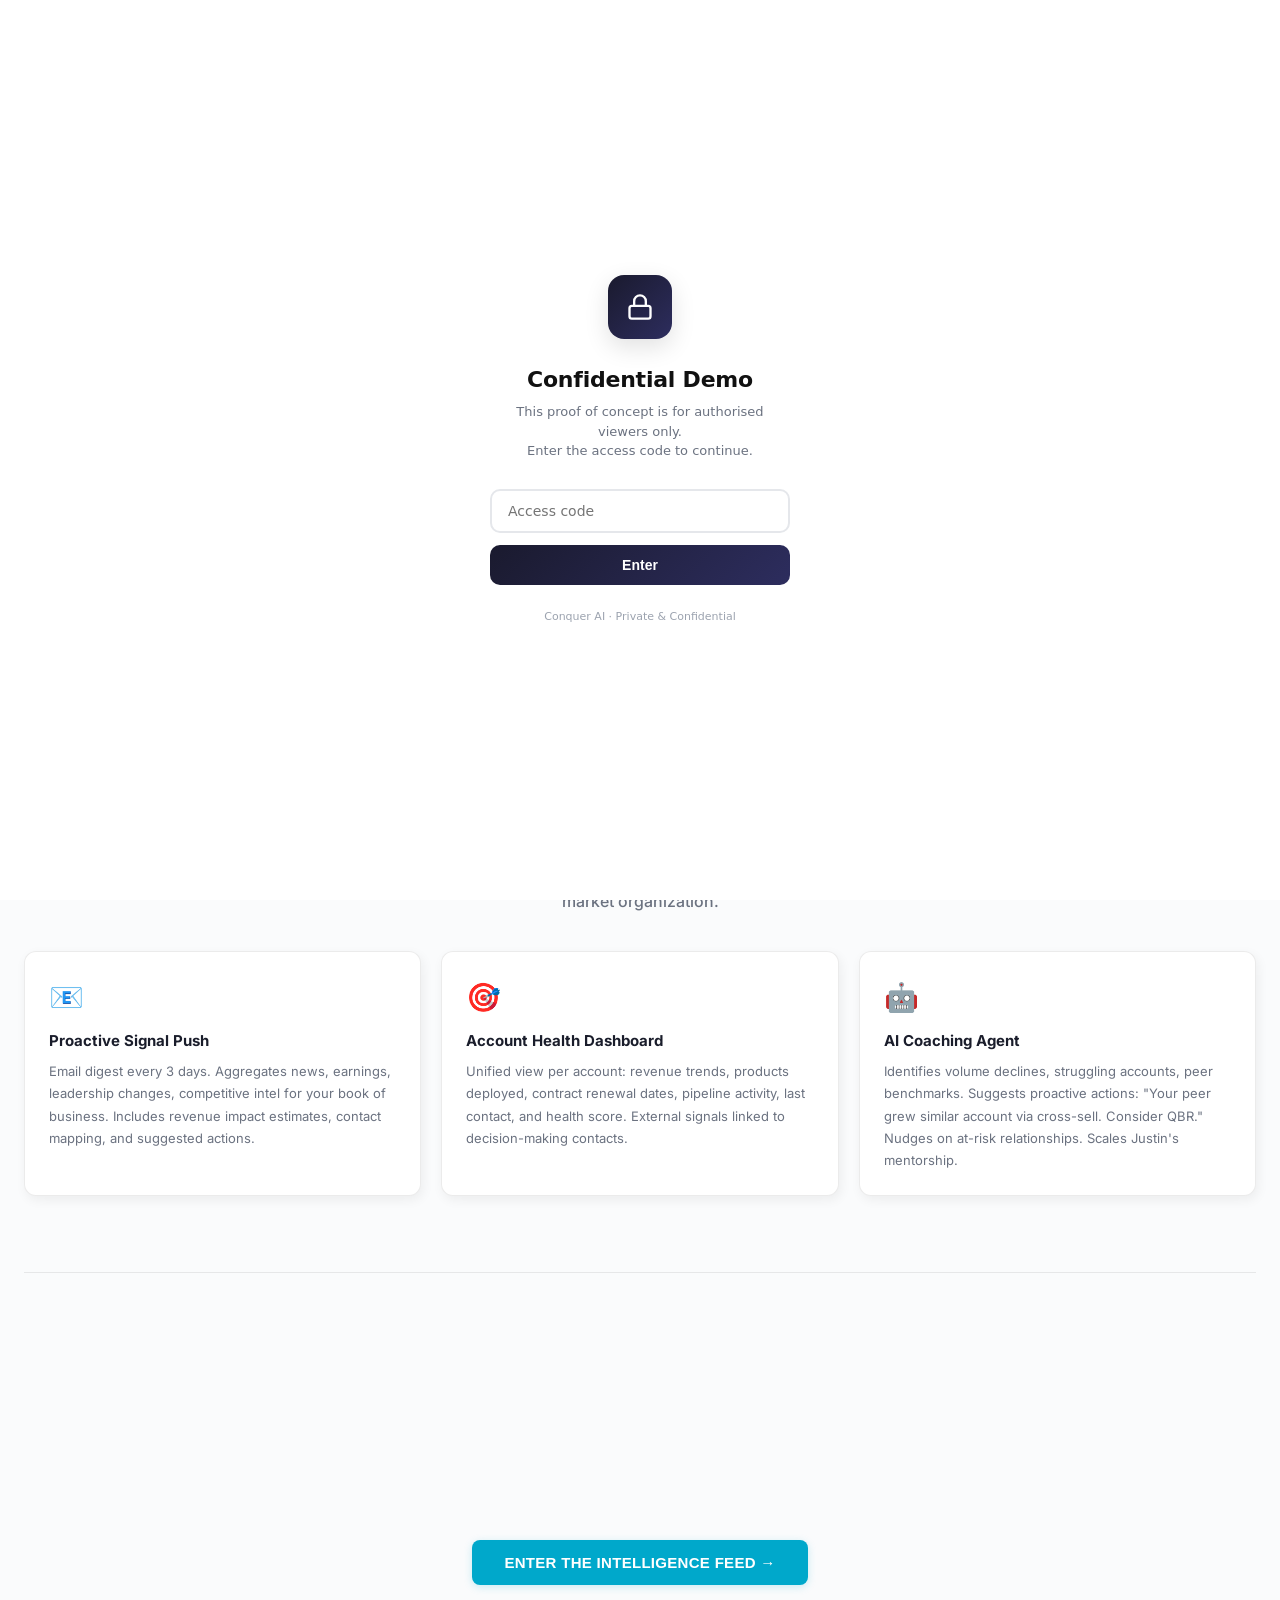
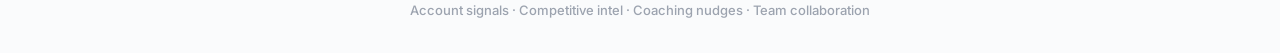
<file: index.html>
<!DOCTYPE html>
<html lang="en">
<head>
  <meta charset="UTF-8" />
  <meta name="viewport" content="width=device-width, initial-scale=1.0, maximum-scale=1.0" />
  <title>Sales Intelligence & AI Coaching — TransUnion</title>
  <link rel="icon" type="image/x-icon" href="https://www.transunion.com/etc.clientlibs/transunion/clientlibs/clientlib-trubrand/resources/images/favicons/favicon.ico" />
  <link rel="preconnect" href="https://fonts.googleapis.com" />
  <link href="https://fonts.googleapis.com/css2?family=Inter:wght@400;500;600;700&family=JetBrains+Mono:wght@400;600&display=swap" rel="stylesheet" />
  <style>
*,*::before,*::after{box-sizing:border-box;margin:0;padding:0}
html{scroll-behavior:smooth}
:root{
  --bg-light:#FAFBFC;
  --bg-dark:#0F1119;
  --s1-light:#FFFFFF;
  --s1-dark:#1A1F2E;
  --s2-light:#F5F6F8;
  --s2-dark:#252D3D;
  --s3-light:#EAECF0;
  --s3-dark:#3A424F;
  --bd-light:rgba(0,0,0,0.08);
  --bd-dark:rgba(255,255,255,0.08);
  --bdh-light:rgba(0,0,0,0.12);
  --bdh-dark:rgba(255,255,255,0.12);
  --tu:#00A8CB;
  --tud:#007A95;
  --tul:#33BCDA;
  --tut:rgba(0,168,203,0.08);
  --tug:rgba(0,168,203,0.15);
  --t1-light:#1A1D2B;
  --t1-dark:#FFFFFF;
  --t2-light:#6B7280;
  --t2-dark:#A0A9B8;
  --t3-light:#9CA3AF;
  --t3-dark:#6B7280;
  --ok:#10B981;
  --okt:rgba(16,185,129,0.08);
  --al:#F59E0B;
  --alt:rgba(245,158,11,0.08);
  --er:#EF4444;
  --ert:rgba(239,68,68,0.08);
  --r:12px;
  --rs:8px;
  --nh:60px;
  --sh-light:2px 4px 12px rgba(0,0,0,0.06);
  --sh-dark:0 4px 16px rgba(0,0,0,0.3);
  --bg:var(--bg-light);
  --s1:var(--s1-light);
  --s2:var(--s2-light);
  --s3:var(--s3-light);
  --bd:var(--bd-light);
  --bdh:var(--bdh-light);
  --t1:var(--t1-light);
  --t2:var(--t2-light);
  --t3:var(--t3-light);
  --sh:var(--sh-light);
}
html.dark {
  --bg:var(--bg-dark);
  --s1:var(--s1-dark);
  --s2:var(--s2-dark);
  --s3:var(--s3-dark);
  --bd:var(--bd-dark);
  --bdh:var(--bdh-dark);
  --t1:var(--t1-dark);
  --t2:var(--t2-dark);
  --t3:var(--t3-dark);
  --sh:var(--sh-dark);
}
html,body{min-height:100%;background:var(--bg);color:var(--t1);font-family:'Inter',system-ui,-apple-system,sans-serif;font-size:14px;line-height:1.5;-webkit-font-smoothing:antialiased;transition:background-color 300ms,color 300ms}
h1{font-size:24px;font-weight:700;letter-spacing:-.02em;color:var(--t1);text-shadow:0 1px 2px rgba(0,0,0,0.05)}
h2{font-size:15px;font-weight:700;letter-spacing:-.01em;color:var(--t1)}
.nav{position:fixed;top:0;left:0;right:0;height:var(--nh);background:var(--s1);backdrop-filter:blur(8px);-webkit-backdrop-filter:blur(8px);box-shadow:0 2px 8px rgba(0,0,0,0.1);border-bottom:1px solid var(--bd);display:flex;align-items:center;justify-content:space-between;padding:0 24px;z-index:100;gap:16px}
.nav-brand{display:flex;align-items:center;gap:12px;flex-shrink:0}
.nav-logo{height:24px;filter:none;transition:transform 200ms}
.nav-logo:hover{transform:scale(1.05)}
.nav-div{width:1px;height:24px;background:var(--bd);transition:background-color 300ms}
.nav-title{font-size:13px;font-weight:700;letter-spacing:.05em;text-transform:uppercase;color:var(--tu);font-family:monospace}
.nav-tabs{display:flex;gap:2px;overflow-x:auto;scrollbar-width:none}.nav-tabs::-webkit-scrollbar{display:none}
.nav-tab{padding:8px 14px;border-radius:var(--rs);font-size:13px;font-weight:500;color:var(--t2);cursor:pointer;border:none;background:transparent;white-space:nowrap;transition:all 200ms ease;display:flex;align-items:center;gap:8px;position:relative}
.nav-tab::after{content:"";position:absolute;bottom:-1px;left:0;right:0;height:2px;background:var(--tu);transform:scaleX(0);transform-origin:left;transition:transform 300ms cubic-bezier(.4,0,.2,1)}
.nav-tab:hover{color:var(--t1);background:var(--s2)}
.nav-tab.active{color:var(--tu);background:var(--tut);font-weight:600}
.nav-tab.active::after{transform:scaleX(1)}
.tcnt{background:var(--er);color:#fff;font-size:8px;font-weight:700;padding:2px 6px;border-radius:10px;font-family:monospace;min-width:18px;text-align:center;line-height:1;animation:pulse-badge 2s ease-in-out infinite;display:inline-block}
.tcnt.m{background:var(--s3);color:var(--t3);animation:none}
@keyframes pulse-badge{0%,100%{transform:scale(1);opacity:1}50%{transform:scale(1.1);opacity:0.8}}
.nav-r{display:flex;align-items:center;gap:10px;flex-shrink:0}
.nav-badge{font-size:10px;font-weight:600;letter-spacing:.07em;text-transform:uppercase;color:var(--tu);background:var(--tut);border:1px solid rgba(0,168,203,.2);border-radius:6px;padding:4px 10px;font-family:monospace;transition:all 200ms}
.theme-toggle{width:36px;height:36px;border-radius:var(--rs);border:1px solid var(--bd);background:var(--s2);color:var(--t2);cursor:pointer;display:flex;align-items:center;justify-content:center;font-size:16px;transition:all 200ms}
.theme-toggle:hover{border-color:var(--tu);color:var(--tu);background:var(--tut)}
.btn-ic{width:36px;height:36px;border-radius:var(--rs);border:1px solid var(--bd);background:var(--s2);color:var(--t2);cursor:pointer;display:flex;align-items:center;justify-content:center;font-size:16px;transition:all 200ms;position:relative;overflow:hidden}
.btn-ic::before{content:"";position:absolute;top:50%;left:50%;width:0;height:0;background:rgba(0,168,203,0.2);border-radius:50%;transform:translate(-50%,-50%);transition:width 600ms,height 600ms}
.btn-ic:active::before{width:100px;height:100px}
.btn-ic:hover{border-color:var(--tu);color:var(--tu);background:var(--tut)}
.main{margin-top:var(--nh);min-height:calc(100vh - var(--nh));background:var(--bg)}
.view{display:none;animation:fade-in 400ms ease-out forwards}
.view.active{display:block}
@keyframes fade-in{from{opacity:0;transform:translateY(10px)}to{opacity:1;transform:translateY(0)}}
.wrap{padding:32px 24px;max-width:1280px;margin:0 auto}
.ph{margin-bottom:28px;animation:fade-in 600ms ease-out}
.ph h1{margin-bottom:8px;color:var(--t1)}
.ph p{color:var(--t2);font-size:14px;font-weight:500}
.metrics{display:grid;grid-template-columns:repeat(auto-fit,minmax(160px,1fr));gap:16px;margin-bottom:32px}
.mc{background:var(--s1);border:1px solid var(--bd);border-radius:var(--r);padding:20px;box-shadow:var(--sh);transition:all 300ms cubic-bezier(.4,0,.2,1);animation:card-enter 600ms ease-out backwards;transform-origin:top center}
.mc:nth-child(1){animation-delay:100ms}
.mc:nth-child(2){animation-delay:150ms}
.mc:nth-child(3){animation-delay:200ms}
.mc:nth-child(4){animation-delay:250ms}
@keyframes card-enter{from{opacity:0;transform:translateY(20px)}to{opacity:1;transform:translateY(0)}}
.mc:hover{border-color:var(--bdh);box-shadow:0 12px 24px rgba(0,168,203,0.15);transform:translateY(-4px)}
.mv{font-size:32px;font-weight:700;letter-spacing:-.03em;line-height:1;margin-bottom:8px;color:var(--t1);font-feature-settings:"tnum" 1;font-variant-numeric:tabular-nums}
.mv-counter{display:inline-block}
.ml{font-size:12px;color:var(--t2);font-weight:500;transition:color 300ms}
.ms{font-size:11px;color:var(--t3);margin-top:6px;font-family:monospace;font-weight:400}
.mc.cr .mv{color:var(--er)}
.mc.ok .mv{color:var(--ok)}
.mc.tu .mv{color:var(--tu)}
.mc.al .mv{color:var(--al)}
.sh{display:flex;align-items:center;justify-content:space-between;margin-bottom:16px;flex-wrap:wrap;gap:16px;animation:fade-in 700ms ease-out}
.sh h2{margin:0;color:var(--t1)}
.frow{display:flex;gap:8px;flex-wrap:wrap}
.fb{padding:6px 14px;border-radius:20px;border:1px solid var(--bd);background:transparent;color:var(--t2);font-size:12px;font-weight:500;cursor:pointer;transition:all 200ms cubic-bezier(.4,0,.2,1);white-space:nowrap;position:relative;overflow:hidden}
.fb::before{content:"";position:absolute;inset:0;background:var(--tut);opacity:0;transition:opacity 300ms}
.fb:hover{border-color:var(--tu);color:var(--tu);background:var(--tut)}
.fb.active{background:var(--tu);border-color:var(--tu);color:#fff;font-weight:600;box-shadow:0 4px 12px rgba(0,168,203,0.3)}
.alist{display:flex;flex-direction:column;gap:10px}
.ar{background:var(--s1);border:1px solid var(--bd);border-radius:var(--r);padding:16px 18px;cursor:pointer;transition:all 300ms cubic-bezier(.4,0,.2,1);display:grid;grid-template-columns:10px 1fr auto auto;align-items:center;gap:14px;box-shadow:var(--sh);animation:list-enter 400ms ease-out backwards}
.ar:nth-child(1){animation-delay:100ms}
.ar:nth-child(2){animation-delay:150ms}
.ar:nth-child(3){animation-delay:200ms}
.ar:nth-child(4){animation-delay:250ms}
.ar:nth-child(5){animation-delay:300ms}
.ar:nth-child(6){animation-delay:350ms}
.ar:nth-child(7){animation-delay:400ms}
.ar:nth-child(n+8){animation-delay:450ms}
@keyframes list-enter{from{opacity:0;transform:translateX(-20px)}to{opacity:1;transform:translateX(0)}}
.ar:hover{border-color:var(--tu);box-shadow:0 8px 20px rgba(0,168,203,0.2);transform:translateY(-2px)}
.pdot{width:10px;height:10px;border-radius:50%;flex-shrink:0;box-shadow:0 0 8px currentColor;animation:pulse-dot 3s ease-in-out infinite}
.pdot.critical{animation:pulse-dot-fast 2s ease-in-out infinite}
@keyframes pulse-dot{0%,100%{opacity:1;transform:scale(1)}50%{opacity:0.6;transform:scale(1.1)}}
@keyframes pulse-dot-fast{0%,100%{opacity:1;transform:scale(1)}50%{opacity:0.5;transform:scale(1.15)}}
.aid{font-size:11px;font-weight:600;color:var(--t3);font-family:monospace;letter-spacing:.03em;margin-bottom:3px}
.atype{font-weight:700;font-size:14px;margin-bottom:4px;color:var(--t1)}
.ameta{font-size:12px;color:var(--t2);font-weight:500}
.abadges{display:flex;gap:8px;align-items:center;flex-wrap:wrap;justify-content:flex-end}
.atime{font-size:12px;color:var(--t3);font-family:monospace;font-weight:500;white-space:nowrap}
.badge{font-size:9px;font-weight:700;letter-spacing:.06em;text-transform:uppercase;padding:4px 10px;border-radius:6px;font-family:monospace;white-space:nowrap;display:inline-block;transition:all 200ms;animation:badge-in 400ms ease-out backwards}
.badge:nth-child(1){animation-delay:0ms}
.badge:nth-child(2){animation-delay:100ms}
.badge:nth-child(3){animation-delay:200ms}
@keyframes badge-in{from{opacity:0;scale:0.8}to{opacity:1;scale:1}}
.empty{text-align:center;padding:80px 24px;color:var(--t3);font-size:14px;animation:fade-in 500ms ease-out}
.empty-icon{font-size:48px;margin-bottom:16px;display:block;animation:float 3s ease-in-out infinite}
@keyframes float{0%,100%{transform:translateY(0)}50%{transform:translateY(-8px)}}
.dv{padding:32px 24px;max-width:900px;margin:0 auto;animation:fade-in 400ms ease-out}
.back{display:inline-flex;align-items:center;gap:6px;font-size:13px;color:var(--t2);background:none;border:none;cursor:pointer;padding:0;margin-bottom:28px;transition:all 200ms;font-weight:500}
.back:hover{color:var(--tu);transform:translateX(-4px)}
.dh{display:flex;align-items:flex-start;justify-content:space-between;gap:20px;margin-bottom:28px;flex-wrap:wrap}
.dm{display:flex;gap:8px;flex-wrap:wrap;margin-top:10px}
.sgrid{display:grid;grid-template-columns:repeat(auto-fill,minmax(160px,1fr));gap:12px;margin-bottom:28px}
.sc2{background:var(--s1);border:1px solid var(--bd);border-radius:var(--rs);padding:14px;box-shadow:var(--sh);transition:all 300ms;animation:signal-card-in 500ms ease-out backwards;cursor:default}
.sc2:nth-child(1){animation-delay:100ms}
.sc2:nth-child(2){animation-delay:150ms}
.sc2:nth-child(3){animation-delay:200ms}
.sc2:nth-child(4){animation-delay:250ms}
.sc2:nth-child(5){animation-delay:300ms}
.sc2:nth-child(6){animation-delay:350ms}
@keyframes signal-card-in{from{opacity:0;transform:scale(0.95)}to{opacity:1;transform:scale(1)}}
.sc2:hover{border-color:var(--tu);box-shadow:0 4px 16px rgba(0,168,203,0.12)}
.sk{font-size:10px;color:var(--t3);font-family:monospace;text-transform:uppercase;letter-spacing:.06em;margin-bottom:4px;font-weight:600}
.sv{font-size:14px;font-weight:700;font-family:monospace;color:var(--t1);font-feature-settings:"tnum" 1;font-variant-numeric:tabular-nums}
.rat{background:var(--tut);border-left:4px solid var(--tu);border-radius:var(--rs);padding:14px 16px;font-size:13px;line-height:1.7;margin-bottom:16px;color:var(--t1);font-weight:500;animation:fade-in 500ms ease-out}
.acbox{background:var(--okt);border:1px solid rgba(16,185,129,.2);border-radius:var(--rs);padding:14px 16px;margin-bottom:16px;animation:fade-in 500ms ease-out}
.acbox .alb{font-size:9px;font-weight:700;color:var(--ok);font-family:monospace;text-transform:uppercase;letter-spacing:.08em;margin-bottom:6px}
.acbox p{font-size:14px;font-weight:600;color:var(--t1);margin:0;line-height:1.6}
.dbar{background:var(--s1);border:1px solid var(--bd);border-radius:var(--r);padding:20px;display:flex;align-items:center;justify-content:space-between;gap:16px;flex-wrap:wrap;box-shadow:var(--sh);animation:fade-in 600ms ease-out;transition:all 300ms}
.btn{padding:10px 22px;border-radius:var(--rs);font-size:13px;font-weight:700;cursor:pointer;border:none;transition:all 200ms cubic-bezier(.4,0,.2,1);display:inline-flex;align-items:center;gap:6px;text-transform:uppercase;letter-spacing:.02em;position:relative;overflow:hidden}
.btn::before{content:"";position:absolute;top:50%;left:50%;width:0;height:0;background:rgba(255,255,255,0.2);border-radius:50%;transform:translate(-50%,-50%);transition:width 600ms,height 600ms}
.btn:active::before{width:300px;height:300px}
.btn:disabled{opacity:.5;cursor:not-allowed}
.b-cl{background:var(--tu);color:#fff;box-shadow:0 2px 8px rgba(0,168,203,0.2)}
.b-cl:hover:not(:disabled){background:var(--tud);box-shadow:0 6px 16px rgba(0,168,203,0.4);transform:translateY(-2px)}
.b-ok{background:var(--ok);color:#fff;box-shadow:0 2px 8px rgba(16,185,129,0.2)}
.b-ok:hover:not(:disabled){background:#059669;box-shadow:0 6px 16px rgba(16,185,129,0.4);transform:translateY(-2px)}
.b-cn{background:var(--s2);color:var(--t2);border:1px solid var(--bd);box-shadow:0 1px 4px rgba(0,0,0,0.04)}
.b-cn:hover{border-color:var(--tu);color:var(--tu);background:var(--tut);box-shadow:0 4px 12px rgba(0,168,203,0.2);transform:translateY(-2px)}
.tow{position:fixed;bottom:24px;right:24px;display:flex;flex-direction:column;gap:8px;pointer-events:none;z-index:150}
.toast{background:var(--s1);border:1px solid var(--bd);border-radius:var(--rs);padding:12px 16px;font-size:12px;font-weight:600;color:var(--t1);box-shadow:0 8px 24px rgba(0,0,0,0.12);pointer-events:auto;animation:toast-in 400ms cubic-bezier(.34,.1,.68,.55) forwards;font-family:'Inter',system-ui;white-space:nowrap;max-width:320px;display:flex;align-items:center;gap:10px;position:relative;overflow:hidden}
@keyframes toast-in{from{opacity:0;transform:translateX(400px) translateY(0)}to{opacity:1;transform:translateX(0)}}
.toast::before{content:"";position:absolute;bottom:0;left:0;height:2px;background:var(--tu);animation:toast-progress 3s linear forwards}
@keyframes toast-progress{from{width:100%}to{width:0}}
.toast.ok{border-color:var(--ok);background:linear-gradient(135deg,rgba(16,185,129,0.1) 0%,var(--s1) 100%)}
.toast.ok::before{background:var(--ok)}
.toast.in{border-color:var(--tu);background:linear-gradient(135deg,rgba(0,168,203,0.1) 0%,var(--s1) 100%)}
.toast.in::before{background:var(--tu)}
.kbd-hint{position:fixed;bottom:24px;left:24px;font-size:11px;color:var(--t3);background:var(--s1);border:1px solid var(--bd);border-radius:var(--rs);padding:8px 12px;font-family:monospace;cursor:pointer;transition:all 200ms;z-index:50}
.kbd-hint:hover{border-color:var(--tu);color:var(--tu);background:var(--tut)}

/* Overview Cards */
.overview-headline{margin-bottom:56px;animation:slideUp 0.5s ease-out}
.overview-overline{font-size:12px;font-weight:700;letter-spacing:1px;color:var(--tu);text-transform:uppercase;margin-bottom:16px;opacity:0.9}
.overview-h1{font-size:48px;font-weight:800;color:var(--t1);line-height:1.1;margin-bottom:20px;letter-spacing:-1px}
.overview-sub{font-size:16px;color:var(--t3);line-height:1.7;max-width:680px;font-weight:400}
.problem-cards{display:grid;grid-template-columns:repeat(auto-fit,minmax(300px,1fr));gap:24px;margin-bottom:56px}
.problem-card{background:var(--s1);padding:28px;border:1px solid var(--bd);border-radius:12px;box-shadow:var(--sh);transition:all 0.3s ease-out;position:relative;overflow:hidden;animation:slideUp 0.5s ease-out backwards}
.problem-card::before{content:'';position:absolute;top:0;left:0;right:0;bottom:0;background:linear-gradient(135deg,rgba(0,168,203,0.05),transparent);opacity:0;transition:opacity 0.3s ease-out}
.problem-card:nth-child(1){animation-delay:0.1s}
.problem-card:nth-child(2){animation-delay:0.15s}
.problem-card:nth-child(3){animation-delay:0.2s}
.problem-card:hover{border-color:var(--tu);box-shadow:0 16px 40px rgba(0,168,203,0.15);transform:translateY(-6px)}
.problem-card:hover::before{opacity:1}
.problem-card-icon{width:32px;height:32px;color:var(--tu);margin-bottom:16px;display:block;transition:transform 0.3s ease-out}
.problem-card:hover .problem-card-icon{transform:scale(1.15) rotate(5deg)}
.problem-card-title{font-size:17px;font-weight:700;color:var(--t1);margin-bottom:12px}
.problem-card-body{font-size:14px;color:var(--t3);line-height:1.6}
.case-callout{background:linear-gradient(135deg,rgba(0,168,203,0.08),rgba(51,188,218,0.04));border:2px solid var(--tu);border-radius:12px;padding:28px;margin-bottom:40px;backdrop-filter:blur(8px);box-shadow:0 8px 24px rgba(0,168,203,0.1);animation:slideUp 0.5s ease-out 0.35s backwards}
.case-callout-label{font-size:12px;font-weight:700;letter-spacing:1px;color:var(--tu);text-transform:uppercase;margin-bottom:12px;opacity:0.9}
.case-callout-text{font-size:16px;color:var(--t2);line-height:1.7}
.problem-cta{display:flex;flex-direction:column;align-items:center;gap:16px;animation:slideUp 0.5s ease-out 0.4s backwards}
.problem-cta-sub{font-size:13px;color:var(--t3);font-weight:500}
@keyframes slideUp{from{opacity:0;transform:translateY(24px)}to{opacity:1;transform:translateY(0)}}

/* Coaching Hub */
.coach-grid{display:grid;grid-template-columns:2fr 1fr;gap:24px}
.coach-perf{background:var(--s1);border:1px solid var(--bd);border-radius:var(--r);padding:32px;box-shadow:var(--sh);animation:fade-in 500ms ease-out}
.coach-score{font-size:28px;font-weight:800;color:var(--tu);margin-bottom:8px}
.coach-ring{width:120px;height:120px;border-radius:50%;background:conic-gradient(var(--tu) 0deg,var(--tu) 280deg,var(--s2) 280deg);display:flex;align-items:center;justify-content:center;margin:20px 0}
.coach-ring-val{font-size:32px;font-weight:800;color:var(--t1)}
.coach-cards{display:flex;flex-direction:column;gap:16px;margin-top:24px}
.coach-card{background:var(--s1);border-left:4px solid var(--tu);border-radius:var(--rs);padding:16px;box-shadow:var(--sh);animation:card-enter 500ms ease-out backwards}
.coach-card:nth-child(1){animation-delay:200ms}
.coach-card:nth-child(2){animation-delay:250ms}
.coach-card:nth-child(3){animation-delay:300ms}
.coach-title{font-weight:700;font-size:13px;color:var(--t1);margin-bottom:6px}
.coach-body{font-size:12px;color:var(--t2);line-height:1.6}
.coach-peer{background:var(--s1);border:1px solid var(--bd);border-radius:var(--r);padding:20px;box-shadow:var(--sh);animation:fade-in 600ms ease-out}
.coach-chart{display:flex;align-items:flex-end;gap:12px;height:160px;margin:24px 0}
.coach-bar{flex:1;background:var(--tut);border-radius:4px 4px 0 0;position:relative;transition:all 200ms}
.coach-bar:hover{background:var(--tu)}
.coach-bar-label{position:absolute;bottom:-24px;left:0;right:0;font-size:11px;text-align:center;color:var(--t2);font-weight:600;white-space:nowrap}
.coach-bar-value{position:absolute;top:-24px;left:0;right:0;font-size:12px;text-align:center;color:var(--t1);font-weight:700}

/* AI CHATBOT */
.ai-chat{background:var(--s1);border:1px solid var(--bd);border-radius:var(--r);box-shadow:var(--sh);display:flex;flex-direction:column;height:520px;animation:fade-in 500ms ease-out;overflow:hidden}
.ai-chat-header{padding:16px 20px;border-bottom:1px solid var(--bd);display:flex;align-items:center;gap:12px;flex-shrink:0;background:linear-gradient(135deg,rgba(0,120,212,0.06),rgba(98,100,167,0.06))}
.ai-chat-header .chat-icon{width:36px;height:36px;border-radius:50%;background:linear-gradient(135deg,#0078D4,#6264A7);display:flex;align-items:center;justify-content:center;color:#FFF;font-size:16px;flex-shrink:0;box-shadow:0 2px 8px rgba(0,120,212,0.25)}
.ai-chat-header .chat-info{flex:1}
.ai-chat-header .chat-name{font-size:14px;font-weight:700;color:var(--t1)}
.ai-chat-header .chat-status{font-size:11px;color:var(--ok);font-weight:500;display:flex;align-items:center;gap:4px}
.ai-chat-header .chat-status::before{content:'';width:6px;height:6px;border-radius:50%;background:var(--ok);display:inline-block}
.ai-chat-messages{flex:1;overflow-y:auto;padding:16px 16px 8px;display:flex;flex-direction:column;gap:12px;scroll-behavior:smooth}
.ai-chat-msg{display:flex;gap:10px;animation:fadeInUp 300ms ease-out}
.ai-chat-msg.user{flex-direction:row-reverse}
.ai-chat-msg .cm-avatar{width:28px;height:28px;border-radius:50%;display:flex;align-items:center;justify-content:center;font-size:10px;font-weight:700;color:#FFF;flex-shrink:0}
.ai-chat-msg .cm-avatar.bot{background:linear-gradient(135deg,#0078D4,#6264A7)}
.ai-chat-msg .cm-avatar.user{background:linear-gradient(135deg,#3B82F6,#2563EB)}
.ai-chat-msg .cm-bubble{max-width:82%;padding:10px 14px;border-radius:12px;font-size:13px;line-height:1.6;color:var(--t1)}
.ai-chat-msg:not(.user) .cm-bubble{background:var(--s2);border-bottom-left-radius:4px}
.ai-chat-msg.user .cm-bubble{background:linear-gradient(135deg,#0078D4,#005A9E);color:#FFF;border-bottom-right-radius:4px}
.ai-chat-msg .cm-actions{display:flex;gap:6px;margin-top:8px;flex-wrap:wrap}
.ai-chat-msg .cm-action-btn{padding:4px 10px;background:var(--s1);border:1px solid var(--bd);border-radius:6px;font-size:11px;font-weight:600;color:var(--tu);cursor:pointer;transition:all 150ms}
.ai-chat-msg .cm-action-btn:hover{background:var(--tu);color:#FFF;border-color:var(--tu)}
.ai-chat-typing{display:flex;gap:10px;align-items:center;padding:4px 0}
.ai-chat-typing .ct-dots{display:flex;gap:3px;padding:8px 14px;background:var(--s2);border-radius:12px}
.ai-chat-typing .ct-dot{width:6px;height:6px;border-radius:50%;background:var(--t3);animation:typingBounce 1.4s infinite}
.ai-chat-typing .ct-dot:nth-child(2){animation-delay:.2s}
.ai-chat-typing .ct-dot:nth-child(3){animation-delay:.4s}
.ai-chat-suggestions{display:flex;gap:8px;flex-wrap:wrap;padding:8px 16px;border-top:1px solid var(--bd);flex-shrink:0;background:var(--s2)}
.ai-chat-suggestions .cs-chip{padding:6px 12px;background:var(--s1);border:1px solid var(--bd);border-radius:20px;font-size:11px;color:var(--tu);font-weight:500;cursor:pointer;transition:all 150ms;white-space:nowrap}
.ai-chat-suggestions .cs-chip:hover{background:var(--tu);color:#FFF;border-color:var(--tu);transform:translateY(-1px);box-shadow:0 2px 6px rgba(0,120,212,0.15)}
.ai-chat-input{display:flex;gap:8px;padding:12px 16px;border-top:1px solid var(--bd);flex-shrink:0;align-items:center}
.ai-chat-input input{flex:1;border:1px solid var(--bd);border-radius:8px;padding:9px 14px;font-size:13px;font-family:inherit;color:var(--t1);background:var(--s1);outline:none;transition:border-color 200ms}
.ai-chat-input input:focus{border-color:var(--tu);box-shadow:0 0 0 2px rgba(0,120,212,0.1)}
.ai-chat-input input::placeholder{color:var(--t3)}
.ai-chat-input .send{width:34px;height:34px;border:none;background:var(--tu);color:#FFF;border-radius:8px;cursor:pointer;display:flex;align-items:center;justify-content:center;transition:all 150ms;flex-shrink:0}
.ai-chat-input .send:hover{background:#005A9E;transform:scale(1.05)}
.ai-chat-input .send:disabled{opacity:0.4;cursor:not-allowed;transform:none}
.ai-chat-input .send svg{width:16px;height:16px}

/* Teams Styles — High Fidelity */
.teams-container{display:flex;height:calc(100vh - var(--nh));background:#FFFFFF;font-family:'Segoe UI','Inter',system-ui,sans-serif}

/* SIDEBAR */
.teams-sidebar{width:68px;background:#292929;display:flex;flex-direction:column;align-items:center;padding:12px 0;flex-shrink:0;gap:4px}
.teams-sidebar .ts-icon{width:44px;height:44px;border-radius:8px;display:flex;align-items:center;justify-content:center;cursor:pointer;transition:all 150ms;position:relative;color:#B3B3B3}
.teams-sidebar .ts-icon:hover{background:rgba(255,255,255,0.1);color:#FFF}
.teams-sidebar .ts-icon.active{background:#6264A7;color:#FFF;border-radius:8px}
.teams-sidebar .ts-icon svg{width:22px;height:22px}
.teams-sidebar .ts-icon .ts-badge{position:absolute;top:2px;right:2px;min-width:16px;height:16px;background:#E74C3C;color:#FFF;font-size:9px;font-weight:700;border-radius:10px;display:flex;align-items:center;justify-content:center;padding:0 4px;border:2px solid #292929}
.teams-sidebar .ts-divider{width:28px;height:1px;background:rgba(255,255,255,0.12);margin:8px 0}

/* CHANNEL LIST */
.teams-channels{width:240px;background:#F5F5F5;border-right:1px solid #E8E8E8;display:flex;flex-direction:column;flex-shrink:0}
.teams-channels .tc-header{padding:14px 16px;display:flex;align-items:center;justify-content:space-between;border-bottom:1px solid #E8E8E8}
.teams-channels .tc-org{display:flex;align-items:center;gap:10px}
.teams-channels .tc-org-icon{width:28px;height:28px;background:linear-gradient(135deg,#0078D4,#005A9E);border-radius:4px;display:flex;align-items:center;justify-content:center;color:#FFF;font-size:13px;font-weight:700}
.teams-channels .tc-org-name{font-size:14px;font-weight:600;color:#424242}
.teams-channels .tc-section{padding:12px 0}
.teams-channels .tc-section-title{padding:4px 16px;font-size:11px;font-weight:600;text-transform:uppercase;color:#9CA3AF;letter-spacing:0.5px}
.teams-channels .tc-item{padding:6px 16px;font-size:13px;color:#424242;cursor:pointer;transition:all 150ms;display:flex;align-items:center;gap:8px}
.teams-channels .tc-item:hover{background:#EBEBEB}
.teams-channels .tc-item.active{background:rgba(98,100,167,0.12);color:#6264A7;font-weight:600}
.teams-channels .tc-item .tc-hash{font-weight:700;color:#9CA3AF;font-size:14px;width:16px}
.teams-channels .tc-item.active .tc-hash{color:#6264A7}
.teams-channels .tc-unread{margin-left:auto;min-width:18px;height:18px;background:#E74C3C;color:#FFF;font-size:10px;font-weight:700;border-radius:10px;display:flex;align-items:center;justify-content:center;padding:0 5px}
.teams-channels .tc-muted{margin-left:auto;font-size:10px;color:#B0B0B0;font-style:italic}

/* MAIN CONTENT */
.teams-main{flex:1;display:flex;flex-direction:column;background:#FFFFFF;min-width:0}
.teams-header{background:#FFFFFF;border-bottom:1px solid #E8E8E8;padding:0 24px}
.teams-header-top{display:flex;align-items:center;justify-content:space-between;padding:12px 0 0}
.teams-header-left{display:flex;align-items:center;gap:12px}
.teams-channel-name{font-size:16px;font-weight:600;color:#242424}
.teams-member-count{font-size:12px;color:#6B7280;font-weight:400}
.teams-header-right{display:flex;gap:4px;align-items:center}
.teams-icon-btn{width:32px;height:32px;border:none;background:transparent;color:#6B7280;cursor:pointer;font-size:16px;border-radius:4px;transition:all 150ms;display:flex;align-items:center;justify-content:center}
.teams-icon-btn:hover{background:#F0F0F0;color:#242424}
.teams-icon-btn svg{width:18px;height:18px;stroke:currentColor;fill:none;stroke-width:2}
.teams-tabs{display:flex;gap:0;padding-top:8px}
.teams-tab{padding:8px 16px;font-size:13px;color:#6B7280;cursor:pointer;border-bottom:2px solid transparent;transition:all 150ms;font-weight:500}
.teams-tab:hover{color:#242424}
.teams-tab.active{color:#6264A7;border-bottom-color:#6264A7;font-weight:600}

/* MESSAGES */
.teams-messages{flex:1;overflow-y:auto;padding:16px 24px 8px;display:flex;flex-direction:column;background:#FFFFFF;gap:0}
.teams-message-group{display:flex;gap:12px;padding:8px 0;opacity:0;transform:translateY(12px);transition:opacity 400ms ease,transform 400ms ease}
.teams-message-group.visible{opacity:1;transform:translateY(0)}
.teams-message-group:hover{background:#F5F5F5;border-radius:6px;margin:0 -8px;padding:8px}

/* AVATARS */
.teams-avatar{width:40px;height:40px;border-radius:50%;display:flex;align-items:center;justify-content:center;font-weight:700;font-size:14px;color:white;flex-shrink:0;position:relative}
.teams-avatar.bot{background:linear-gradient(135deg,#6264A7,#8B8EC7);box-shadow:0 2px 8px rgba(98,100,167,0.3)}
.teams-avatar .presence{position:absolute;bottom:0;right:0;width:12px;height:12px;border-radius:50%;border:2px solid #FFF;background:#31A24C}
.teams-avatar .presence.busy{background:#C4314B}
.teams-avatar .presence.away{background:#FFAA44}

/* MESSAGE CONTENT */
.teams-content{flex:1;min-width:0}
.teams-message-header{display:flex;align-items:center;gap:8px;margin-bottom:3px}
.teams-sender{font-weight:600;font-size:13px;color:#242424}
.teams-badge{display:inline-flex;align-items:center;padding:1px 6px;background:#6264A7;color:white;font-size:9px;font-weight:700;border-radius:3px;text-transform:uppercase;letter-spacing:0.5px}
.teams-timestamp{font-size:11px;color:#9CA3AF;font-family:'DM Mono',monospace}
.teams-message-text{font-size:14px;color:#242424;line-height:1.6;word-wrap:break-word}

/* REACTIONS */
.teams-reactions{display:flex;gap:6px;margin-top:6px;flex-wrap:wrap}
.teams-reaction{display:inline-flex;align-items:center;gap:4px;padding:2px 8px;background:#F0F0F0;border:1px solid #E0E0E0;border-radius:12px;font-size:12px;cursor:pointer;transition:all 150ms}
.teams-reaction:hover{background:#E0E0F0;border-color:#6264A7}
.teams-reaction .r-count{font-weight:600;color:#6264A7;font-size:11px}

/* THREAD INDICATOR */
.teams-thread{display:flex;align-items:center;gap:8px;margin-top:6px;padding:4px 0;cursor:pointer}
.teams-thread .thread-avatars{display:flex}
.teams-thread .thread-avatars .t-av{width:20px;height:20px;border-radius:50%;display:flex;align-items:center;justify-content:center;font-size:8px;font-weight:700;color:#FFF;margin-left:-6px;border:2px solid #FFF}
.teams-thread .thread-avatars .t-av:first-child{margin-left:0}
.teams-thread .thread-count{font-size:12px;color:#6264A7;font-weight:600}
.teams-thread .thread-count:hover{text-decoration:underline}

/* ADAPTIVE CARDS */
.teams-adaptive-card{background:#F8F8F8;border:1px solid #E8E8E8;border-left:4px solid #6264A7;border-radius:6px;padding:14px 16px;margin-top:6px;font-size:12px;box-shadow:0 1px 3px rgba(0,0,0,0.04)}
.teams-adaptive-card.coaching-card{border-left-color:#10B981;background:#F0FDF4}
.teams-adaptive-card.competitive-card{border-left-color:#F59E0B;background:#FFFBEB}
.teams-adaptive-card.confirm-card{border-left-color:#10B981;background:#F0FDF4}
.teams-card-title{font-weight:700;color:#242424;margin-bottom:10px;font-size:14px;display:flex;align-items:center;gap:8px}
.teams-card-table{width:100%;border-collapse:collapse;margin:8px 0;font-size:12px}
.teams-card-table tr{border-bottom:1px solid #EFEFEF}
.teams-card-table tr:last-child{border-bottom:none}
.teams-card-table td{padding:7px 8px;color:#6B7280}
.teams-card-table td:first-child{font-weight:600;width:38%;color:#242424}
.teams-card-actions{display:flex;gap:8px;margin-top:10px;flex-wrap:wrap}
.teams-action-btn{padding:5px 14px;border:1px solid #D0D0D0;background:white;color:#6264A7;border-radius:4px;font-size:11px;font-weight:600;cursor:pointer;transition:all 150ms;white-space:nowrap}
.teams-action-btn:hover{background:#6264A7;color:white;border-color:#6264A7;box-shadow:0 2px 6px rgba(98,100,167,0.2)}
.teams-action-btn.primary{background:#6264A7;color:#FFF;border-color:#6264A7}
.teams-action-btn.primary:hover{background:#4F5197}

/* TYPING INDICATOR */
.teams-typing-indicator{display:flex;gap:12px;padding:8px 0;align-items:center;opacity:0;transition:opacity 300ms}
.teams-typing-indicator.visible{opacity:1}
.teams-typing-indicator .typing-avatar{width:28px;height:28px;border-radius:50%;display:flex;align-items:center;justify-content:center;font-weight:700;font-size:10px;color:white;flex-shrink:0}
.teams-typing-bubble{display:flex;gap:4px;align-items:center;padding:6px 14px;background:#F0F0F0;border-radius:16px}
.teams-typing-dot{width:7px;height:7px;border-radius:50%;background:#9CA3AF;animation:typingBounce 1.4s infinite}
.teams-typing-dot:nth-child(2){animation-delay:0.2s}
.teams-typing-dot:nth-child(3){animation-delay:0.4s}
@keyframes typingBounce{0%,60%,100%{transform:translateY(0);opacity:0.5}30%{transform:translateY(-6px);opacity:1}}
.teams-typing-name{font-size:11px;color:#9CA3AF;font-weight:500;margin-left:4px}

/* NEW MESSAGES DIVIDER */
.teams-new-divider{display:flex;align-items:center;margin:16px 0;gap:12px;opacity:0;transition:opacity 400ms}
.teams-new-divider.visible{opacity:1}
.teams-new-divider .nd-line{flex:1;height:1px;background:#E74C3C}
.teams-new-divider .nd-dot{width:8px;height:8px;border-radius:50%;background:#E74C3C;animation:pulse 2s infinite}
@keyframes pulse{0%,100%{opacity:1;transform:scale(1)}50%{opacity:0.5;transform:scale(1.3)}}
.teams-new-divider .nd-label{font-size:11px;font-weight:700;color:#E74C3C;text-transform:uppercase;letter-spacing:0.5px;white-space:nowrap}

/* COMPOSE */
.teams-compose{background:#FFFFFF;border-top:1px solid #E8E8E8;padding:12px 24px 16px}
.teams-compose-box{border:1px solid #D0D0D0;border-radius:8px;overflow:hidden;transition:border-color 200ms}
.teams-compose-box:focus-within{border-color:#6264A7;box-shadow:0 0 0 2px rgba(98,100,167,0.15)}
.teams-compose-toolbar{display:flex;gap:2px;padding:6px 8px;border-bottom:1px solid #F0F0F0;background:#FAFAFA}
.teams-toolbar-btn{width:28px;height:28px;border:none;background:transparent;color:#6B7280;cursor:pointer;font-size:14px;border-radius:4px;transition:all 150ms;display:flex;align-items:center;justify-content:center}
.teams-toolbar-btn:hover{background:#E8E8E8;color:#6264A7}
.teams-toolbar-btn:disabled{opacity:0.4;cursor:not-allowed}
.teams-compose-input{width:100%;border:none;padding:10px 12px;font-size:13px;font-family:'Segoe UI','Inter',system-ui;color:#242424;resize:none;background:#FFF;outline:none;min-height:38px}
.teams-compose-input:disabled{background:#FAFAFA;cursor:not-allowed;opacity:0.6}
.teams-compose-input::placeholder{color:#B0B0B0}
.teams-compose-bottom{display:flex;align-items:center;justify-content:space-between;padding:6px 8px;background:#FAFAFA}
.teams-compose-bottom .send-btn{width:32px;height:32px;border:none;background:#6264A7;color:#FFF;border-radius:4px;cursor:pointer;display:flex;align-items:center;justify-content:center;opacity:0.4;transition:opacity 200ms}

/* SKELETON */
.skeleton-loading{background:linear-gradient(90deg,#EFEFEF 0%,#F8F8F8 50%,#EFEFEF 100%);background-size:200% 100%;animation:skeletonShimmer 1.5s infinite}
@keyframes skeletonShimmer{0%{background-position:200% 0}100%{background-position:-200% 0}}
.skeleton-msg{display:flex;gap:12px;margin-bottom:16px;padding:8px 0}
.skeleton-msg .sk-avatar{width:40px;height:40px;border-radius:50%;flex-shrink:0}
.skeleton-msg .sk-lines{flex:1;display:flex;flex-direction:column;gap:8px}
.skeleton-msg .sk-line{height:12px;border-radius:4px}
.skeleton-msg .sk-line.short{width:40%}
.skeleton-msg .sk-line.medium{width:70%}
.skeleton-msg .sk-line.long{width:90%}

@media(max-width:768px){
  .nav{padding:0 16px}
  .wrap{padding:24px 16px}
  .metrics{grid-template-columns:repeat(auto-fit,minmax(140px,1fr));gap:12px}
  .nav-tabs{max-width:200px}
  .sh{flex-direction:column;align-items:flex-start}
  .ph h1{font-size:20px}
  .dh{flex-direction:column;align-items:flex-start}
  .sgrid{grid-template-columns:1fr}
  .coach-grid{grid-template-columns:1fr}
  .tow{bottom:16px;right:16px}
  .toast{max-width:calc(100vw - 32px)}
}
  </style>
</head>
<body>
<!-- PASSWORD GATE -->
<div id="auth-gate" style="position:fixed;inset:0;z-index:99999;background:#fff;display:flex;align-items:center;justify-content:center;font-family:system-ui,-apple-system,sans-serif;">
<div style="text-align:center;max-width:380px;padding:40px;">
<div style="width:64px;height:64px;border-radius:16px;background:linear-gradient(135deg,#1a1a2e,#2d2d5e);display:flex;align-items:center;justify-content:center;margin:0 auto 24px;box-shadow:0 8px 24px rgba(0,0,0,0.12);">
<svg width="28" height="28" viewBox="0 0 24 24" fill="none" stroke="#fff" stroke-width="2" stroke-linecap="round" stroke-linejoin="round"><rect x="3" y="11" width="18" height="11" rx="2" ry="2"/><path d="M7 11V7a5 5 0 0 1 10 0v4"/></svg>
</div>
<h2 style="font-size:22px;font-weight:700;color:#111;margin-bottom:6px;">Confidential Demo</h2>
<p style="font-size:13px;color:#6B7280;margin-bottom:28px;line-height:1.5;">This proof of concept is for authorised viewers only.<br>Enter the access code to continue.</p>
<div style="position:relative;">
<input id="gate-pw" type="password" placeholder="Access code" autocomplete="off"
  style="width:100%;padding:12px 16px;border:2px solid #E5E7EB;border-radius:10px;font-size:14px;font-family:inherit;outline:none;transition:border-color 0.2s;"
  onfocus="this.style.borderColor='#2d2d5e'" onblur="this.style.borderColor='#E5E7EB'"
  onkeydown="if(event.key==='Enter')unlockGate()"/>
</div>
<button onclick="unlockGate()"
  style="width:100%;margin-top:12px;padding:12px;background:linear-gradient(135deg,#1a1a2e,#2d2d5e);color:#fff;border:none;border-radius:10px;font-size:14px;font-weight:600;cursor:pointer;transition:opacity 0.2s;"
  onmouseover="this.style.opacity='0.9'" onmouseout="this.style.opacity='1'">Enter</button>
<p id="gate-err" style="color:#DC2626;font-size:12px;margin-top:12px;display:none;">Incorrect access code. Please try again.</p>
<p style="font-size:11px;color:#9CA3AF;margin-top:24px;">Conquer AI · Private & Confidential</p>
</div>
</div>
<script>
async function unlockGate(){
  const pw=document.getElementById('gate-pw').value;
  const enc=new TextEncoder();
  const hash=Array.from(new Uint8Array(await crypto.subtle.digest('SHA-256',enc.encode(pw)))).map(b=>b.toString(16).padStart(2,'0')).join('');
  if(hash==='9cf81bfac5b63a8c8248f308530544c42aae40d232488ee88e4888b8732a2a22'){
    document.getElementById('auth-gate').style.transition='opacity 0.4s';
    document.getElementById('auth-gate').style.opacity='0';
    setTimeout(()=>document.getElementById('auth-gate').remove(),400);
    sessionStorage.setItem('conquer_auth','1');
  } else {
    document.getElementById('gate-err').style.display='block';
    document.getElementById('gate-pw').style.borderColor='#DC2626';
    document.getElementById('gate-pw').value='';
    document.getElementById('gate-pw').focus();
  }
}
if(sessionStorage.getItem('conquer_auth')==='1'){document.getElementById('auth-gate').remove();}
</script>
<!-- END PASSWORD GATE -->
<nav class="nav">
  <div class="nav-brand">
    <svg class="nav-logo" viewBox="0 0 24 24" fill="none" stroke="currentColor" stroke-width="2">
      <path d="M12 2L2 7v10c0 5.55 3.84 10.74 9 12 5.16-1.26 9-6.45 9-12V7l-10-5z"/>
    </svg>
    <div class="nav-div"></div>
    <div class="nav-title">Sales Intel</div>
  </div>
  <div class="nav-tabs" id="navTabs"></div>
  <div class="nav-r">
    <span class="nav-badge">AI Coaching</span>
    <button class="theme-toggle" id="themeToggle" onclick="toggleTheme()">🌙</button>
    <button class="btn-ic" onclick="showSettings()">ℹ</button>
  </div>
</nav>
<main class="main">
  <div id="view-overview" class="view"></div>
  <div id="view-dashboard" class="view"></div>
  <div id="view-detail" class="view"></div>
  <div id="view-coaching" class="view"></div>
  <div id="view-collaboration" class="view"></div>
  <div id="view-settings" class="view"></div>
</main>
<div id="toasts" class="tow"></div>
<div class="kbd-hint" id="kbdHint" onclick="showKbdHints()">Press ? for shortcuts</div>

<script>
const ACCOUNTS=[
  {id:"Block Inc.",industry:"Fintech",ce:"Justin Murry",ies:["Marcus Johnson (Identity)","Sarah Kim (Credit Data)","Wei Chen (Software)"],revenue:"$4.2M",health:68,status:"at_risk"},
  {id:"LendingClub",industry:"Consumer Lending",ce:"Justin Murry",ies:["Jennifer Lee (Credit)","David Park (Identity)"],revenue:"$2.1M",health:82,status:"healthy"},
  {id:"SoFi Technologies",industry:"Fintech",ce:"Justin Murry",ies:["Robert Martinez (Compliance)","Aisha Patel (Fraud)"],revenue:"$3.8M",health:91,status:"expansion"},
  {id:"Ally Financial",industry:"Digital Banking",ce:"Marcus Chen",ies:["Tom Wilson (Credit)","Lisa Zhang (Digital)"],revenue:"$5.2M",health:75,status:"healthy"},
  {id:"Discover Financial",industry:"Cards",ce:"Marcus Chen",ies:["James Anderson (Fraud)","Nina Rodriguez (Credit)"],revenue:"$3.1M",health:88,status:"healthy"},
  {id:"OneMain Holdings",industry:"Personal Loans",ce:"Sarah Kim",ies:["Chris Brown (Origination)","Amanda Green (Collections)"],revenue:"$1.9M",health:64,status:"declining"},
  {id:"Avant LLC",industry:"Fintech Lending",ce:"Sarah Kim",ies:["Kevin Park (Operations)","Melissa White (Product)"],revenue:"$2.4M",health:79,status:"healthy"},
  {id:"Upstart Holdings",industry:"AI Lending",ce:"Marcus Chen",ies:["Robert Taylor (Product)","Emily Johnson (Strategy)"],revenue:"$3.5M",health:85,status:"healthy"}
];

const SIGNALS=[
  {id:"SIG-001",account:"Block Inc.",type:"MARKET EVENT",priority:"CRITICAL",title:"Block Inc. Lays Off 40% of Headcount",desc:"Significant workforce reduction announced 2 weeks ago. Impacts Consumer Lending, Credit, Digital Marketing teams.",timestamp:"2 hours ago",confidence:98},
  {id:"SIG-002",account:"SoFi Technologies",type:"EARNINGS",priority:"HIGH",title:"Q4 Earnings Beat: Consumer Lending +28% YoY",desc:"Exceeded estimates by 15%. Credit division growing rapidly. Current contract covers Credit Data only.",timestamp:"4 hours ago",confidence:95},
  {id:"SIG-003",account:"Block Inc.",type:"LEADERSHIP",priority:"HIGH",title:"CFO Departure Announced",desc:"Key finance leader stepping down. Indicates potential strategic shift. Account reassignment likely.",timestamp:"6 hours ago",confidence:92},
  {id:"SIG-004",account:"Discover Financial",type:"COMPETITIVE",priority:"MEDIUM",title:"Experian Activity Detected",desc:"2 meetings with Discover's fraud team in last 30 days. Increased RFP activity. Cross-sell risk.",timestamp:"8 hours ago",confidence:87},
  {id:"SIG-005",account:"OneMain Holdings",type:"VOLUME DECLINE",priority:"MEDIUM",title:"Credit Volume Down 12% This Quarter",desc:"YoY decline in originations. Peer account (similar size) cross-sold Fraud Analytics and stabilized.",timestamp:"12 hours ago",confidence:85},
  {id:"SIG-006",account:"Ally Financial",type:"PRODUCT ALERT",priority:"MEDIUM",title:"Digital Channel Expansion",desc:"Investing in mobile lending. May present Identity Verification upsell opportunity.",timestamp:"18 hours ago",confidence:80},
  {id:"SIG-007",account:"Upstart Holdings",type:"MARKET EVENT",priority:"LOW",title:"Strategic Partnership Announced",desc:"Third-party integration expanding AI lending ecosystem. Monitor for new decision-making contacts.",timestamp:"24 hours ago",confidence:75},
  {id:"SIG-008",account:"Avant LLC",type:"COMPETITIVE",priority:"LOW",title:"LexisNexis RFP Scheduled",desc:"Routine contract review. Scheduled for Q2. No immediate threat detected.",timestamp:"36 hours ago",confidence:68}
];

const S={signals:[],filter:"all",darkMode:localStorage.getItem("tu_dm")==="true"};

function dc(x){return JSON.parse(JSON.stringify(x))}

function init(){
  if(S.darkMode)document.documentElement.classList.add("dark");
  buildNav();renderOverview();showView("overview");
  updateThemeToggle();
  document.addEventListener("keydown",handleKeyboardShortcuts);
  S.signals=dc(SIGNALS);
}

function toggleTheme(){
  S.darkMode=!S.darkMode;
  document.documentElement.classList.toggle("dark");
  localStorage.setItem("tu_dm",S.darkMode);
  updateThemeToggle();
}

function updateThemeToggle(){
  const btn=document.getElementById("themeToggle");
  if(btn)btn.textContent=S.darkMode?"☀":"🌙";
}

function handleKeyboardShortcuts(e){
  if(e.key==="?"){e.preventDefault();showKbdHints()}
  if(e.key==="Escape")closeModal();
}

function showKbdHints(){
  toast("Shortcuts: ? = help, ESC = close","in");
}

function buildNav(){
  document.getElementById("navTabs").innerHTML=[
    {v:"overview",l:"Problem Overview",c:null},
    {v:"dashboard",l:"Intelligence Feed",c:null},
    {v:"detail",l:"Account Deep Dive",c:null},
    {v:"coaching",l:"AI Coaching Hub",c:null},
    {v:"collaboration",l:"Team Collaboration",c:null},
    {v:"settings",l:"⚙ About",c:null}
  ].map(t=>`<button class="nav-tab" data-view="${t.v}" onclick="showView('${t.v}')">${t.l}${t.c?`<span class="tcnt m" id="${t.c}">0</span>`:""}</button>`).join("");
}

function showView(n){
  document.querySelectorAll(".view").forEach(v=>v.classList.remove("active"));
  document.getElementById("view-"+n).classList.add("active");
  document.querySelectorAll(".nav-tab").forEach(t=>t.classList.toggle("active",t.dataset.view===n));
  if(n==="overview")renderOverview();
  if(n==="dashboard")renderDash();
  if(n==="detail")renderDetail();
  if(n==="coaching")renderCoaching();
  if(n==="collaboration")renderCollaboration();
  if(n==="settings")renderSettings();
}

function renderOverview(){document.getElementById("view-overview").innerHTML=`<div class="wrap"><div class="overview-headline"><div class="overview-overline">The Challenge</div><h1 class="overview-h1">Sales Intelligence at Scale</h1><p class="overview-sub">300+ sales reps across consumer lending. Critical market signals every day. No unified view. No coaching mechanism. Institutional knowledge dies when clients get reassigned annually.</p></div><div class="problem-cards"><div class="problem-card"><svg class="problem-card-icon" viewBox="0 0 24 24" fill="none" stroke="currentColor" stroke-width="1.6" stroke-linecap="round"><path d="M12 3v6m0 0h6m-6 0H6m6 0v6m0 0h6m-6 0h-6"/></svg><div class="problem-card-title">Signal Blindness</div><div class="problem-card-body">Reps miss critical market events. Block laid off 40% of headcount 2 weeks ago. Nobody told the relevant CE. News, earnings, leadership changes, M&A — scattered across email, Slack, WSJ, LinkedIn. No unified alert system.</div></div><div class="problem-card"><svg class="problem-card-icon" viewBox="0 0 24 24" fill="none" stroke="currentColor" stroke-width="1.6" stroke-linecap="round"><path d="M9 12l2 2 4-4m6 2a9 9 0 11-18 0 9 9 0 0118 0z"/></svg><div class="problem-card-title">Fragmented Intelligence</div><div class="problem-card-body">Data lives in Salesforce, Wall Street Journal, LinkedIn, Google, tribal knowledge. CRM data quality is poor. Reps are forced to be the "source of truth." No unified view per account. Intelligence doesn't transfer when IEs change.</div></div><div class="problem-card"><svg class="problem-card-icon" viewBox="0 0 24 24" fill="none" stroke="currentColor" stroke-width="1.6" stroke-linecap="round"><path d="M13 10V3L4 14h7v7l9-11h-7z"/></svg><div class="problem-card-title">Coaching at Scale</div><div class="problem-card-body">Justin can mentor 1 rep at a time, not 300. No mechanism to identify which reps are struggling, which accounts are declining, or what peer benchmarks look like. Training doesn't transfer when client assignments change annually.</div></div></div><div style="margin-top:56px;margin-bottom:56px;padding:40px 0;border-top:1px solid var(--bd);border-bottom:1px solid var(--bd)"><div style="text-align:center;margin-bottom:36px"><div style="display:inline-block;background:var(--tut);color:var(--tu);font-size:11px;font-weight:700;letter-spacing:.1em;text-transform:uppercase;padding:6px 16px;border-radius:20px;margin-bottom:16px;font-family:monospace">The Solution</div><h2 style="font-size:28px;font-weight:800;letter-spacing:-.03em;color:var(--t1);margin-bottom:12px;line-height:1.2">Sales Intelligence & AI Coaching</h2><p style="font-size:16px;color:var(--t2);max-width:680px;margin:0 auto;line-height:1.7;font-weight:500">AI agent that continuously scans external signals (news, earnings, leadership, competitive), aggregates account data (Salesforce, revenue, product status), and pushes proactive intelligence to reps every 3 days. Spot struggling accounts. Suggest peer benchmarks. Surface upsell opportunities. Scale coaching across your entire go-to-market organization.</p></div><div style="display:grid;grid-template-columns:repeat(auto-fit,minmax(260px,1fr));gap:20px;margin-bottom:36px"><div style="background:var(--s1);border:1px solid var(--bd);border-radius:var(--r);padding:24px;box-shadow:var(--sh)"><div style="font-size:28px;margin-bottom:12px">📧</div><div style="font-size:15px;font-weight:700;color:var(--t1);margin-bottom:8px">Proactive Signal Push</div><div style="font-size:13px;color:var(--t2);line-height:1.7">Email digest every 3 days. Aggregates news, earnings, leadership changes, competitive intel for your book of business. Includes revenue impact estimates, contact mapping, and suggested actions.</div></div><div style="background:var(--s1);border:1px solid var(--bd);border-radius:var(--r);padding:24px;box-shadow:var(--sh)"><div style="font-size:28px;margin-bottom:12px">🎯</div><div style="font-size:15px;font-weight:700;color:var(--t1);margin-bottom:8px">Account Health Dashboard</div><div style="font-size:13px;color:var(--t2);line-height:1.7">Unified view per account: revenue trends, products deployed, contract renewal dates, pipeline activity, last contact, and health score. External signals linked to decision-making contacts.</div></div><div style="background:var(--s1);border:1px solid var(--bd);border-radius:var(--r);padding:24px;box-shadow:var(--sh)"><div style="font-size:28px;margin-bottom:12px">🤖</div><div style="font-size:15px;font-weight:700;color:var(--t1);margin-bottom:8px">AI Coaching Agent</div><div style="font-size:13px;color:var(--t2);line-height:1.7">Identifies volume declines, struggling accounts, peer benchmarks. Suggests proactive actions: "Your peer grew similar account via cross-sell. Consider QBR." Nudges on at-risk relationships. Scales Justin's mentorship.</div></div></div></div><div class="case-callout"><div class="case-callout-label">Real-World Scenario</div><div class="case-callout-text">Block laid off 40% of headcount 2 weeks ago. The agent flags this to Justin (CE). Shows which IEs are assigned (Marcus on Identity, Sarah on Credit Data, Wei on Software). Suggests a proactive "relationship check-in" within 48 hours based on 12 similar events historically. 34% of similar-treated accounts increased engagement. No sales push — just showing up at the right time with the right context.</div></div><div class="problem-cta"><button class="btn b-cl" style="padding: 14px 32px; font-size: 15px; font-weight: 600;" onclick="showView('dashboard')">Enter the Intelligence Feed →</button><div class="problem-cta-sub">Account signals · Competitive intel · Coaching nudges · Team collaboration</div></div></div>`}

function renderDash(){
  const at_risk=ACCOUNTS.filter(a=>a.status==="at_risk").length;
  const exp=ACCOUNTS.filter(a=>a.status==="expansion").length;
  const vol=S.signals.length;
  document.getElementById("view-dashboard").innerHTML=`<div class="wrap"><div class="ph"><h1>Sales Intelligence Feed</h1><p>Proactive account signals, competitive intel, and revenue trends across your book of business</p></div><div class="metrics"><div class="mc tu"><div class="mv"><span class="mv-counter" data-target="${ACCOUNTS.length}">0</span></div><div class="ml">Active Accounts</div><div class="ms">Consumer lending focus</div></div><div class="mc cr"><div class="mv"><span class="mv-counter" data-target="${vol}">0</span></div><div class="ml">Signals This Week</div><div class="ms">Market events detected</div></div><div class="mc al"><div class="mv"><span class="mv-counter" data-target="${at_risk}">0</span></div><div class="ml">Accounts At Risk</div><div class="ms">Volume decline or leadership change</div></div><div class="mc ok"><div class="mv"><span class="mv-counter" data-target="${exp}">0</span></div><div class="ml">Expansion Opportunities</div><div class="ms">Growth signals detected</div></div></div><div class="sh"><h2>Account Signals (${S.signals.length})</h2><div class="frow">${["all","critical","high","medium"].map(f=>`<button class="fb ${S.filter===f?"active":""}" onclick="setFilter('${f}')">${f}</button>`).join("")}</div></div><div class="alist">${getFiltered().map(aRow).join("")}</div></div>`;
  animateCounters();
}

function animateCounters(){
  document.querySelectorAll(".mv-counter").forEach(el=>{
    const target=parseInt(el.dataset.target);
    let current=0;
    const inc=Math.ceil(target/50);
    const iv=setInterval(()=>{
      current=Math.min(current+inc,target);
      el.textContent=current;
      if(current===target)clearInterval(iv);
    },30);
  });
}

function getFiltered(){
  const all=[...S.signals].sort((a,b)=>{const o={CRITICAL:0,HIGH:1,MEDIUM:2,LOW:3};return(o[a.priority]??9)-(o[b.priority]??9)});
  return S.filter==="all"?all:all.filter(s=>s.priority===S.filter.toUpperCase());
}

function setFilter(f){S.filter=f;renderDash()}

function aRow(s){
  const col={CRITICAL:"#EF4444",HIGH:"#F59E0B",MEDIUM:"#00A8CB",LOW:"#10B981"};
  const isCrit=s.priority==="CRITICAL"?' critical':'';
  return`<div class="ar" onclick="openSignal('${s.id}')"><div class="pdot${isCrit}" style="background:${col[s.priority]}"></div><div><div class="aid">${s.id}</div><div class="atype">${s.account}</div><div class="ameta">${s.type} · ${s.title}</div></div><div class="abadges"><span class="badge" style="background:rgba(${s.priority==='CRITICAL'?'239,68,68':'245,158,11'},0.1);color:${col[s.priority]}">${s.priority}</span><span class="badge" style="background:var(--tut);color:var(--tu)">${s.confidence}%</span></div><div class="atime">${s.timestamp}</div></div>`;
}

function openSignal(id){
  const s=S.signals.find(x=>x.id===id);if(!s)return;
  const acc=ACCOUNTS.find(a=>a.id===s.account);
  document.getElementById("view-detail").innerHTML=`<div class="dv"><button class="back" onclick="showView('dashboard')">← Back to Feed</button><div class="dh"><div><h1>${s.account}</h1><div class="dm"><span class="badge" style="background:rgba(0,168,203,0.1);color:var(--tu)">${s.type}</span><span class="badge" style="background:var(--s2);color:var(--t2)">${acc.industry}</span><span class="badge" style="background:var(--s2);color:var(--t2)">Health: ${acc.health}%</span></div></div></div><h2 style="margin-bottom:16px;margin-top:28px">Signal Summary</h2><div class="rat">${s.desc}</div><h2 style="margin-bottom:16px">Account Overview</h2><div class="sgrid"><div class="sc2"><div class="sk">CE Assigned</div><div class="sv">${acc.ce}</div></div><div class="sc2"><div class="sk">Industry Execs</div><div class="sv">${acc.ies.length}</div></div><div class="sc2"><div class="sk">Annual Revenue</div><div class="sv">${acc.revenue}</div></div><div class="sc2"><div class="sk">Account Status</div><div class="sv">${acc.status.replace('_',' ')}</div></div><div class="sc2"><div class="sk">Last Updated</div><div class="sv">${s.timestamp}</div></div><div class="sc2"><div class="sk">AI Confidence</div><div class="sv">${s.confidence}%</div></div></div><h2 style="margin-bottom:16px">Team Assignment</h2><div style="background:var(--s1);border:1px solid var(--bd);border-radius:var(--r);padding:20px;box-shadow:var(--sh)"><div style="margin-bottom:16px"><div style="font-size:12px;color:var(--t3);font-weight:700;text-transform:uppercase;letter-spacing:.05em;margin-bottom:8px">Client Executive (CE)</div><div style="font-size:14px;font-weight:700;color:var(--t1)">${acc.ce}</div></div><div><div style="font-size:12px;color:var(--t3);font-weight:700;text-transform:uppercase;letter-spacing:.05em;margin-bottom:12px">Industry Executives (IEs)</div>${acc.ies.map(ie=>`<div style="font-size:13px;color:var(--t2);padding:8px;background:var(--s2);border-radius:var(--rs);margin-bottom:8px;font-weight:500">${ie}</div>`).join('')}</div></div><h2 style="margin-bottom:16px;margin-top:28px">Suggested Actions</h2><div class="acbox"><div class="alb">Coaching Recommendation</div><p>${s.id==='SIG-001'?'Schedule relationship check-in within 48 hours (not sales call). Based on 12 similar events, 34% of accounts that received proactive outreach maintained or grew engagement.':s.id==='SIG-002'?'Cross-sell opportunity: Current contract covers Credit Data only. Consumer lending division grew 28% YoY. Schedule QBR to discuss Identity Verification Suite + Fraud Analytics.':'Monitor this signal and coordinate with relevant IEs for strategic response.'}</p></div><div class="dbar" style="margin-top:28px"><div style="flex:1"><div style="font-size:14px;color:var(--t1);font-weight:600;margin-bottom:6px">${s.account} Signal</div><div style="font-size:12px;color:var(--t2)">Confidence: ${s.confidence}% • Priority: ${s.priority}</div></div><button class="btn b-cl" onclick="toast('✓ Signal marked for action','ok')">✓ Schedule Outreach</button></div></div>`;
  showView("detail");
}

function renderDetail(){
  if(!document.getElementById("view-detail").innerHTML){document.getElementById("view-detail").innerHTML=`<div class="dv" style="text-align:center;padding-top:80px;color:var(--t3)"><div style="font-size:48px;margin-bottom:16px">📊</div>Select a signal to view account details</div>`}
}

function renderCoaching(){
  document.getElementById("view-coaching").innerHTML=`<div class="wrap"><div class="ph"><h1>AI Coaching Hub</h1><p>Personalized coaching nudges, peer benchmarks, and account health analysis</p></div><div class="coach-grid"><div><div class="coach-perf"><div style="margin-bottom:28px"><div style="font-size:12px;color:var(--t3);font-weight:700;text-transform:uppercase;letter-spacing:.05em;margin-bottom:8px">Your Performance Score</div><div class="coach-score">78 / 100</div><div class="coach-ring"><div class="coach-ring-val">78%</div></div></div><div style="font-size:12px;color:var(--t2);line-height:1.7;margin-bottom:16px"><strong>Rank:</strong> #12 of 45 Consumer Lending CEs. Top performers are leveraging cross-sell strategies and proactive QBRs.</div></div><div class="coach-cards"><div class="coach-card"><div class="coach-title">📉 Volume Decline Pattern</div><div class="coach-body">3 of your accounts show volume decline >10%. Sarah Kim (top 5 performer) stabilized similar accounts by cross-selling Identity Verification Suite in QBRs. Next steps: Schedule cross-functional reviews with your IEs.</div></div><div class="coach-card"><div class="coach-title">⚠ Relationship Risk</div><div class="coach-body">Ally Financial hasn't been contacted in 47 days. Historical data: similar accounts that went dark resulted in 23% churn. Recommend proactive outreach (non-sales) within next 7 days.</div></div><div class="coach-card"><div class="coach-title">📊 Peer Benchmarking</div><div class="coach-body">Top 5 performers (Marcus Chen, Sarah Kim, Jennifer Lee) average 3.2 upsells per account vs your 1.8. They're leveraging competitive intelligence in QBRs. Consider adopting this approach.</div></div></div></div><div><div class="ai-chat" id="ai-coach-chat"><div class="ai-chat-header"><div class="chat-icon">🤖</div><div class="chat-info"><div class="chat-name">Sales Intelligence Coach</div><div class="chat-status">Online — aware of your 8 accounts</div></div></div><div class="ai-chat-messages" id="coach-messages"><div class="ai-chat-msg"><div class="cm-avatar bot">AI</div><div><div class="cm-bubble">Hey Justin — I've been analysing your portfolio this morning. A few things worth your attention:<br><br>• <strong>Block Inc.</strong> is your highest-risk account right now (layoffs + Experian circling)<br>• <strong>Ally Financial</strong> has gone dark — 47 days no contact<br>• Your cross-sell rate (1.8x) is below the peer average (3.2x)<br><br>Want to dig into any of these, or ask me anything about your accounts?</div><div class="cm-actions"><button class="cm-action-btn" onclick="coachAction('draft_email')">📧 Draft Ally Outreach</button><button class="cm-action-btn" onclick="coachAction('block_plan')">🛡 Block Defense Plan</button></div></div></div></div><div class="ai-chat-suggestions" id="coach-suggestions"><div class="cs-chip" onclick="coachAsk(this.textContent)">What should I prioritize this week?</div><div class="cs-chip" onclick="coachAsk(this.textContent)">Why is my score 78?</div><div class="cs-chip" onclick="coachAsk(this.textContent)">How do I improve cross-sell?</div><div class="cs-chip" onclick="coachAsk(this.textContent)">SoFi earnings — what to do?</div></div><div class="ai-chat-input"><input type="text" id="coach-input" placeholder="Ask your coaching agent..." onkeydown="if(event.key==='Enter'&&this.value.trim())coachAsk(this.value)"><button class="send" id="coach-send" onclick="coachAsk(document.getElementById('coach-input').value)" disabled><svg viewBox="0 0 24 24" fill="none" stroke="currentColor" stroke-width="2"><line x1="22" y1="2" x2="11" y2="13"/><polygon points="22 2 15 22 11 13 2 9 22 2"/></svg></button></div></div><div class="coach-peer" style="margin-top:20px"><h2 style="margin-bottom:20px">Pipeline Growth vs Peers</h2><div class="coach-chart"><div class="coach-bar" style="height:62%"><div class="coach-bar-value">68%</div><div class="coach-bar-label">You</div></div><div class="coach-bar" style="height:91%"><div class="coach-bar-value">91%</div><div class="coach-bar-label">Marcus</div></div><div class="coach-bar" style="height:85%"><div class="coach-bar-value">85%</div><div class="coach-bar-label">Sarah</div></div><div class="coach-bar" style="height:78%"><div class="coach-bar-value">78%</div><div class="coach-bar-label">Jennifer</div></div><div class="coach-bar" style="height:88%"><div class="coach-bar-value">88%</div><div class="coach-bar-label">Robert</div></div></div><div style="padding:16px;background:var(--s2);border-radius:var(--rs);font-size:12px;color:var(--t2);line-height:1.7"><strong>What top performers do differently:</strong><ul style="margin:8px 0 0 16px;padding:0"><li>Proactive quarterly business reviews (QBR)</li><li>Cross-sell preparation using competitive intel</li><li>Relationship check-ins on volume declines</li><li>Team coordination across IEs before client calls</li></ul></div></div></div></div></div>`;

  // Enable send button on input
  const inp=document.getElementById('coach-input');
  const sendBtn=document.getElementById('coach-send');
  inp.addEventListener('input',()=>{sendBtn.disabled=!inp.value.trim()});

  // Chatbot knowledge base — all simulation-aware
  window._coachKB={
    accounts:[
      {name:"Block Inc.",revenue:"$4.2M",health:72,trend:"↓8",ce:"Justin Murry",ies:["Marcus Johnson (Identity)","Sarah Kim (Credit Data)","Wei Chen (Software)"],signal:"40% headcount layoff 2 weeks ago",risk:"Critical — Experian had 2 meetings with their fraud team in Jan. LexisNexis RFP rumored.",action:"Relationship check-in within 48 hrs. Joint call Thursday 2pm scheduled."},
      {name:"SoFi",revenue:"$3.1M",health:85,trend:"↑4",signal:"Q4 earnings beat — 37% revenue growth in lending division",risk:"Low — expansion opportunity",action:"Prepare cross-sell pitch for Identity Verification Suite during next QBR"},
      {name:"LendingClub",revenue:"$2.8M",health:68,trend:"↓5",signal:"New CFO appointment — strategic shift expected",risk:"Medium — leadership transition may change vendor priorities",action:"Request intro meeting with new CFO through existing contacts"},
      {name:"Ally Financial",revenue:"$2.4M",health:55,trend:"↓12",signal:"No contact in 47 days. Volume declining 14% QoQ.",risk:"High — 23% churn probability based on historical patterns",action:"Proactive non-sales outreach this week. Check-in call, not pitch."},
      {name:"Discover",revenue:"$1.9M",health:74,trend:"↑2",signal:"Expanding fraud analytics team — 5 new hires posted",risk:"Low — upsell opportunity for Fraud Analytics Suite",action:"Connect fraud team hires with Marcus Johnson (Identity)"},
      {name:"OneMain Financial",revenue:"$1.6M",health:71,trend:"—",signal:"Stable. No recent signals.",risk:"Low",action:"Maintain cadence. Prepare for Q2 QBR."},
      {name:"Avant",revenue:"$1.2M",health:63,trend:"↓7",signal:"Volume decline 11% — below minimum threshold",risk:"Medium — needs attention. Cross-sell opportunity.",action:"Schedule review with IEs. Consider Identity Verification cross-sell."},
      {name:"Upstart",revenue:"$0.9M",health:79,trend:"↑6",signal:"AI lending platform expansion — new partnership announced",risk:"Low — strong growth trajectory",action:"Position TU data as enabler for their AI models. Technical deep-dive."}
    ],
    score:{value:78,rank:12,total:45,breakdown:{accountHealth:22,engagement:18,crossSell:14,signalResponse:12,peerBench:12},improve:"Cross-sell (14/25) and signal response time (12/20) are your biggest gaps. Top performers score 22+ on cross-sell by preparing competitive briefs before every QBR."},
    peers:{you:68,marcus:91,sarah:85,jennifer:78,robert:88,avg:80}
  };
}

function coachAsk(text){
  if(!text||!text.trim())return;
  const input=document.getElementById('coach-input');
  const msgs=document.getElementById('coach-messages');
  const sugs=document.getElementById('coach-suggestions');
  input.value='';
  document.getElementById('coach-send').disabled=true;

  // Add user message
  msgs.innerHTML+=`<div class="ai-chat-msg user"><div class="cm-avatar user">JM</div><div class="cm-bubble">${text}</div></div>`;
  msgs.scrollTop=msgs.scrollHeight;

  // Show typing
  const typingId='typing-'+Date.now();
  msgs.innerHTML+=`<div class="ai-chat-typing" id="${typingId}"><div class="cm-avatar bot" style="width:28px;height:28px;font-size:10px;background:linear-gradient(135deg,#0078D4,#6264A7);border-radius:50%;display:flex;align-items:center;justify-content:center;color:#FFF;flex-shrink:0">AI</div><div class="ct-dots"><div class="ct-dot"></div><div class="ct-dot"></div><div class="ct-dot"></div></div></div>`;
  msgs.scrollTop=msgs.scrollHeight;

  // Generate response
  setTimeout(()=>{
    document.getElementById(typingId)?.remove();
    const resp=generateCoachResponse(text);
    msgs.innerHTML+=`<div class="ai-chat-msg"><div class="cm-avatar bot">AI</div><div><div class="cm-bubble">${resp.text}</div>${resp.actions?`<div class="cm-actions">${resp.actions.map(a=>`<button class="cm-action-btn" onclick="coachAction('${a.id}')">${a.icon} ${a.label}</button>`).join('')}</div>`:''}</div></div>`;
    msgs.scrollTop=msgs.scrollHeight;

    // Update suggestions
    if(resp.followUp){
      sugs.innerHTML=resp.followUp.map(s=>`<div class="cs-chip" onclick="coachAsk(this.textContent)">${s}</div>`).join('');
    }
  },1800+Math.random()*1200);
}

function coachAction(actionId){
  const msgs=document.getElementById('coach-messages');
  const actions={
    draft_email:{
      user:"Draft a check-in email for Ally Financial",
      response:`Here's a draft for your Ally Financial outreach:<br><br><div style="background:var(--s1);border:1px solid var(--bd);border-radius:8px;padding:14px;margin:8px 0;font-size:12px;line-height:1.7"><strong>Subject:</strong> Quick check-in — how's Q1 shaping up?<br><br>Hi [Contact],<br><br>Hope you're doing well. Wanted to check in — we haven't connected in a while and I wanted to see how Q1 is shaping up on your end.<br><br>No agenda, just genuinely curious how things are going with the team and whether there's anything we can help with on our side.<br><br>Happy to grab 15 minutes this week if you're free.<br><br>Best,<br>Justin</div>This is deliberately low-pressure. At 47 days of silence, the goal is to re-establish contact, not sell. Want me to adjust the tone or add anything?`,
      actions:[{id:"send_email",icon:"📧",label:"Send via Outlook"},{id:"edit_email",icon:"✏️",label:"Edit draft"}],
      followUp:["Make it more formal","Add a specific question about their fraud analytics","Who should I CC from my IE team?"]
    },
    block_plan:{
      user:"Create a defense plan for Block Inc.",
      response:`Here's your Block Inc. account defense plan:<br><br><strong>🔴 Situation:</strong> 40% layoff, 3 key contacts affected, Experian had 2 meetings with fraud team, LexisNexis RFP rumored for identity verification.<br><br><strong>📋 Immediate (This Week):</strong><br>• Sarah Kim — empathy check-in with credit team contacts (scheduled)<br>• Marcus Johnson — reach out to identity team, assess if contacts are still in place<br>• Wei Chen — technical deep-dive prep on software roadmap<br><br><strong>📋 Thursday Call (Scheduled 2pm ET):</strong><br>• Unified TU value story across all 3 product lines<br>• Competitive positioning vs Experian (fraud) and LexisNexis (identity)<br>• Identify new decision-makers post-reorg<br><br><strong>📋 Next 30 Days:</strong><br>• Executive sponsor alignment — do we need to elevate?<br>• Contract review — when is renewal? Any early-out clauses?<br>• Proactive QBR offer — show them we're invested in their success<br><br><strong>Health target:</strong> Stabilize from 72 → 75 within 30 days.`,
      actions:[{id:"schedule_qbr",icon:"📅",label:"Schedule QBR"},{id:"share_plan",icon:"📤",label:"Share with IEs"}],
      followUp:["What's Experian's likely pitch?","When does the Block contract renew?","Draft talking points for Thursday"]
    },
    send_email:{user:"Send that email via Outlook",response:"✅ <strong>Email queued for delivery</strong> via Outlook.<br><br>Sending to your primary Ally Financial contact (Lisa Chen, VP Credit Operations) at 10:30 AM ET — timed for optimal open rates.<br><br>I'll notify you when it's opened and track any reply. If no response within 3 business days, I'll suggest a follow-up approach.",actions:[],followUp:["What if they don't reply?","Show me Ally's full contact map","What else should I do for Ally?"]},
    edit_email:{user:"Let me edit the draft",response:"Opening the email draft in edit mode. What would you like to change? I can adjust the tone (more formal/casual), add specific talking points, or reference a recent event they'd care about.",actions:[],followUp:["Make it more formal","Reference their Q4 performance","Add a question about their fraud analytics stack"]},
    schedule_qbr:{user:"Schedule a QBR with Block Inc.",response:"✅ <strong>QBR request created</strong> for Block Inc.<br><br>I've drafted an invite for the week of March 31st with:<br>• Justin Murry (CE), Sarah Kim, Marcus Johnson, Wei Chen<br>• Suggested duration: 60 minutes<br>• Agenda: Relationship review, product roadmap alignment, 2026 planning<br><br>I'll need Block's attendee list — shall I pull their org chart to suggest who to invite?",actions:[{id:"view_org",icon:"👥",label:"View Block Org Chart"}],followUp:["Who are the new decision-makers post-reorg?","What should the QBR agenda cover?","Add competitive positioning to the agenda"]},
    share_plan:{user:"Share the defense plan with my IE team",response:"✅ <strong>Defense plan shared</strong> in #sales-intelligence channel and sent as a direct message to:<br>• Sarah Kim (Credit Data)<br>• Marcus Johnson (Identity)<br>• Wei Chen (Software)<br><br>Each received a personalized action item based on their product line. They'll see it as a pinned card in Teams.",actions:[],followUp:["What should Sarah focus on specifically?","Draft Marcus's outreach message","Prep materials for Thursday's call"]},
    view_org:{user:"Show me Block's org chart",response:`Here's what we know about Block's post-layoff org structure:<br><br><div style="background:var(--s1);border:1px solid var(--bd);border-radius:8px;padding:14px;margin:8px 0;font-size:12px;line-height:1.8"><strong>VP Engineering</strong> — Jack Dorsey Jr. (new, promoted internally)<br>&nbsp;&nbsp;├ <strong>Identity Team</strong> — 2 of 4 contacts still active ⚠<br>&nbsp;&nbsp;├ <strong>Credit Data Team</strong> — 1 of 3 contacts affected by layoff 🔴<br>&nbsp;&nbsp;└ <strong>Software/Analytics</strong> — Team intact ✅<br><br><strong>CFO</strong> — Amrita Ahuja (unchanged)<br><strong>CTO</strong> — Position open — interim: Greg Bort</div><br>The credit team impact is the most concerning — Sarah should prioritize identifying who's now handling her day-to-day relationship.`,actions:[],followUp:["Who replaced the credit team contacts?","Is Amrita Ahuja a potential exec sponsor?","What's Greg Bort's background?"]}
  };

  if(actions[actionId]){
    const a=actions[actionId];
    // Add user message
    msgs.innerHTML+=`<div class="ai-chat-msg user"><div class="cm-avatar user">JM</div><div class="cm-bubble">${a.user}</div></div>`;
    msgs.scrollTop=msgs.scrollHeight;
    // Typing
    const typingId='typing-'+Date.now();
    msgs.innerHTML+=`<div class="ai-chat-typing" id="${typingId}"><div class="cm-avatar bot" style="width:28px;height:28px;font-size:10px;background:linear-gradient(135deg,#0078D4,#6264A7);border-radius:50%;display:flex;align-items:center;justify-content:center;color:#FFF;flex-shrink:0">AI</div><div class="ct-dots"><div class="ct-dot"></div><div class="ct-dot"></div><div class="ct-dot"></div></div></div>`;
    msgs.scrollTop=msgs.scrollHeight;
    setTimeout(()=>{
      document.getElementById(typingId)?.remove();
      msgs.innerHTML+=`<div class="ai-chat-msg"><div class="cm-avatar bot">AI</div><div><div class="cm-bubble">${a.response}</div>${a.actions&&a.actions.length?`<div class="cm-actions">${a.actions.map(b=>`<button class="cm-action-btn" onclick="coachAction('${b.id}')">${b.icon} ${b.label}</button>`).join('')}</div>`:''}</div></div>`;
      msgs.scrollTop=msgs.scrollHeight;
      if(a.followUp){
        document.getElementById('coach-suggestions').innerHTML=a.followUp.map(s=>`<div class="cs-chip" onclick="coachAsk(this.textContent)">${s}</div>`).join('');
      }
    },2000+Math.random()*1000);
  }
}

function generateCoachResponse(query){
  const q=query.toLowerCase();
  const kb=window._coachKB;

  // Priority / this week
  if(q.includes('prioriti')||q.includes('this week')||q.includes('focus')){
    return {text:`Based on your current portfolio, here's your priority stack for this week:<br><br><strong>🔴 Priority 1: Block Inc.</strong> (Health: 72, ↓8)<br>Thursday call is critical. Prep the unified TU story. Ensure all 3 IEs are aligned. Experian is actively pursuing.<br><br><strong>🟡 Priority 2: Ally Financial</strong> (Health: 55, ↓12)<br>47 days no contact. Send the check-in email today. Volume is declining 14% QoQ — if we don't re-engage now, churn risk jumps to 35%.<br><br><strong>🟢 Priority 3: SoFi</strong> (Health: 85, ↑4)<br>Earnings beat creates a cross-sell window. Prepare Identity Verification pitch for their expanding lending division.<br><br>These three moves would address your two biggest score gaps: signal response time and cross-sell rate.`,
    actions:[{id:"block_plan",icon:"🛡",label:"Block Defense Plan"},{id:"draft_email",icon:"📧",label:"Draft Ally Email"}],
    followUp:["What about Avant's volume decline?","How do I prep for the Block call Thursday?","Draft a SoFi cross-sell pitch"]};
  }

  // Score breakdown
  if(q.includes('score')||q.includes('78')||q.includes('why is my')||q.includes('rating')){
    const s=kb.score;
    return {text:`Your score breaks down like this:<br><br><div style="background:var(--s2);border-radius:8px;padding:12px;margin:8px 0;font-size:12px;line-height:1.8"><strong>Account Health:</strong> ${s.breakdown.accountHealth}/25 — Solid, but Block and Ally are dragging this down<br><strong>Engagement:</strong> ${s.breakdown.engagement}/20 — Good cadence on most accounts<br><strong>Cross-Sell:</strong> ${s.breakdown.crossSell}/25 — <span style="color:#E74C3C">Biggest gap.</span> You're at 1.8x vs peer avg 3.2x<br><strong>Signal Response:</strong> ${s.breakdown.signalResponse}/20 — <span style="color:#F59E0B">Room to improve.</span> Avg response time is 3.2 days vs top performer 0.8 days<br><strong>Peer Benchmark:</strong> ${s.breakdown.peerBench}/15 — Above average</div><br><strong>Fastest path to 85+:</strong> Close the cross-sell gap by preparing competitive briefs before QBRs (like Sarah Kim does), and respond to signals within 24 hours instead of 3 days.`,
    actions:[],
    followUp:["How does Sarah Kim prepare for QBRs?","Which accounts are best for cross-sell?","What signals am I responding to slowly?"]};
  }

  // Cross-sell
  if(q.includes('cross-sell')||q.includes('upsell')||q.includes('cross sell')){
    return {text:`Your cross-sell rate is 1.8x vs the peer average of 3.2x. Here's how to close that gap:<br><br><strong>Best cross-sell candidates right now:</strong><br>• <strong>SoFi</strong> — Earnings beat + lending expansion = perfect timing for Identity Verification Suite<br>• <strong>Discover</strong> — Hiring 5 fraud analysts = Fraud Analytics Suite opportunity<br>• <strong>Upstart</strong> — AI platform expansion = data integration play<br><br><strong>What top performers do:</strong><br>Sarah Kim (3.4x rate) prepares a one-page competitive brief before every QBR showing what the client is missing vs. peers. She positions cross-sell as "closing a gap" not "buying more."<br><br>Marcus Johnson (3.1x) involves IEs from adjacent product lines in every client call — even just for intros.`,
    actions:[{id:"schedule_qbr",icon:"📅",label:"Schedule SoFi QBR"}],
    followUp:["Draft a SoFi Identity Verification pitch","What's Discover's fraud team buying now?","Show me Sarah's QBR template approach"]};
  }

  // SoFi
  if(q.includes('sofi')){
    const sofi=kb.accounts.find(a=>a.name==="SoFi");
    return {text:`<strong>SoFi</strong> — Health: ${sofi.health}/100 (${sofi.trend}), Revenue: ${sofi.revenue}<br><br><strong>Latest Signal:</strong> ${sofi.signal}<br><br>This is your best expansion opportunity right now. Their lending division is growing fast and they'll need more credit data and identity verification to support the volume.<br><br><strong>Recommended play:</strong><br>1. Request a QBR focused on their 2026 lending targets<br>2. Bring Marcus Johnson (Identity) — their expansion will need verification at scale<br>3. Position TU as the data backbone for their growth, not just a vendor<br><br><strong>Competitive landscape:</strong> Experian has a data partnership but it's limited to consumer credit. We can differentiate on identity verification + fraud analytics bundle.`,
    actions:[{id:"schedule_qbr",icon:"📅",label:"Schedule SoFi QBR"}],
    followUp:["What products does SoFi currently use?","Draft a QBR agenda for SoFi","Who are the key contacts at SoFi?"]};
  }

  // Block
  if(q.includes('block')){
    const block=kb.accounts.find(a=>a.name==="Block Inc.");
    return {text:`<strong>Block Inc.</strong> — Health: ${block.health}/100 (${block.trend}), Revenue: ${block.revenue}<br><br><strong>Critical Signal:</strong> ${block.signal}<br><br><strong>Competitive Threat:</strong> ${block.risk}<br><br><strong>Your IEs:</strong> ${block.ies.join(', ')}<br><br><strong>Status:</strong> ${block.action}<br><br>This is a defend-and-retain scenario. The layoff creates vulnerability and competitors are already moving. Your Thursday call needs to result in a clear next step — ideally an executive-level QBR within 2 weeks.`,
    actions:[{id:"block_plan",icon:"🛡",label:"Full Defense Plan"},{id:"view_org",icon:"👥",label:"View Org Chart"}],
    followUp:["What's Experian's likely pitch to Block?","Draft talking points for Thursday","Who are the new decision-makers?"]};
  }

  // Ally
  if(q.includes('ally')){
    const ally=kb.accounts.find(a=>a.name==="Ally Financial");
    return {text:`<strong>Ally Financial</strong> — Health: ${ally.health}/100 (${ally.trend}), Revenue: ${ally.revenue}<br><br><strong>⚠ Warning:</strong> ${ally.signal}<br><br>This account is in the danger zone. Historical data shows accounts that go 50+ days without contact have a 35% churn rate within 6 months. You're at 47 days.<br><br><strong>Recommended approach:</strong><br>1. Send a low-pressure check-in email today (not a sales pitch)<br>2. If they respond, schedule a casual 15-min call<br>3. During the call, ask about Q1 priorities — listen for signals<br>4. Only after re-establishing rapport should you discuss product roadmap<br><br>The goal is re-engagement first, revenue protection second.`,
    actions:[{id:"draft_email",icon:"📧",label:"Draft Check-in Email"}],
    followUp:["What if they don't reply?","What's causing their volume decline?","Who's my backup contact at Ally?"]};
  }

  // Avant
  if(q.includes('avant')){
    const avant=kb.accounts.find(a=>a.name==="Avant");
    return {text:`<strong>Avant</strong> — Health: 63/100 (↓7), Revenue: $1.2M<br><br><strong>Signal:</strong> Volume decline 11% — crossed the minimum attention threshold.<br><br>This is a smaller account but the pattern is concerning. Similar declines at other accounts preceded churn by 4–6 months.<br><br><strong>Recommended:</strong> Schedule a cross-functional review with your IEs. The Identity Verification cross-sell that Sarah Kim used on similar accounts could stabilize the relationship. It gives them a reason to deepen the integration rather than wind it down.`,
    actions:[],
    followUp:["What Identity Verification products could work?","Compare Avant to accounts that churned","Schedule a review with my IEs"]};
  }

  // Sarah Kim / top performers
  if(q.includes('sarah')||q.includes('top performer')||q.includes('best practice')){
    return {text:`<strong>Sarah Kim's approach</strong> (Score: 92, Rank: #2):<br><br>Sarah's secret is preparation. Before every QBR she:<br><br>1. <strong>Pulls competitive intel</strong> — uses the signal feed to identify what competitors are offering the client<br>2. <strong>Creates a one-page gap analysis</strong> — shows the client what they're missing vs. their peers<br>3. <strong>Brings adjacent IEs</strong> — even for 5-minute intros, it plants seeds for cross-sell<br>4. <strong>Follows up within 24 hours</strong> — with a summary and specific next steps<br><br>Her cross-sell rate (3.4x) is nearly double yours (1.8x). The biggest difference? She treats QBRs as cross-sell opportunities, not status updates.`,
    actions:[],
    followUp:["Can I see a sample gap analysis?","Which of my accounts need a QBR?","How do I involve IEs effectively?"]};
  }

  // Thursday / Block call prep
  if(q.includes('thursday')||q.includes('prep')||q.includes('talking point')){
    return {text:`Here's your prep guide for Thursday's Block Inc. call (2pm ET):<br><br><strong>Attendees:</strong> You, Sarah Kim, Marcus Johnson, Wei Chen<br><br><strong>Key talking points:</strong><br>1. <strong>Open with empathy</strong> — acknowledge the layoff, ask how the team is doing<br>2. <strong>Map the new org</strong> — who are our contacts now? Who's been promoted?<br>3. <strong>Competitive positioning:</strong><br>&nbsp;&nbsp;• vs Experian: They only offer fraud — we cover identity + credit + software<br>&nbsp;&nbsp;• vs LexisNexis: If RFP is real, we need to be in it<br>4. <strong>Close with commitment</strong> — propose exec QBR within 2 weeks<br><br><strong>Pre-read:</strong> Account health report + competitive brief (attached in Teams)<br><br>Each IE should have 3 minutes to present their product line status and one recommendation.`,
    actions:[{id:"share_plan",icon:"📤",label:"Share Prep with IEs"}],
    followUp:["Draft an opening statement","What if they mention the Experian meetings?","What should Wei present on software?"]};
  }

  // Default / catch-all
  const acctMatch=kb.accounts.find(a=>q.includes(a.name.toLowerCase().split(' ')[0].toLowerCase()));
  if(acctMatch){
    return {text:`<strong>${acctMatch.name}</strong> — Health: ${acctMatch.health}/100 (${acctMatch.trend}), Revenue: ${acctMatch.revenue}<br><br><strong>Latest Signal:</strong> ${acctMatch.signal}<br><strong>Risk Level:</strong> ${acctMatch.risk}<br><strong>Recommended Action:</strong> ${acctMatch.action}`,
    actions:[],
    followUp:[`What's the competitive landscape for ${acctMatch.name}?`,`Who are my contacts at ${acctMatch.name}?`,`Draft an outreach plan for ${acctMatch.name}`]};
  }

  return {text:`Good question. Let me think about that in the context of your portfolio.<br><br>You have 8 accounts totalling $18.1M in revenue. Your current score is 78/100 (rank #12 of 45 CEs). The biggest areas for improvement are cross-sell rate (1.8x vs 3.2x peer avg) and signal response time.<br><br>Could you be more specific? I can help with:<br>• Any of your 8 accounts (Block, SoFi, LendingClub, Ally, Discover, OneMain, Avant, Upstart)<br>• Coaching on specific skills (cross-sell, QBR prep, competitive positioning)<br>• Action items (draft emails, schedule meetings, create defense plans)`,
  actions:[],
  followUp:["What should I prioritize this week?","Tell me about Block Inc.","How do I improve my score?","Draft an email for Ally"]};
}

function renderCollaboration(){
  const messages=[
    {sender:"Sales Intelligence Bot",avatar:"SIB",color:"#6264A7",timestamp:"9:02 AM",isBot:true,type:"card",content:"📊 Morning Signal Brief",reactions:[{emoji:"👍",count:3},{emoji:"🔥",count:1}],data:{signals:23,critical:2,high:3,expansion:2}},
    {sender:"Justin Murry",avatar:"JM",color:"#3B82F6",timestamp:"9:04 AM",isBot:false,content:"Thanks bot. Block is a major account — $4.2M in revenue. Which IEs are assigned there currently?",reactions:[{emoji:"👀",count:2}]},
    {sender:"Sales Intelligence Bot",avatar:"SIB",color:"#6264A7",timestamp:"9:05 AM",isBot:true,type:"card",content:"Block Inc. — Account Intelligence",thread:{count:5,avatars:[{initials:"SK",color:"#10B981"},{initials:"WC",color:"#8B5CF6"}]},data:{ce:"Justin Murry",ies:3,revenue:"$4.2M",health:"72/100 (↓8)",recent:[{label:"Marcus Johnson",value:"Identity Verification"},{label:"Sarah Kim",value:"Credit Data Solutions"},{label:"Wei Chen",value:"Software & Analytics"}]}},
    {sender:"Sarah Kim",avatar:"SK",color:"#10B981",timestamp:"9:06 AM",isBot:false,content:"I saw the LinkedIn posts from their credit team. At least 3 of our day-to-day contacts were affected in the layoff. Should I reach out?",reactions:[{emoji:"😬",count:1}]},
    {sender:"Justin Murry",avatar:"JM",color:"#3B82F6",timestamp:"9:08 AM",isBot:false,content:"Yes, but position it as a check-in, not a sales call. We need to protect the relationship first. This is critical."},
    {sender:"Sales Intelligence Bot",avatar:"SIB",color:"#6264A7",timestamp:"9:09 AM",isBot:true,type:"coaching",content:"Coaching Insight",reactions:[{emoji:"💡",count:4},{emoji:"👏",count:2}],data:{insight:"Based on 12 similar layoff events in the last 2 years, accounts that received a relationship check-in within 48 hours had <strong>34% higher retention</strong>. Top performers used empathy-first outreach. Talk track attached.",action:"Lead with empathy → ask how they're doing → offer to adjust timelines → do NOT pitch new products"}},
    {sender:"Marcus Johnson",avatar:"MJ",color:"#F59E0B",timestamp:"9:12 AM",isBot:false,content:"Good insight. I'll reach out to their identity team too. Any competitive intel on who else is circling Block right now?"},
    {sender:"Sales Intelligence Bot",avatar:"SIB",color:"#6264A7",timestamp:"9:14 AM",isBot:true,type:"competitive",content:"⚔️ Competitive Intel — Block Inc.",reactions:[{emoji:"🔥",count:3}],data:{rows:[{competitor:"Experian",activity:"2 meetings with fraud team (Jan)",risk:"High"},{competitor:"Equifax",activity:"No recent activity detected",risk:"Low"},{competitor:"LexisNexis",activity:"RFP rumored for identity verification",risk:"Medium"}]}},
    {sender:"Justin Murry",avatar:"JM",color:"#3B82F6",timestamp:"9:16 AM",isBot:false,content:"Experian is moving fast. Let's get ahead of this. Sarah, Marcus — joint call Thursday 2pm. Wei, join us. I want a unified TU story for Block before they take another meeting.",reactions:[{emoji:"💪",count:3},{emoji:"✅",count:2}]},
    {sender:"Sales Intelligence Bot",avatar:"SIB",color:"#6264A7",timestamp:"9:17 AM",isBot:true,type:"confirm",content:"📅 Meeting Scheduled",data:{meeting:"Block Inc. — Account Defense Review",date:"Thursday 2:00 PM ET",attendees:["Justin Murry (CE)","Sarah Kim (Credit)","Marcus Johnson (Identity)","Wei Chen (Software)"],preRead:"Account health report + competitive brief attached"}}
  ];

  const sidebarSvg={
    chat:`<svg viewBox="0 0 24 24" fill="none" stroke="currentColor" stroke-width="2"><path d="M21 15a2 2 0 0 1-2 2H7l-4 4V5a2 2 0 0 1 2-2h14a2 2 0 0 1 2 2z"/></svg>`,
    teams:`<svg viewBox="0 0 24 24" fill="none" stroke="currentColor" stroke-width="2"><path d="M17 21v-2a4 4 0 0 0-4-4H5a4 4 0 0 0-4 4v2"/><circle cx="9" cy="7" r="4"/><path d="M23 21v-2a4 4 0 0 0-3-3.87"/><path d="M16 3.13a4 4 0 0 1 0 7.75"/></svg>`,
    calendar:`<svg viewBox="0 0 24 24" fill="none" stroke="currentColor" stroke-width="2"><rect x="3" y="4" width="18" height="18" rx="2" ry="2"/><line x1="16" y1="2" x2="16" y2="6"/><line x1="8" y1="2" x2="8" y2="6"/><line x1="3" y1="10" x2="21" y2="10"/></svg>`,
    files:`<svg viewBox="0 0 24 24" fill="none" stroke="currentColor" stroke-width="2"><path d="M13 2H6a2 2 0 0 0-2 2v16a2 2 0 0 0 2 2h12a2 2 0 0 0 2-2V9z"/><polyline points="13 2 13 9 20 9"/></svg>`,
    search:`<svg viewBox="0 0 24 24" fill="none" stroke="currentColor" stroke-width="2"><circle cx="11" cy="11" r="8"/><line x1="21" y1="21" x2="16.65" y2="16.65"/></svg>`,
    video:`<svg viewBox="0 0 24 24" fill="none" stroke="currentColor" stroke-width="2"><polygon points="23 7 16 12 23 17 23 7"/><rect x="1" y="5" width="15" height="14" rx="2" ry="2"/></svg>`,
    phone:`<svg viewBox="0 0 24 24" fill="none" stroke="currentColor" stroke-width="2"><path d="M22 16.92v3a2 2 0 0 1-2.18 2 19.79 19.79 0 0 1-8.63-3.07 19.5 19.5 0 0 1-6-6 19.79 19.79 0 0 1-3.07-8.67A2 2 0 0 1 4.11 2h3a2 2 0 0 1 2 1.72c.127.96.361 1.903.7 2.81a2 2 0 0 1-.45 2.11L8.09 9.91a16 16 0 0 0 6 6l1.27-1.27a2 2 0 0 1 2.11-.45c.907.339 1.85.573 2.81.7A2 2 0 0 1 22 16.92z"/></svg>`,
    more:`<svg viewBox="0 0 24 24" fill="none" stroke="currentColor" stroke-width="2"><circle cx="12" cy="12" r="1"/><circle cx="19" cy="12" r="1"/><circle cx="5" cy="12" r="1"/></svg>`
  };

  const html=`<div class="teams-container">
    <div class="teams-sidebar">
      <div class="ts-icon active" title="Chat">${sidebarSvg.chat}<div class="ts-badge">4</div></div>
      <div class="ts-icon" title="Teams">${sidebarSvg.teams}</div>
      <div class="ts-icon" title="Calendar">${sidebarSvg.calendar}</div>
      <div class="ts-icon" title="Files">${sidebarSvg.files}</div>
      <div class="ts-divider"></div>
      <div class="ts-icon" title="Search">${sidebarSvg.search}</div>
    </div>
    <div class="teams-channels">
      <div class="tc-header">
        <div class="tc-org"><div class="tc-org-icon">TU</div><div class="tc-org-name">TransUnion</div></div>
      </div>
      <div class="tc-section">
        <div class="tc-section-title">Favorites</div>
        <div class="tc-item active"><span class="tc-hash">#</span>sales-intelligence<span class="tc-unread">4</span></div>
      </div>
      <div class="tc-section">
        <div class="tc-section-title">Channels</div>
        <div class="tc-item"><span class="tc-hash">#</span>general</div>
        <div class="tc-item"><span class="tc-hash">#</span>pipeline-review</div>
        <div class="tc-item"><span class="tc-hash">#</span>competitive-intel<span class="tc-unread">2</span></div>
        <div class="tc-item"><span class="tc-hash">#</span>coaching-tips<span class="tc-muted">muted</span></div>
      </div>
    </div>
    <div class="teams-main">
      <div class="teams-header">
        <div class="teams-header-top">
          <div class="teams-header-left">
            <div>
              <div class="teams-channel-name"># sales-intelligence</div>
              <div class="teams-member-count">Block Inc. response coordination · 6 members online</div>
            </div>
          </div>
          <div class="teams-header-right">
            <button class="teams-icon-btn" title="Video call">${sidebarSvg.video}</button>
            <button class="teams-icon-btn" title="Call">${sidebarSvg.phone}</button>
            <button class="teams-icon-btn" title="Search">${sidebarSvg.search}</button>
            <button class="teams-icon-btn" title="More">${sidebarSvg.more}</button>
          </div>
        </div>
        <div class="teams-tabs">
          <div class="teams-tab active">Posts</div>
          <div class="teams-tab">Files</div>
          <div class="teams-tab">Wiki</div>
        </div>
      </div>
      <div class="teams-messages" id="teams-msg-container"></div>
      <div class="teams-compose">
        <div class="teams-compose-box">
          <div class="teams-compose-toolbar">
            <button class="teams-toolbar-btn" title="Format" disabled>A̲</button>
            <button class="teams-toolbar-btn" title="Attach" disabled>📎</button>
            <button class="teams-toolbar-btn" title="Emoji" disabled>😊</button>
            <button class="teams-toolbar-btn" title="GIF" disabled>GIF</button>
            <button class="teams-toolbar-btn" title="Sticker" disabled>🏷</button>
            <button class="teams-toolbar-btn" title="Schedule" disabled>📅</button>
          </div>
          <textarea class="teams-compose-input" placeholder="Type a new message in #sales-intelligence..." disabled rows="1"></textarea>
          <div class="teams-compose-bottom">
            <div style="font-size:11px;color:#B0B0B0">Powered by Sales Intelligence Bot</div>
            <div class="send-btn"><svg viewBox="0 0 24 24" width="16" height="16" fill="none" stroke="currentColor" stroke-width="2"><line x1="22" y1="2" x2="11" y2="13"/><polygon points="22 2 15 22 11 13 2 9 22 2"/></svg></div>
          </div>
        </div>
      </div>
    </div>
  </div>`;

  document.getElementById("view-collaboration").innerHTML=html;
  const container=document.getElementById("teams-msg-container");

  // Show skeleton loading
  container.innerHTML=`
    <div class="skeleton-msg"><div class="sk-avatar skeleton-loading"></div><div class="sk-lines"><div class="sk-line short skeleton-loading"></div><div class="sk-line long skeleton-loading"></div></div></div>
    <div class="skeleton-msg"><div class="sk-avatar skeleton-loading"></div><div class="sk-lines"><div class="sk-line short skeleton-loading"></div><div class="sk-line medium skeleton-loading"></div></div></div>
    <div class="skeleton-msg"><div class="sk-avatar skeleton-loading"></div><div class="sk-lines"><div class="sk-line short skeleton-loading"></div><div class="sk-line long skeleton-loading"></div><div class="sk-line medium skeleton-loading"></div></div></div>`;

  function buildCard(m){
    if(m.type==='card'&&m.data){
      let healthRow=m.data.health?`<tr><td>Health Score</td><td><span style="color:${m.data.health.includes('↓')?'#E74C3C':'#10B981'};font-weight:600">${m.data.health}</span></td></tr>`:'';
      return `<div class="teams-adaptive-card"><div class="teams-card-title">${m.content}</div><table class="teams-card-table">${m.data.signals?`<tr><td>Total Signals Today</td><td><strong>${m.data.signals}</strong></td></tr><tr><td>🔴 Critical</td><td>${m.data.critical} accounts</td></tr><tr><td>🟡 High Priority</td><td>${m.data.high} accounts</td></tr><tr><td>🟢 Expansion Opps</td><td>${m.data.expansion} accounts</td></tr>`:''}${m.data.ce?`<tr><td>Client Executive</td><td>${m.data.ce}</td></tr>`:''}${m.data.revenue?`<tr><td>Annual Revenue</td><td><strong>${m.data.revenue}</strong></td></tr>`:''}${healthRow}${m.data.ies?`<tr><td>IEs Assigned</td><td>${m.data.ies}</td></tr>`:''}${m.data.recent?m.data.recent.map(r=>`<tr><td>${r.label}</td><td>${r.value}</td></tr>`).join(''):''}</table><div class="teams-card-actions"><button class="teams-action-btn primary">View Details</button><button class="teams-action-btn">Add to Watch</button></div></div>`;}
    if(m.type==='coaching'){return `<div class="teams-adaptive-card coaching-card"><div class="teams-card-title" style="color:#10B981">💡 ${m.content}</div><div style="font-size:13px;color:#374151;line-height:1.7;margin:10px 0">${m.data.insight}</div><div style="font-size:12px;background:rgba(16,185,129,0.12);padding:10px 12px;border-radius:6px;color:#065F46;font-weight:500;line-height:1.5">💭 <strong>Recommended approach:</strong> ${m.data.action}</div></div>`;}
    if(m.type==='competitive'){return `<div class="teams-adaptive-card competitive-card"><div class="teams-card-title" style="color:#D97706">${m.content}</div><table class="teams-card-table">${m.data.rows.map(r=>`<tr><td>${r.competitor}</td><td>${r.activity} <span style="display:inline-block;margin-left:8px;padding:1px 6px;border-radius:3px;font-size:10px;font-weight:600;background:${r.risk==='High'?'#FEE2E2':r.risk==='Medium'?'#FEF3C7':'#D1FAE5'};color:${r.risk==='High'?'#991B1B':r.risk==='Medium'?'#92400E':'#065F46'}">${r.risk}</span></td></tr>`).join('')}</table><div class="teams-card-actions"><button class="teams-action-btn primary">Track Competitors</button><button class="teams-action-btn">Share with Team</button></div></div>`;}
    if(m.type==='confirm'){return `<div class="teams-adaptive-card confirm-card"><div class="teams-card-title" style="color:#10B981">${m.content}</div><table class="teams-card-table"><tr><td>Meeting</td><td><strong>${m.data.meeting}</strong></td></tr><tr><td>Date</td><td>${m.data.date}</td></tr><tr><td>Attendees</td><td>${m.data.attendees.join(', ')}</td></tr></table><div style="font-size:12px;color:#6B7280;margin-top:10px;display:flex;align-items:center;gap:6px"><span>📎</span> ${m.data.preRead}</div><div class="teams-card-actions"><button class="teams-action-btn primary">Accept</button><button class="teams-action-btn">Tentative</button><button class="teams-action-btn">Decline</button></div></div>`;}
    return '';
  }

  function buildReactions(reactions){
    if(!reactions||!reactions.length)return '';
    return `<div class="teams-reactions">${reactions.map(r=>`<span class="teams-reaction">${r.emoji} <span class="r-count">${r.count}</span></span>`).join('')}</div>`;
  }

  function buildThread(thread){
    if(!thread)return '';
    return `<div class="teams-thread"><div class="thread-avatars">${thread.avatars.map(a=>`<div class="t-av" style="background:${a.color}">${a.initials}</div>`).join('')}</div><span class="thread-count">${thread.count} replies</span></div>`;
  }

  function buildMessage(m){
    const presence=m.isBot?'':'<div class="presence"></div>';
    const avatarStyle=m.isBot?'':`style="background:linear-gradient(135deg,${m.color},${m.color}cc)"`;
    return `<div class="teams-message-group" id="msg-${messages.indexOf(m)}">
      <div class="teams-avatar ${m.isBot?'bot':''}" ${avatarStyle}>${m.avatar}${presence}</div>
      <div class="teams-content">
        <div class="teams-message-header">
          <span class="teams-sender">${m.sender}</span>
          ${m.isBot?'<span class="teams-badge">BOT</span>':''}
          <span class="teams-timestamp">${m.timestamp}</span>
        </div>
        ${!m.type?`<div class="teams-message-text">${m.content}</div>`:''}
        ${buildCard(m)}
        ${buildReactions(m.reactions)}
        ${buildThread(m.thread)}
      </div>
    </div>`;
  }

  function showTypingIndicator(sender,avatar,color,isBot){
    const avStyle=isBot?`background:linear-gradient(135deg,#6264A7,#8B8EC7)`:`background:${color}`;
    const el=document.createElement('div');
    el.className='teams-typing-indicator';
    el.innerHTML=`<div class="typing-avatar" style="${avStyle}">${avatar}</div><div class="teams-typing-bubble"><div class="teams-typing-dot"></div><div class="teams-typing-dot"></div><div class="teams-typing-dot"></div></div><span class="teams-typing-name">${sender} is typing...</span>`;
    container.appendChild(el);
    setTimeout(()=>el.classList.add('visible'),20);
    container.scrollTop=container.scrollHeight;
    return el;
  }

  // Progressive loading sequence
  setTimeout(()=>{
    container.innerHTML='';
    let delay=0;
    const baseDelay=1800;
    const typingDuration=2200;

    messages.forEach((m,idx)=>{
      // Show typing indicator
      setTimeout(()=>{
        const typingEl=showTypingIndicator(m.sender,m.avatar,m.color,m.isBot);
        // After typing, replace with message
        setTimeout(()=>{
          typingEl.remove();
          const msgHtml=buildMessage(m);
          container.insertAdjacentHTML('beforeend',msgHtml);
          const msgEl=document.getElementById('msg-'+idx);
          setTimeout(()=>msgEl.classList.add('visible'),30);
          container.scrollTop=container.scrollHeight;

          // After the 5th message (coaching insight), show new messages divider
          if(idx===5){
            setTimeout(()=>{
              const divider=document.createElement('div');
              divider.className='teams-new-divider';
              divider.innerHTML='<div class="nd-line"></div><div class="nd-dot"></div><div class="nd-label">New</div><div class="nd-line"></div>';
              container.appendChild(divider);
              setTimeout(()=>divider.classList.add('visible'),30);
              container.scrollTop=container.scrollHeight;
            },400);
          }
        },typingDuration+(m.type?800:0));
      },delay);
      // Human messages: shorter pause. Bot cards: longer pause. Vary slightly for realism.
      const humanPause=m.isBot?0:Math.random()*600;
      delay+=baseDelay+typingDuration+(m.type?1400:500)+humanPause;
    });

    // Final typing indicator that stays
    setTimeout(()=>{
      showTypingIndicator("Sales Intelligence Bot","SIB","#6264A7",true);
    },delay+800);
  },1200);
}

function renderSettings(){document.getElementById("view-settings").innerHTML=`<div class="wrap" style="max-width:700px"><div class="ph"><h1>About Sales Intelligence & AI Coaching</h1><p>Proactive account intelligence, competitive awareness, and scaled mentorship for TransUnion's sales teams</p></div><div style="background:var(--s1);border:1px solid var(--bd);border-radius:var(--r);padding:32px;box-shadow:var(--sh);animation:fade-in 500ms ease-out"><h2 style="margin-bottom:16px">Platform Overview</h2><div style="line-height:1.8;color:var(--t2);margin-bottom:32px"><p style="margin-bottom:12px"><strong>Sales Intelligence & AI Coaching Platform</strong> delivers proactive market signals, unified account data, and scaled mentorship to 300+ sales representatives across TransUnion's consumer lending vertical. This interface demonstrates three core capabilities:</p><h3 style="font-weight:700;margin-top:20px;margin-bottom:12px">1. Proactive Signal Push</h3><p style="margin-bottom:12px">AI continuously scans external sources (news, earnings, leadership, competitive intel) and pushes relevant intelligence to reps every 3 days. Example: "Block Inc. laid off 40% of headcount 2 weeks ago. Your IEs: Marcus (Identity), Sarah (Credit Data), Wei (Software). Suggested action: relationship check-in within 48 hours."</p><h3 style="font-weight:700;margin-top:20px;margin-bottom:12px">2. Account Health Dashboard</h3><p style="margin-bottom:12px">Unified view of each account: revenue trends, products deployed, contract renewal dates, pipeline activity, last contact date, health score. External signals (news, earnings, leadership changes) linked to decision-making contacts. CRM data gaps filled with market data.</p><h3 style="font-weight:700;margin-top:20px;margin-bottom:12px">3. AI Coaching Agent</h3><p style="margin-bottom:12px">Identifies struggling accounts (volume decline >10%), flags at-risk relationships (no contact >30 days), surfaces peer benchmarks (top performers cross-sell at 3.2x rate). Suggests specific actions: "Your peer grew similar account via Identity Verification cross-sell. Consider QBR."</p></div><h2 style="margin-bottom:16px">Organization Model</h2><div style="margin-bottom:32px"><p style="margin-bottom:12px"><strong>Client Executives (CEs):</strong> Account ambassadors responsible for overall relationship health, strategic alignment, and go-to-market execution across multiple product lines.</p><p style="margin-bottom:12px"><strong>Industry Executives (IEs):</strong> Product specialists (3-7 per CE) who drive implementation and adoption within their domain (Identity Verification, Credit Data, Fraud Analytics, Software).</p><p><strong>Challenge:</strong> Annual client reassignments wipe institutional knowledge. New CEs/IEs onboard without context. Signals get missed. Relationships suffer.</p></div><h2 style="margin-bottom:16px">The Demo</h2><div style="margin-bottom:32px"><p style="margin-bottom:12px">This interface shows:</p><ul style="margin-left:20px"><li>8 real-world account signals (market events, earnings, leadership changes, competitive intel, volume declines)</li><li>Account intelligence dashboard with CE/IE assignments, revenue, health scores</li><li>AI coaching hub with personalized recommendations and peer benchmarks</li><li>Live Team collaboration channel showing sales team coordination in response to signals</li><li>Dark mode and responsive design for mobile-first workflows</li></ul></div><h2 style="margin-bottom:16px">Key Signals Demonstrated</h2><div style="margin-bottom:32px"><div style="display:flex;gap:12px;margin-bottom:8px;padding:8px;border-radius:var(--rs);background:var(--ert)"><div style="color:var(--er);margin-top:2px">⚠</div><span><strong>Organizational Changes:</strong> Layoffs, leadership departures, strategic shifts that impact your contacts</span></div><div style="display:flex;gap:12px;margin-bottom:8px;padding:8px;border-radius:var(--rs);background:var(--alt)"><div style="color:var(--al);margin-top:2px">📈</div><span><strong>Financial Performance:</strong> Earnings beats, revenue growth, division performance — upsell opportunities</span></div><div style="display:flex;gap:12px;margin-bottom:8px;padding:8px;border-radius:var(--rs);background:var(--tut)"><div style="color:var(--tu);margin-top:2px">🎯</div><span><strong>Competitive Activity:</strong> Competitor meetings, RFPs, expansion plans — retention/growth risk</span></div><div style="display:flex;gap:12px;padding:8px;border-radius:var(--rs);background:var(--okt)"><div style="color:var(--ok);margin-top:2px">📊</div><span><strong>Volume Trends:</strong> Decline signals + peer benchmarks = coaching recommendations</span></div></div></div></div>`}

function showSettings(){renderSettings();showView("settings")}

function toast(msg,type="in"){const c=document.getElementById("toasts"),t=document.createElement("div");t.className="toast "+type;t.innerHTML=`<span style="flex:1">${msg}</span>`;c.appendChild(t);setTimeout(()=>{t.style.animation="none";t.style.opacity="0";t.style.transition="opacity 300ms"},2800);setTimeout(()=>t.remove(),3200)}

window.addEventListener("DOMContentLoaded",init);
</script>
</body>
</html>
</file>
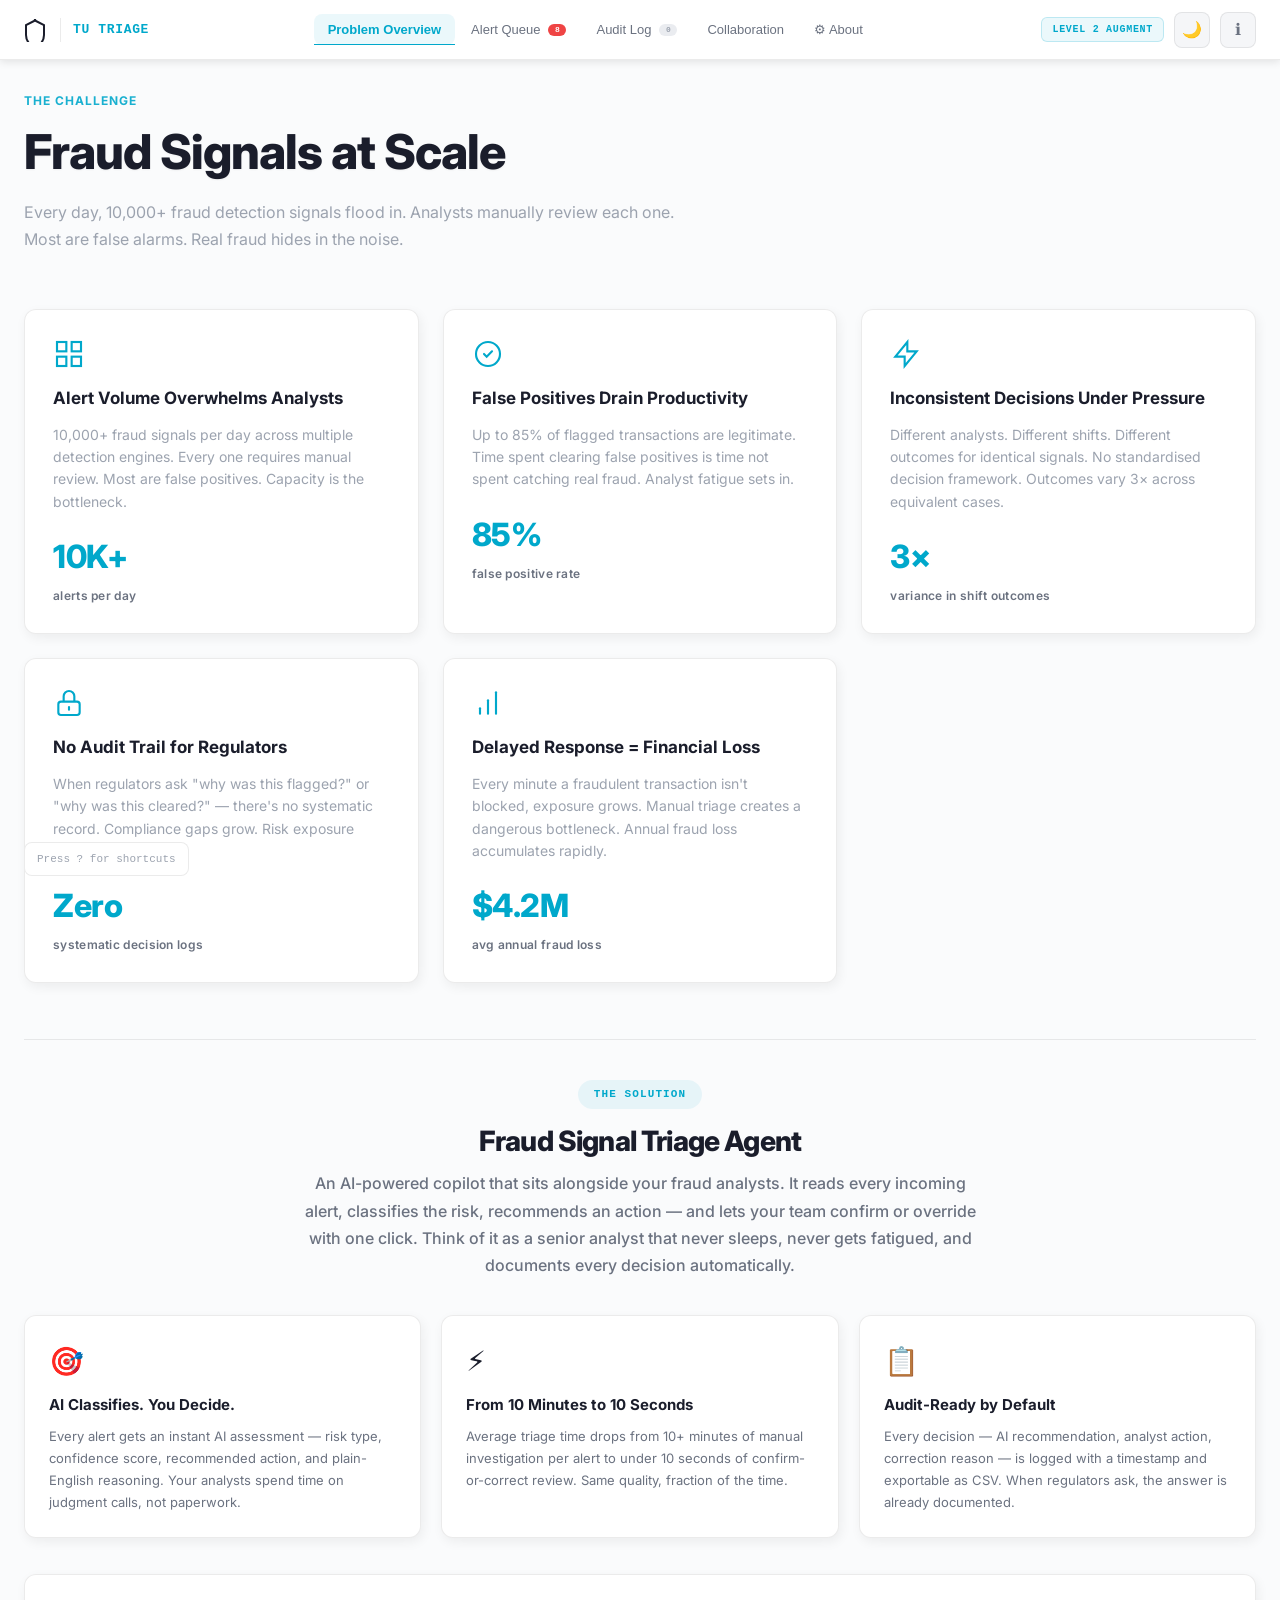
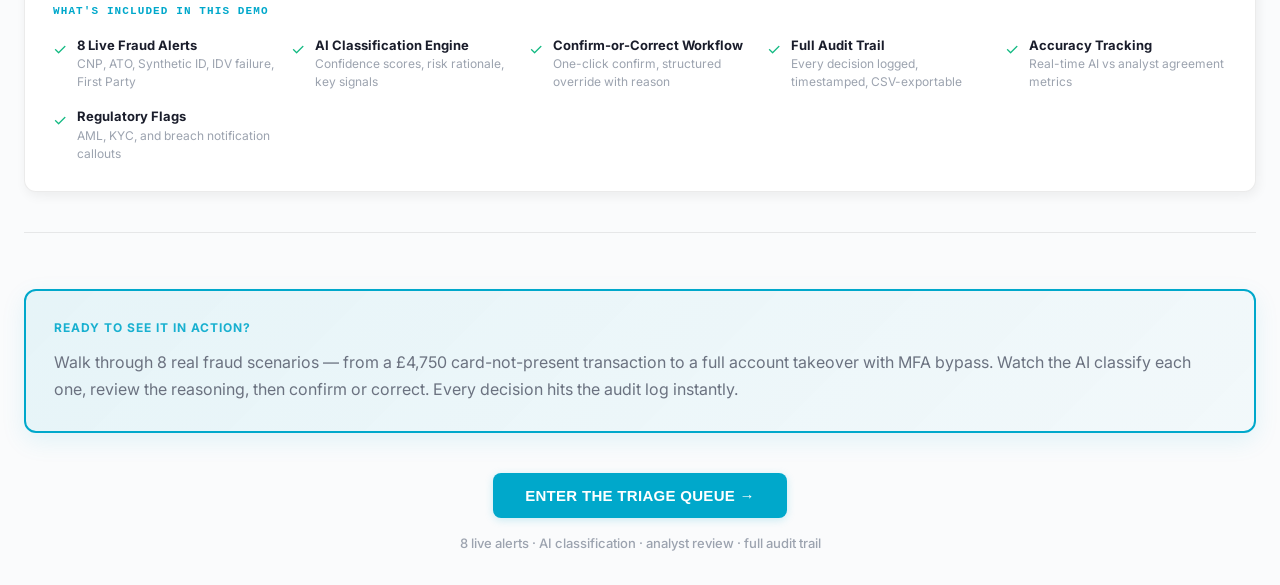
<file: archive/index-fraud-triage-v1.html>
<!DOCTYPE html>
<html lang="en">
<head>
  <meta charset="UTF-8" />
  <meta name="viewport" content="width=device-width, initial-scale=1.0, maximum-scale=1.0" />
  <title>Fraud Signal Triage — TransUnion</title>
  <link rel="icon" type="image/x-icon" href="https://www.transunion.com/etc.clientlibs/transunion/clientlibs/clientlib-trubrand/resources/images/favicons/favicon.ico" />
  <link rel="preconnect" href="https://fonts.googleapis.com" />
  <link href="https://fonts.googleapis.com/css2?family=Inter:wght@400;500;600;700&family=JetBrains+Mono:wght@400;600&display=swap" rel="stylesheet" />
  <style>
*,*::before,*::after{box-sizing:border-box;margin:0;padding:0}
html{scroll-behavior:smooth}
:root{
  --bg-light:#FAFBFC;
  --bg-dark:#0F1119;
  --s1-light:#FFFFFF;
  --s1-dark:#1A1F2E;
  --s2-light:#F5F6F8;
  --s2-dark:#252D3D;
  --s3-light:#EAECF0;
  --s3-dark:#3A424F;
  --bd-light:rgba(0,0,0,0.08);
  --bd-dark:rgba(255,255,255,0.08);
  --bdh-light:rgba(0,0,0,0.12);
  --bdh-dark:rgba(255,255,255,0.12);
  --tu:#00A8CB;
  --tud:#007A95;
  --tul:#33BCDA;
  --tut:rgba(0,168,203,0.08);
  --tug:rgba(0,168,203,0.15);
  --t1-light:#1A1D2B;
  --t1-dark:#FFFFFF;
  --t2-light:#6B7280;
  --t2-dark:#A0A9B8;
  --t3-light:#9CA3AF;
  --t3-dark:#6B7280;
  --ok:#10B981;
  --okt:rgba(16,185,129,0.08);
  --al:#F59E0B;
  --alt:rgba(245,158,11,0.08);
  --er:#EF4444;
  --ert:rgba(239,68,68,0.08);
  --r:12px;
  --rs:8px;
  --nh:60px;
  --sh-light:2px 4px 12px rgba(0,0,0,0.06);
  --sh-dark:0 4px 16px rgba(0,0,0,0.3);
  --bg:var(--bg-light);
  --s1:var(--s1-light);
  --s2:var(--s2-light);
  --s3:var(--s3-light);
  --bd:var(--bd-light);
  --bdh:var(--bdh-light);
  --t1:var(--t1-light);
  --t2:var(--t2-light);
  --t3:var(--t3-light);
  --sh:var(--sh-light);
}
html.dark {
  --bg:var(--bg-dark);
  --s1:var(--s1-dark);
  --s2:var(--s2-dark);
  --s3:var(--s3-dark);
  --bd:var(--bd-dark);
  --bdh:var(--bdh-dark);
  --t1:var(--t1-dark);
  --t2:var(--t2-dark);
  --t3:var(--t3-dark);
  --sh:var(--sh-dark);
}
html,body{min-height:100%;background:var(--bg);color:var(--t1);font-family:'Inter',system-ui,-apple-system,sans-serif;font-size:14px;line-height:1.5;-webkit-font-smoothing:antialiased;transition:background-color 300ms,color 300ms}
h1{font-size:24px;font-weight:700;letter-spacing:-.02em;color:var(--t1);text-shadow:0 1px 2px rgba(0,0,0,0.05)}
h2{font-size:15px;font-weight:700;letter-spacing:-.01em;color:var(--t1)}
.nav{position:fixed;top:0;left:0;right:0;height:var(--nh);background:var(--s1);backdrop-filter:blur(8px);-webkit-backdrop-filter:blur(8px);box-shadow:0 2px 8px rgba(0,0,0,0.1);border-bottom:1px solid var(--bd);display:flex;align-items:center;justify-content:space-between;padding:0 24px;z-index:100;gap:16px}
.nav-brand{display:flex;align-items:center;gap:12px;flex-shrink:0}
.nav-logo{height:24px;filter:none;transition:transform 200ms}
.nav-logo:hover{transform:scale(1.05)}
.nav-div{width:1px;height:24px;background:var(--bd);transition:background-color 300ms}
.nav-title{font-size:13px;font-weight:700;letter-spacing:.05em;text-transform:uppercase;color:var(--tu);font-family:monospace}
.nav-tabs{display:flex;gap:2px;overflow-x:auto;scrollbar-width:none}.nav-tabs::-webkit-scrollbar{display:none}
.nav-tab{padding:8px 14px;border-radius:var(--rs);font-size:13px;font-weight:500;color:var(--t2);cursor:pointer;border:none;background:transparent;white-space:nowrap;transition:all 200ms ease;display:flex;align-items:center;gap:8px;position:relative}
.nav-tab::after{content:"";position:absolute;bottom:-1px;left:0;right:0;height:2px;background:var(--tu);transform:scaleX(0);transform-origin:left;transition:transform 300ms cubic-bezier(.4,0,.2,1)}
.nav-tab:hover{color:var(--t1);background:var(--s2)}
.nav-tab.active{color:var(--tu);background:var(--tut);font-weight:600}
.nav-tab.active::after{transform:scaleX(1)}
.tcnt{background:var(--er);color:#fff;font-size:8px;font-weight:700;padding:2px 6px;border-radius:10px;font-family:monospace;min-width:18px;text-align:center;line-height:1;animation:pulse-badge 2s ease-in-out infinite;display:inline-block}
.tcnt.m{background:var(--s3);color:var(--t3);animation:none}
@keyframes pulse-badge{0%,100%{transform:scale(1);opacity:1}50%{transform:scale(1.1);opacity:0.8}}
.nav-r{display:flex;align-items:center;gap:10px;flex-shrink:0}
.nav-badge{font-size:10px;font-weight:600;letter-spacing:.07em;text-transform:uppercase;color:var(--tu);background:var(--tut);border:1px solid rgba(0,168,203,.2);border-radius:6px;padding:4px 10px;font-family:monospace;transition:all 200ms}
.theme-toggle{width:36px;height:36px;border-radius:var(--rs);border:1px solid var(--bd);background:var(--s2);color:var(--t2);cursor:pointer;display:flex;align-items:center;justify-content:center;font-size:16px;transition:all 200ms}
.theme-toggle:hover{border-color:var(--tu);color:var(--tu);background:var(--tut)}
.btn-ic{width:36px;height:36px;border-radius:var(--rs);border:1px solid var(--bd);background:var(--s2);color:var(--t2);cursor:pointer;display:flex;align-items:center;justify-content:center;font-size:16px;transition:all 200ms;position:relative;overflow:hidden}
.btn-ic::before{content:"";position:absolute;top:50%;left:50%;width:0;height:0;background:rgba(0,168,203,0.2);border-radius:50%;transform:translate(-50%,-50%);transition:width 600ms,height 600ms}
.btn-ic:active::before{width:100px;height:100px}
.btn-ic:hover{border-color:var(--tu);color:var(--tu);background:var(--tut)}
.main{margin-top:var(--nh);min-height:calc(100vh - var(--nh));background:var(--bg)}
.view{display:none;animation:fade-in 400ms ease-out forwards}
.view.active{display:block}
@keyframes fade-in{from{opacity:0;transform:translateY(10px)}to{opacity:1;transform:translateY(0)}}
.wrap{padding:32px 24px;max-width:1280px;margin:0 auto}
.ph{margin-bottom:28px;animation:fade-in 600ms ease-out}
.ph h1{margin-bottom:8px;color:var(--t1)}
.ph p{color:var(--t2);font-size:14px;font-weight:500}
.metrics{display:grid;grid-template-columns:repeat(auto-fit,minmax(160px,1fr));gap:16px;margin-bottom:32px}
.mc{background:var(--s1);border:1px solid var(--bd);border-radius:var(--r);padding:20px;box-shadow:var(--sh);transition:all 300ms cubic-bezier(.4,0,.2,1);animation:card-enter 600ms ease-out backwards;transform-origin:top center}
.mc:nth-child(1){animation-delay:100ms}
.mc:nth-child(2){animation-delay:150ms}
.mc:nth-child(3){animation-delay:200ms}
.mc:nth-child(4){animation-delay:250ms}
@keyframes card-enter{from{opacity:0;transform:translateY(20px)}to{opacity:1;transform:translateY(0)}}
.mc:hover{border-color:var(--bdh);box-shadow:0 12px 24px rgba(0,168,203,0.15);transform:translateY(-4px)}
.mv{font-size:32px;font-weight:700;letter-spacing:-.03em;line-height:1;margin-bottom:8px;color:var(--t1);font-feature-settings:"tnum" 1;font-variant-numeric:tabular-nums}
.mv-counter{display:inline-block}
.ml{font-size:12px;color:var(--t2);font-weight:500;transition:color 300ms}
.ms{font-size:11px;color:var(--t3);margin-top:6px;font-family:monospace;font-weight:400}
.mc.cr .mv{color:var(--er)}
.mc.ok .mv{color:var(--ok)}
.mc.tu .mv{color:var(--tu)}
.mc.al .mv{color:var(--al)}
.sh{display:flex;align-items:center;justify-content:space-between;margin-bottom:16px;flex-wrap:wrap;gap:16px;animation:fade-in 700ms ease-out}
.sh h2{margin:0;color:var(--t1)}
.frow{display:flex;gap:8px;flex-wrap:wrap}
.fb{padding:6px 14px;border-radius:20px;border:1px solid var(--bd);background:transparent;color:var(--t2);font-size:12px;font-weight:500;cursor:pointer;transition:all 200ms cubic-bezier(.4,0,.2,1);white-space:nowrap;position:relative;overflow:hidden}
.fb::before{content:"";position:absolute;inset:0;background:var(--tut);opacity:0;transition:opacity 300ms}
.fb:hover{border-color:var(--tu);color:var(--tu);background:var(--tut)}
.fb.active{background:var(--tu);border-color:var(--tu);color:#fff;font-weight:600;box-shadow:0 4px 12px rgba(0,168,203,0.3)}
.alist{display:flex;flex-direction:column;gap:10px}
.ar{background:var(--s1);border:1px solid var(--bd);border-radius:var(--r);padding:16px 18px;cursor:pointer;transition:all 300ms cubic-bezier(.4,0,.2,1);display:grid;grid-template-columns:10px 1fr auto auto;align-items:center;gap:14px;box-shadow:var(--sh);animation:list-enter 400ms ease-out backwards}
.ar:nth-child(1){animation-delay:100ms}
.ar:nth-child(2){animation-delay:150ms}
.ar:nth-child(3){animation-delay:200ms}
.ar:nth-child(4){animation-delay:250ms}
.ar:nth-child(5){animation-delay:300ms}
.ar:nth-child(6){animation-delay:350ms}
.ar:nth-child(7){animation-delay:400ms}
.ar:nth-child(n+8){animation-delay:450ms}
@keyframes list-enter{from{opacity:0;transform:translateX(-20px)}to{opacity:1;transform:translateX(0)}}
.ar:hover{border-color:var(--tu);box-shadow:0 8px 20px rgba(0,168,203,0.2);transform:translateY(-2px)}
.ar.sc{border-left:4px solid var(--ok);background:linear-gradient(135deg,var(--okt) 0%,transparent 100%)}
.ar.sx{border-left:4px solid var(--al);background:linear-gradient(135deg,rgba(245,158,11,0.08) 0%,transparent 100%)}
.ar.sa{opacity:.6}
.pdot{width:10px;height:10px;border-radius:50%;flex-shrink:0;box-shadow:0 0 8px currentColor;animation:pulse-dot 3s ease-in-out infinite}
.pdot.critical{animation:pulse-dot-fast 2s ease-in-out infinite}
@keyframes pulse-dot{0%,100%{opacity:1;transform:scale(1)}50%{opacity:0.6;transform:scale(1.1)}}
@keyframes pulse-dot-fast{0%,100%{opacity:1;transform:scale(1)}50%{opacity:0.5;transform:scale(1.15)}}
.aid{font-size:11px;font-weight:600;color:var(--t3);font-family:monospace;letter-spacing:.03em;margin-bottom:3px}
.atype{font-weight:700;font-size:14px;margin-bottom:4px;color:var(--t1)}
.ameta{font-size:12px;color:var(--t2);font-weight:500}
.abadges{display:flex;gap:8px;align-items:center;flex-wrap:wrap;justify-content:flex-end}
.atime{font-size:12px;color:var(--t3);font-family:monospace;font-weight:500;white-space:nowrap}
.badge{font-size:9px;font-weight:700;letter-spacing:.06em;text-transform:uppercase;padding:4px 10px;border-radius:6px;font-family:monospace;white-space:nowrap;display:inline-block;transition:all 200ms;animation:badge-in 400ms ease-out backwards}
.badge:nth-child(1){animation-delay:0ms}
.badge:nth-child(2){animation-delay:100ms}
.badge:nth-child(3){animation-delay:200ms}
@keyframes badge-in{from{opacity:0;scale:0.8}to{opacity:1;scale:1}}
.empty{text-align:center;padding:80px 24px;color:var(--t3);font-size:14px;animation:fade-in 500ms ease-out}
.empty-icon{font-size:48px;margin-bottom:16px;display:block;animation:float 3s ease-in-out infinite}
@keyframes float{0%,100%{transform:translateY(0)}50%{transform:translateY(-8px)}}
.dv{padding:32px 24px;max-width:900px;margin:0 auto;animation:fade-in 400ms ease-out}
.back{display:inline-flex;align-items:center;gap:6px;font-size:13px;color:var(--t2);background:none;border:none;cursor:pointer;padding:0;margin-bottom:28px;transition:all 200ms;font-weight:500}
.back:hover{color:var(--tu);transform:translateX(-4px)}
.dh{display:flex;align-items:flex-start;justify-content:space-between;gap:20px;margin-bottom:28px;flex-wrap:wrap}
.dm{display:flex;gap:8px;flex-wrap:wrap;margin-top:10px}
.sgrid{display:grid;grid-template-columns:repeat(auto-fill,minmax(180px,1fr));gap:12px;margin-bottom:28px}
.sc2{background:var(--s1);border:1px solid var(--bd);border-radius:var(--rs);padding:14px;box-shadow:var(--sh);transition:all 300ms;animation:signal-card-in 500ms ease-out backwards;cursor:default}
.sc2:nth-child(1){animation-delay:100ms}
.sc2:nth-child(2){animation-delay:150ms}
.sc2:nth-child(3){animation-delay:200ms}
.sc2:nth-child(4){animation-delay:250ms}
.sc2:nth-child(5){animation-delay:300ms}
.sc2:nth-child(6){animation-delay:350ms}
@keyframes signal-card-in{from{opacity:0;transform:scale(0.95)}to{opacity:1;transform:scale(1)}}
.sc2:hover{border-color:var(--tu);box-shadow:0 4px 16px rgba(0,168,203,0.12)}
.sk{font-size:10px;color:var(--t3);font-family:monospace;text-transform:uppercase;letter-spacing:.06em;margin-bottom:4px;font-weight:600}
.sv{font-size:14px;font-weight:700;font-family:monospace;color:var(--t1);font-feature-settings:"tnum" 1;font-variant-numeric:tabular-nums}
.sv.rh{color:var(--er);animation:shake 500ms ease-in-out}
.sv.rm{color:var(--al)}
.sv.ro{color:var(--ok)}
@keyframes shake{0%,100%{transform:translateX(0)}25%{transform:translateX(-2px)}75%{transform:translateX(2px)}}
.ais{background:var(--s1);border:1px solid var(--bd);border-radius:var(--r);overflow:hidden;margin-bottom:20px;box-shadow:var(--sh);animation:fade-in 500ms ease-out;transition:all 300ms}
.aih{padding:16px 20px;background:linear-gradient(135deg,var(--s2),var(--s1));border-bottom:1px solid var(--bd);display:flex;align-items:center;justify-content:space-between;gap:16px;flex-wrap:wrap}
.ahl{font-size:10px;font-weight:700;letter-spacing:.08em;text-transform:uppercase;font-family:monospace;color:var(--tu);margin-bottom:2px}
.ahp{font-size:13px;color:var(--t2);margin:0}
.aipend{padding:48px;text-align:center;animation:fade-in 400ms ease-out}
.aipend p{color:var(--t2);font-size:13px;margin-bottom:16px}
.aiproc{padding:48px;text-align:center;animation:fade-in 300ms ease-out}
.skeleton{background:linear-gradient(90deg,var(--s2) 0%,var(--s3) 50%,var(--s2) 100%);background-size:200% 100%;animation:shimmer 2s infinite;border-radius:4px}
@keyframes shimmer{0%{background-position:200% 0}100%{background-position:-200% 0}}
.skeleton-bar{height:12px;margin-bottom:8px;border-radius:4px}
.skeleton-text{height:14px;margin-bottom:12px;border-radius:4px}
.spin{width:40px;height:40px;border:3px solid var(--s3);border-top-color:var(--tu);border-radius:50%;animation:spin .8s linear infinite;margin:0 auto 16px}
@keyframes spin{to{transform:rotate(360deg)}}
.pstep{font-size:12px;color:var(--t2);font-family:monospace;margin-top:12px;min-height:18px;font-weight:500;animation:fade-in 300ms ease-out}
.airec{padding:24px;animation:fade-in 400ms ease-out}
.aigrid{display:flex;gap:24px;flex-wrap:wrap;margin-bottom:20px}
.af{flex:1;min-width:140px}
.afl{font-size:10px;color:var(--t3);font-family:monospace;text-transform:uppercase;letter-spacing:.06em;margin-bottom:6px;font-weight:700}
.afv{font-weight:700;font-size:15px;color:var(--t1);animation:counter-in 800ms ease-out}
@keyframes counter-in{from{opacity:0}to{opacity:1}}
.cbar{height:6px;background:var(--s3);border-radius:3px;overflow:hidden;margin-top:8px}
.cfill{height:100%;border-radius:3px;background:linear-gradient(90deg,var(--tu),var(--tul));width:0;transition:width 1.2s cubic-bezier(.4,0,.2,1);box-shadow:0 0 12px rgba(0,168,203,0.4)}
.rat{background:var(--tut);border-left:4px solid var(--tu);border-radius:var(--rs);padding:14px 16px;font-size:13px;line-height:1.7;margin-bottom:16px;color:var(--t1);font-weight:500;animation:fade-in 500ms ease-out}
.ksigs{display:flex;gap:8px;flex-wrap:wrap;margin-bottom:16px}
.stag{background:var(--tug);border:1px solid rgba(0,168,203,.25);color:var(--tu);font-size:11px;font-weight:700;padding:4px 12px;border-radius:20px;font-family:monospace;letter-spacing:.02em;animation:tag-in 400ms ease-out backwards;transition:all 200ms}
.stag:nth-child(1){animation-delay:0ms}
.stag:nth-child(2){animation-delay:50ms}
.stag:nth-child(3){animation-delay:100ms}
.stag:nth-child(4){animation-delay:150ms}
.stag:nth-child(5){animation-delay:200ms}
@keyframes tag-in{from{opacity:0;transform:scale(0.8) translateY(-4px)}to{opacity:1;transform:scale(1) translateY(0)}}
.stag:hover{background:var(--tu);color:#fff;scale:1.05}
.acbox{background:var(--okt);border:1px solid rgba(16,185,129,.2);border-radius:var(--rs);padding:14px 16px;margin-bottom:16px;animation:fade-in 500ms ease-out}
.acbox .alb{font-size:9px;font-weight:700;color:var(--ok);font-family:monospace;text-transform:uppercase;letter-spacing:.08em;margin-bottom:6px}
.acbox p{font-size:14px;font-weight:600;color:var(--t1);margin:0;line-height:1.6}
.regnote{background:var(--alt);border:1px solid rgba(245,158,11,.2);border-radius:var(--rs);padding:12px 14px;font-size:12px;color:var(--al);margin-bottom:16px;font-weight:600;animation:fade-in 500ms ease-out}
.regnote::before{content:"⚠ ";margin-right:4px}
.dbar{background:var(--s1);border:1px solid var(--bd);border-radius:var(--r);padding:20px;display:flex;align-items:center;justify-content:space-between;gap:16px;flex-wrap:wrap;box-shadow:var(--sh);animation:fade-in 600ms ease-out;transition:all 300ms}
.di{font-size:14px;color:var(--t2);font-weight:500}
.di strong{color:var(--t1);font-weight:700}
.di small{display:block;font-size:12px;color:var(--t3);margin-top:4px}
.dbtns{display:flex;gap:12px;flex-wrap:wrap}
.ddone{display:flex;align-items:center;gap:10px;font-size:14px;color:var(--t2);font-weight:600;animation:fade-in 400ms ease-out}
.btn{padding:10px 22px;border-radius:var(--rs);font-size:13px;font-weight:700;cursor:pointer;border:none;transition:all 200ms cubic-bezier(.4,0,.2,1);display:inline-flex;align-items:center;gap:6px;text-transform:uppercase;letter-spacing:.02em;position:relative;overflow:hidden}
.btn::before{content:"";position:absolute;top:50%;left:50%;width:0;height:0;background:rgba(255,255,255,0.2);border-radius:50%;transform:translate(-50%,-50%);transition:width 600ms,height 600ms}
.btn:active::before{width:300px;height:300px}
.btn:disabled{opacity:.5;cursor:not-allowed}
.b-cl{background:var(--tu);color:#fff;box-shadow:0 2px 8px rgba(0,168,203,0.2)}
.b-cl:hover:not(:disabled){background:var(--tud);box-shadow:0 6px 16px rgba(0,168,203,0.4);transform:translateY(-2px)}
.b-ok{background:var(--ok);color:#fff;box-shadow:0 2px 8px rgba(16,185,129,0.2)}
.b-ok:hover:not(:disabled){background:#059669;box-shadow:0 6px 16px rgba(16,185,129,0.4);transform:translateY(-2px)}
.b-fx{background:var(--al);color:#fff;border:none;box-shadow:0 2px 8px rgba(245,158,11,0.2)}
.b-fx:hover:not(:disabled){background:#D97706;box-shadow:0 6px 16px rgba(245,158,11,0.4);transform:translateY(-2px)}
.b-cn{background:var(--s2);color:var(--t2);border:1px solid var(--bd);box-shadow:0 1px 4px rgba(0,0,0,0.04)}
.b-cn:hover{border-color:var(--tu);color:var(--tu);background:var(--tut);box-shadow:0 4px 12px rgba(0,168,203,0.2);transform:translateY(-2px)}
.modal-ov{position:fixed;inset:0;background:rgba(0,0,0,.25);display:flex;align-items:center;justify-content:center;z-index:200;padding:20px;backdrop-filter:blur(12px);-webkit-backdrop-filter:blur(12px);animation:fade-in 300ms ease-out}
.modal-ov.hidden{display:none;animation:none}
.modal{background:var(--s1);border:1px solid var(--bd);border-radius:var(--r);width:100%;max-width:500px;padding:28px;box-shadow:0 20px 40px rgba(0,0,0,.15);animation:modal-in 400ms cubic-bezier(.34,.1,.68,.55) forwards}
@keyframes modal-in{from{opacity:0;transform:scale(0.95) translateY(-20px)}to{opacity:1;transform:scale(1) translateY(0)}}
.modal h2{margin-bottom:8px;color:var(--t1)}
.modal>p{color:var(--t2);font-size:13px;margin-bottom:20px}
.fg{margin-bottom:18px}
.fl{display:block;font-size:12px;font-weight:700;color:var(--t1);text-transform:uppercase;letter-spacing:.05em;margin-bottom:8px;font-family:monospace}
.fsel,.fta{width:100%;padding:10px 14px;border:1px solid var(--bd);border-radius:var(--rs);background:var(--s1);color:var(--t1);font-size:13px;font-family:'Inter',system-ui;transition:all 200ms;outline:none}
.fsel:focus,.fta:focus{border-color:var(--tu);box-shadow:0 0 0 3px rgba(0,168,203,0.1);outline:none}
.fta{min-height:100px;resize:vertical}
.mact{display:flex;gap:12px;justify-content:flex-end;margin-top:24px}
.av{padding:32px 24px;max-width:1280px;margin:0 auto}
.atw{overflow-x:auto;margin-bottom:20px}
table{width:100%;font-size:12px;border-collapse:collapse;animation:fade-in 500ms ease-out}
th{background:linear-gradient(135deg,var(--s2),var(--s1));color:var(--t1);padding:12px;text-align:left;font-weight:700;border-bottom:2px solid var(--bd);position:sticky;top:0;font-family:monospace;font-size:10px;letter-spacing:.05em;text-transform:uppercase}
td{padding:12px;border-bottom:1px solid var(--bd);color:var(--t2)}
td.tm{font-family:monospace;font-weight:500;color:var(--t1);white-space:nowrap}
td.tco{color:var(--ok);font-weight:600}
td.tcx{color:var(--al);font-weight:600}
td.tca{color:var(--t2);font-weight:500}
tr:hover{background:var(--s2);transition:background-color 200ms}
.aftr{display:flex;justify-content:space-between;align-items:center;padding:16px;background:var(--s2);border-radius:var(--r);font-size:12px;color:var(--t2);flex-wrap:wrap;gap:12px}
.aftr span{font-family:monospace;font-weight:600}
.tow{position:fixed;bottom:24px;right:24px;display:flex;flex-direction:column;gap:8px;pointer-events:none;z-index:150}
.toast{background:var(--s1);border:1px solid var(--bd);border-radius:var(--rs);padding:12px 16px;font-size:12px;font-weight:600;color:var(--t1);box-shadow:0 8px 24px rgba(0,0,0,0.12);pointer-events:auto;animation:toast-in 400ms cubic-bezier(.34,.1,.68,.55) forwards;font-family:'Inter',system-ui;white-space:nowrap;max-width:320px;display:flex;align-items:center;gap:10px;position:relative;overflow:hidden}
@keyframes toast-in{from{opacity:0;transform:translateX(400px) translateY(0)}to{opacity:1;transform:translateX(0)}}
.toast::before{content:"";position:absolute;bottom:0;left:0;height:2px;background:var(--tu);animation:toast-progress 3s linear forwards}
@keyframes toast-progress{from{width:100%}to{width:0}}
.toast.ok{border-color:var(--ok);background:linear-gradient(135deg,rgba(16,185,129,0.1) 0%,var(--s1) 100%)}
.toast.ok::before{background:var(--ok)}
.toast.er{border-color:var(--er);background:linear-gradient(135deg,rgba(239,68,68,0.1) 0%,var(--s1) 100%)}
.toast.er::before{background:var(--er)}
.toast.in{border-color:var(--tu);background:linear-gradient(135deg,rgba(0,168,203,0.1) 0%,var(--s1) 100%)}
.toast.in::before{background:var(--tu)}
.toast.ok::before,.toast.er::before,.toast.in::before{animation:toast-progress 3s linear forwards}
.kbd-hint{position:fixed;bottom:24px;left:24px;font-size:11px;color:var(--t3);background:var(--s1);border:1px solid var(--bd);border-radius:var(--rs);padding:8px 12px;font-family:monospace;cursor:pointer;transition:all 200ms;z-index:50}
.kbd-hint:hover{border-color:var(--tu);color:var(--tu);background:var(--tut)}
@media(max-width:768px){
  .nav{padding:0 16px}
  .wrap{padding:24px 16px}
  .metrics{grid-template-columns:repeat(auto-fit,minmax(140px,1fr));gap:12px}
  .nav-tabs{max-width:200px}
  .sh{flex-direction:column;align-items:flex-start}
  .ph h1{font-size:20px}
  .dh{flex-direction:column;align-items:flex-start}
  .sgrid{grid-template-columns:1fr}
  .modal{max-width:90vw}
  .aftr{flex-direction:column;align-items:flex-start}
  .tow{bottom:16px;right:16px}
  .toast{max-width:calc(100vw - 32px)}
}

/* Teams Collaboration Styles */
.teams-container{display:flex;height:calc(100vh - var(--nh));background:#FFFFFF}
.teams-sidebar{width:260px;background:#FFFFFF;border-right:1px solid #E8E8E8;display:flex;flex-direction:column;overflow-y:auto;font-family:'Segoe UI','Inter',system-ui,sans-serif;flex-shrink:0}
.teams-sidebar-section{padding:16px 0;border-bottom:1px solid #F0F0F0}
.teams-sidebar-header{padding:12px 16px;font-size:11px;font-weight:700;text-transform:uppercase;color:#6B7280;letter-spacing:0.5px}
.teams-channel-list{list-style:none;margin:0;padding:0}
.teams-channel-item{padding:8px 16px;font-size:13px;color:#424242;cursor:pointer;transition:all 150ms;display:flex;align-items:center;gap:8px;position:relative}
.teams-channel-item::before{content:'#';font-weight:700;color:#9CA3AF}
.teams-channel-item:hover{background:#F5F5F5;color:#424242}
.teams-channel-item.active{background:linear-gradient(135deg,rgba(98,100,167,0.1),transparent);color:#6264A7;font-weight:600}
.teams-channel-unread{display:inline-flex;align-items:center;justify-content:center;width:16px;height:16px;background:#E74C3C;color:white;border-radius:50%;font-size:10px;font-weight:700;margin-left:auto;flex-shrink:0}
.teams-main{flex:1;display:flex;flex-direction:column;background:#FFFFFF}
.teams-header{background:#FFFFFF;border-bottom:1px solid #E8E8E8;padding:12px 24px;display:flex;align-items:center;justify-content:space-between;gap:16px;flex-wrap:wrap}
.teams-header-left{display:flex;align-items:center;gap:16px}
.teams-channel-name{font-size:16px;font-weight:600;color:#424242}
.teams-member-count{font-size:12px;color:#6B7280;font-weight:400}
.teams-tabs{display:flex;gap:24px;margin-left:16px;border-bottom:1px solid #E8E8E8;padding-bottom:0}
.teams-tab{padding:8px 0;font-size:13px;color:#6B7280;cursor:pointer;border-bottom:2px solid transparent;transition:all 150ms;font-weight:500}
.teams-tab.active{color:#6264A7;border-bottom-color:#6264A7}
.teams-header-right{display:flex;gap:8px;align-items:center}
.teams-icon-btn{width:32px;height:32px;border:none;background:transparent;color:#6B7280;cursor:pointer;font-size:16px;border-radius:4px;transition:all 150ms;display:flex;align-items:center;justify-content:center}
.teams-icon-btn:hover{background:#F0F0F0;color:#424242}
.teams-messages{flex:1;overflow-y:auto;padding:16px 24px;display:flex;flex-direction:column;background:#FFFFFF;gap:0}
.teams-message-group{display:flex;gap:12px;margin-bottom:12px;animation:fadeInUp 300ms ease-out forwards;opacity:0}
.teams-message-group.skeleton{animation:none;opacity:1}
@keyframes fadeInUp{from{opacity:0;transform:translateY(8px)}to{opacity:1;transform:translateY(0)}}
.teams-avatar{width:40px;height:40px;border-radius:50%;display:flex;align-items:center;justify-content:center;font-weight:700;font-size:13px;color:white;flex-shrink:0;position:relative;font-family:monospace}
.teams-avatar.bot{background:linear-gradient(135deg,#6264A7,#7A7EBA);font-size:11px}
.teams-avatar::after{content:'';position:absolute;bottom:-1px;right:-1px;width:12px;height:12px;border-radius:50%;border:2px solid white;background:#31A24C;opacity:0}
.teams-avatar.away::after{background:#F7B500;opacity:1}
.teams-avatar.bot::after{opacity:0}
.teams-content{flex:1;min-width:0}
.teams-message-header{display:flex;align-items:center;gap:8px;margin-bottom:4px}
.teams-sender{font-weight:600;font-size:13px;color:#424242}
.teams-badge{display:inline-flex;align-items:center;padding:2px 6px;background:#6264A7;color:white;font-size:9px;font-weight:700;border-radius:3px;text-transform:uppercase;letter-spacing:0.5px}
.teams-timestamp{font-size:12px;color:#9CA3AF;font-family:monospace}
.teams-message-text{font-size:13px;color:#424242;line-height:1.5;word-wrap:break-word}
.teams-adaptive-card{background:#F5F5F5;border-left:4px solid #6264A7;border-radius:4px;padding:12px;margin-top:4px;font-size:12px}
.teams-card-title{font-weight:700;color:#424242;margin-bottom:8px;font-size:13px}
.teams-card-content{color:#6B7280;margin-bottom:8px;line-height:1.5}
.teams-card-table{width:100%;border-collapse:collapse;margin:8px 0;font-size:11px}
.teams-card-table tr{border-bottom:1px solid #EFEFEF}
.teams-card-table td{padding:6px;color:#6B7280}
.teams-card-table td:first-child{font-weight:600;width:40%;color:#424242}
.teams-card-actions{display:flex;gap:8px;margin-top:8px;flex-wrap:wrap}
.teams-action-btn{padding:4px 12px;border:1px solid #D0D0D0;background:white;color:#6264A7;border-radius:3px;font-size:11px;font-weight:600;cursor:pointer;transition:all 150ms;white-space:nowrap}
.teams-action-btn:hover{background:#6264A7;color:white}
.teams-status-pill{display:inline-flex;align-items:center;gap:4px;padding:2px 8px;border-radius:12px;font-size:11px;font-weight:600;margin:4px 0}
.teams-status-critical{background:#FCE4E6;color:#C41C3B}
.teams-status-review{background:#FFF3CD;color:#997404}
.teams-status-cleared{background:#D4EDDA;color:#155724}
.teams-progress-bar{height:4px;background:#EFEFEF;border-radius:2px;overflow:hidden;margin:6px 0}
.teams-progress-fill{height:100%;background:linear-gradient(90deg,#6264A7,#7A7EBA);border-radius:2px;transition:width 1s ease-out}
.teams-reactions{display:flex;gap:8px;margin-top:6px;font-size:12px;flex-wrap:wrap}
.teams-reaction{background:white;border:1px solid #D0D0D0;border-radius:12px;padding:2px 8px;display:flex;align-items:center;gap:4px;cursor:pointer;transition:all 150ms}
.teams-reaction:hover{border-color:#6264A7;background:#F5F5F5}
.teams-reaction-count{color:#6B7280;font-weight:600;font-size:11px}
.teams-threads{display:flex;align-items:center;gap:4px;margin-top:6px;font-size:11px;color:#6264A7;cursor:pointer;transition:all 150ms}
.teams-threads:hover{text-decoration:underline}
.teams-thread-avatars{display:flex;margin-right:4px}
.teams-thread-avatar{width:16px;height:16px;border-radius:50%;border:1px solid white;margin-right:-6px;font-size:8px;display:flex;align-items:center;justify-content:center;color:white;font-weight:700}
.teams-typing{display:flex;gap:8px;align-items:center;padding:8px 12px;background:#F5F5F5;border-radius:4px;margin-top:4px}
.teams-typing-dot{width:6px;height:6px;border-radius:50%;background:#6B7280;animation:typingBounce 1.4s infinite}
.teams-typing-dot:nth-child(2){animation-delay:0.2s}
.teams-typing-dot:nth-child(3){animation-delay:0.4s}
@keyframes typingBounce{0%,60%,100%{transform:translateY(0);opacity:0.7}30%{transform:translateY(-8px);opacity:1}}
.teams-new-messages{display:flex;align-items:center;justify-content:center;height:32px;margin:16px 0;position:relative}
.teams-new-messages-line{flex:1;height:1px;background:#E8E8E8}
.teams-new-messages-dot{width:8px;height:8px;border-radius:50%;background:#E74C3C;margin:0 12px}
.teams-compose{background:#FFFFFF;border-top:1px solid #E8E8E8;padding:16px 24px}
.teams-compose-toolbar{display:flex;gap:8px;margin-bottom:12px;padding-bottom:8px;border-bottom:1px solid #F0F0F0}
.teams-toolbar-btn{width:28px;height:28px;border:none;background:transparent;color:#6B7280;cursor:pointer;font-size:14px;border-radius:4px;transition:all 150ms;display:flex;align-items:center;justify-content:center}
.teams-toolbar-btn:hover{background:#F0F0F0;color:#6264A7}
.teams-toolbar-btn:disabled{opacity:0.5;cursor:not-allowed;color:#9CA3AF}
.teams-compose-input{width:100%;border:1px solid #D0D0D0;border-radius:4px;padding:10px 12px;font-size:13px;font-family:'Segoe UI','Inter',system-ui;color:#424242;resize:vertical;background:#F5F5F5}
.teams-compose-input:disabled{background:#F5F5F5;cursor:not-allowed;opacity:0.7}
.teams-compose-input::placeholder{color:#9CA3AF}
.teams-placeholder{text-align:center;padding:40px 20px;color:#9CA3AF;font-size:13px}
.skeleton-loading{background:linear-gradient(90deg,#EFEFEF 0%,#F5F5F5 50%,#EFEFEF 100%);background-size:200% 100%;animation:skeletonShimmer 1.5s infinite}
@keyframes skeletonShimmer{0%{background-position:200% 0}100%{background-position:-200% 0}}
.skeleton-msg{height:60px;margin-bottom:12px;border-radius:4px}
.teams-message-hover{position:relative}
.teams-message-hover:hover{background:#F5F5F5}
.teams-message-hover-actions{position:absolute;top:-28px;right:0;background:white;border:1px solid #D0D0D0;border-radius:4px;display:flex;gap:2px;padding:4px;opacity:0;pointer-events:none;transition:all 150ms;z-index:10}
.teams-message-hover:hover .teams-message-hover-actions{opacity:1;pointer-events:auto}
  
/* Overview Problem Cards */
.overview-headline { margin-bottom: 56px; animation: slideUp 0.5s ease-out; }
.overview-overline { font-size: 12px; font-weight: 700; letter-spacing: 1px; color: var(--tu); text-transform: uppercase; margin-bottom: 16px; opacity: 0.9; }
.overview-h1 { font-size: 48px; font-weight: 800; color: var(--t1); line-height: 1.1; margin-bottom: 20px; letter-spacing: -1px; }
.overview-sub { font-size: 16px; color: var(--t3); line-height: 1.7; max-width: 680px; font-weight: 400; }

.problem-cards {
  display: grid; grid-template-columns: repeat(auto-fit, minmax(300px, 1fr));
  gap: 24px; margin-bottom: 56px;
}

.problem-card {
  background: var(--s1); padding: 28px;
  border: 1px solid var(--bd); border-radius: 12px;
  box-shadow: var(--sh);
  transition: all 0.3s ease-out;
  position: relative;
  overflow: hidden;
  animation: slideUp 0.5s ease-out backwards;
}

.problem-card::before {
  content: '';
  position: absolute;
  top: 0; left: 0; right: 0; bottom: 0;
  background: linear-gradient(135deg, rgba(0,168,203,0.05), transparent);
  opacity: 0;
  transition: opacity 0.3s ease-out;
}

.problem-card:nth-child(1) { animation-delay: 0.1s; }
.problem-card:nth-child(2) { animation-delay: 0.15s; }
.problem-card:nth-child(3) { animation-delay: 0.2s; }
.problem-card:nth-child(4) { animation-delay: 0.25s; }
.problem-card:nth-child(5) { animation-delay: 0.3s; }

.problem-card:hover {
  border-color: var(--tu);
  box-shadow: 0 16px 40px rgba(0,168,203,0.15);
  transform: translateY(-6px);
}

.problem-card:hover::before { opacity: 1; }

.problem-card-icon {
  width: 32px; height: 32px; color: var(--tu);
  margin-bottom: 16px; display: block;
  transition: transform 0.3s ease-out;
}

.problem-card:hover .problem-card-icon { transform: scale(1.15) rotate(5deg); }

.problem-card-title { font-size: 17px; font-weight: 700; color: var(--t1); margin-bottom: 12px; }
.problem-card-body { font-size: 14px; color: var(--t3); line-height: 1.6; margin-bottom: 20px; }
.problem-card-stat { font-size: 32px; font-weight: 800; color: var(--tu); margin-bottom: 6px; letter-spacing: -0.5px; }
.problem-card-stat-label { font-size: 12px; color: var(--t2); font-weight: 600; letter-spacing: 0.3px; }

.case-callout {
  background: linear-gradient(135deg, rgba(0,168,203,0.08), rgba(51,188,218,0.04));
  border: 2px solid var(--tu);
  border-radius: 12px;
  padding: 28px;
  margin-bottom: 40px;
  backdrop-filter: blur(8px);
  box-shadow: 0 8px 24px rgba(0,168,203,0.1);
  animation: slideUp 0.5s ease-out 0.35s backwards;
}

.case-callout-label { font-size: 12px; font-weight: 700; letter-spacing: 1px; color: var(--tu); text-transform: uppercase; margin-bottom: 12px; opacity: 0.9; }
.case-callout-text { font-size: 16px; color: var(--t2); line-height: 1.7; }

.problem-cta {
  display: flex;
  flex-direction: column;
  align-items: center;
  gap: 16px;
  animation: slideUp 0.5s ease-out 0.4s backwards;
}

.problem-cta-sub { font-size: 13px; color: var(--t3); font-weight: 500; }

@keyframes slideUp {
  from { opacity: 0; transform: translateY(24px); }
  to { opacity: 1; transform: translateY(0); }
}

</style>
</head>
<body>
<nav class="nav">
  <div class="nav-brand">
    <svg class="nav-logo" viewBox="0 0 24 24" fill="none" stroke="currentColor" stroke-width="2">
      <path d="M12 2L2 7v10c0 5.55 3.84 10.74 9 12 5.16-1.26 9-6.45 9-12V7l-10-5z"/>
    </svg>
    <div class="nav-div"></div>
    <div class="nav-title">TU Triage</div>
  </div>
  <div class="nav-tabs" id="navTabs"></div>
  <div class="nav-r">
    <span class="nav-badge">Level 2 Augment</span>
    <button class="theme-toggle" id="themeToggle" onclick="toggleTheme()">🌙</button>
    <button class="btn-ic" onclick="showSettings()">ℹ</button>
  </div>
</nav>
<main class="main">
  <div id="view-overview" class="view"></div>
  <div id="view-dashboard" class="view"></div>
  <div id="view-detail" class="view"></div>
  <div id="view-audit" class="view"></div>
  <div id="view-collaboration" class="view"></div>
  <div id="view-settings" class="view"></div>
</main>
<div id="correctModal" class="modal-ov hidden" onclick="if(event.target===this)closeModal()">
  <div class="modal">
    <h2>Correct Classification</h2>
    <p>Override the AI assessment. Your correction is logged as a training signal and improves future accuracy.</p>
    <input type="hidden" id="mId"/>
    <div class="fg"><label class="fl">Correct Risk Type</label>
      <select id="mType" class="fsel">
        <option>Card Not Present Fraud</option><option>Account Takeover</option>
        <option>Synthetic Identity Fraud</option><option>First Party Fraud</option>
        <option>Identity Verification Failure</option><option>False Positive — Not Fraud</option>
        <option>Requires Further Investigation</option>
      </select></div>
    <div class="fg"><label class="fl">Correct Urgency</label>
      <select id="mUrg" class="fsel"><option>CRITICAL</option><option>HIGH</option><option selected>MEDIUM</option><option>LOW</option></select></div>
    <div class="fg"><label class="fl">Reason for Correction <span style="color:var(--er)">*</span></label>
      <textarea id="mReason" class="fta" placeholder="e.g., Customer confirmed legitimate travel. IP mismatch expected, not fraud."></textarea></div>
    <div class="mact">
      <button class="btn b-cn" onclick="closeModal()">Cancel</button>
      <button class="btn b-fx" onclick="submitCorrection()">✏ Submit Correction</button>
    </div>
  </div>
</div>
<div id="toasts" class="tow"></div>
<div class="kbd-hint" id="kbdHint" onclick="showKbdHints()">Press ? for shortcuts</div>
<script>
const P={CRITICAL:{c:"#EF4444",b:"rgba(239,68,68,0.08)"},HIGH:{c:"#F59E0B",b:"rgba(245,158,11,0.08)"},MEDIUM:{c:"#00A8CB",b:"rgba(0,168,203,0.08)"},LOW:{c:"#10B981",b:"rgba(16,185,129,0.08)"}};
const TL={cnp:"Card Not Present",ato:"Account Takeover",synth:"Synthetic Identity",idv:"Identity Verification",fp:"First Party Fraud"};

const MOCK={
"ALT-0041":{risk_type:"Card Not Present Fraud",urgency:"HIGH",confidence:.93,recommendation:"BLOCK",rationale:"IP risk score of 0.91 combined with geographic mismatch — cardholder in GB, transaction routed through Nigeria — is a strong CNP fraud indicator. Device fingerprint is unrecognised (NEW_DEVICE) and transaction amount £4,750 is 32× average spend of £145.50. 3DS authentication failed and addresses do not match.",key_signals:["IP risk: 0.91","GB → NG mismatch","NEW_DEVICE","£4,750 vs £145.50 avg","3DS: not authenticated"],suggested_action:"Block transaction immediately. Place hold on card. Contact cardholder on registered mobile to verify.",false_positive_probability:.06,regulatory_note:"Cross-border transaction over £3,000 — document decision rationale for AML record-keeping."},
"ALT-0042":{risk_type:"Account Takeover",urgency:"CRITICAL",confidence:.97,recommendation:"BLOCK",rationale:"Textbook account takeover. Access from Russian IP (risk score 0.95) despite US registration. MFA bypassed. Password and email both changed. $2,100 transaction initiated 4 minutes after account modification. Seven failed logins in prior 24 hours indicate brute-force attack.",key_signals:["Login RU vs registered US","MFA bypassed","Password + email changed","Transaction 4 mins after change","7 failed logins in 24h"],suggested_action:"Lock account immediately. Reverse password and email changes. Notify customer via secondary contact. File incident report.",false_positive_probability:.02,regulatory_note:"Account takeover involving credential compromise must be reported under breach notification if PII accessed. Escalate to compliance within 24 hours."},
"ALT-0043":{risk_type:"Synthetic Identity Fraud",urgency:"MEDIUM",confidence:.81,recommendation:"INVESTIGATE",rationale:"Multiple indicators consistent with synthetic identity application. SSN first used in adulthood (not childhood). Issued in Wyoming but applicant in New York — common in SSN farming. Credit file only 11 days old with 8 inquiries in 30 days. Employer verification failed. Phone number 9 days old.",key_signals:["SSN: adult first use","Credit file: 11 days old","8 inquiries in 30 days","Employer: verification failed","Phone: 9 days old"],suggested_action:"Request enhanced KYC documentation — government-issued ID, proof of address within 30 days, employer confirmation letter. Do not approve until reviewed.",false_positive_probability:.19,regulatory_note:null},
"ALT-0044":{risk_type:"False Positive — Not Fraud",urgency:"LOW",confidence:.91,recommendation:"AUTO_RESOLVE",rationale:"Signal profile highly consistent with legitimate transaction. IP risk score 0.08. Recognised device. Both cardholder and merchant in Canada. Transaction CAD 89.99 within normal range (average CAD 92.00). 3DS authenticated. Addresses match. Netflix Canada is well-known low-risk merchant.",key_signals:["IP risk: 0.08","KNOWN_DEVICE","CA → CA","Amount within avg","3DS: authenticated"],suggested_action:"Auto-resolve as false positive. Consider adjusting velocity threshold for subscription category to reduce noise.",false_positive_probability:.91,regulatory_note:null},
"ALT-0045":{risk_type:"Identity Verification Failure",urgency:"HIGH",confidence:.88,recommendation:"ESCALATE",rationale:"Liveness check failed outright. Face match score 0.41 is well below 0.70 minimum threshold — presented document does not correspond to person completing verification. Document authenticity score 0.62 also below threshold, suggesting passport may be altered or counterfeit. Address verification returned partial match.",key_signals:["Liveness: FAIL","Face match: 0.41 (min 0.70)","Document authenticity: 0.62","Address verification: PARTIAL","New account + overdraft"],suggested_action:"Decline application. Request in-branch verification with two forms of original ID. Flag for 90-day enhanced monitoring.",false_positive_probability:.10,regulatory_note:"Failed identity verification on new account application must be documented per KYC/AML. Retain all verification records for 5 years."},
"ALT-0046":{risk_type:"First Party Fraud",urgency:"MEDIUM",confidence:.78,recommendation:"INVESTIGATE",rationale:"Customer filed 4 disputes and 3 chargebacks in 12 months with 92% win rate — pattern consistent with deliberate first-party fraud. Most recent dispute 18 days ago. Current transaction $520 matches average dispute amount of $340. Pattern flag: high_dispute_velocity.",key_signals:["4 disputes + 3 chargebacks in 12m","Win rate: 92%","Last dispute: 18 days ago","Transaction ≈ avg dispute amount","Pattern: high velocity"],suggested_action:"Place manual review hold. Review full dispute history. If pattern confirmed, restrict chargeback rights and flag for enhanced monitoring.",false_positive_probability:.22,regulatory_note:null},
"ALT-0047":{risk_type:"False Positive — Not Fraud",urgency:"LOW",confidence:.94,recommendation:"AUTO_RESOLVE",rationale:"All signal indicators point to legitimate transaction. IP risk score 0.05. Recognised device. US cardholder purchasing from US Apple Store via in-app channel. 3DS authenticated. Transaction amount $1,250 in line with customer average spend of $980. Premium segment, no adverse indicators.",key_signals:["IP risk: 0.05","KNOWN_DEVICE","In-app Apple US","3DS: authenticated","Amount near avg $980"],suggested_action:"Auto-resolve as false positive. Recommend whitelisting Apple Store in-app purchases for Premium segment to reduce false positive noise.",false_positive_probability:.94,regulatory_note:null},
"ALT-0048":{risk_type:"Account Takeover",urgency:"HIGH",confidence:.84,recommendation:"ESCALATE",rationale:"Login from Chinese IP (risk score 0.78) for UK-registered Business account using new unrecognised device, followed immediately by £8,900 transfer attempt. Customer's last login 4 days ago from UK IP. MFA not bypassed and no account changes — reducing certainty vs ALT-0042 — but combination of high-risk foreign IP, new device, and immediate high-value transaction warrants escalation.",key_signals:["Login CN, registered GB","IP risk: 0.78","NEW_DEVICE","£8,900 transaction immediately after","Business account"],suggested_action:"Step-up authentication required. Send OTP to registered mobile. If not completed within 10 minutes, block transaction and contact account holder directly.",false_positive_probability:.14,regulatory_note:"Business account ATO over £5,000 requires escalation to fraud operations team within 1 hour per policy."}
};

const SAMPLE=[
{id:"ALT-0041",ts:new Date(Date.now()-4*60000).toISOString(),type:"cnp",priority:"HIGH",status:"pending",source:"FDE-Primary v3.1",cust:{seg:"Premium",cc:"GB"},sig:{transaction_amount:"£4,750",merchant:"TechStore International",ip_risk:"0.91",velocity_24h:"9",avg_spend:"£145.50",device:"NEW_DEVICE",auth_3ds:"NO"}},
{id:"ALT-0042",ts:new Date(Date.now()-11*60000).toISOString(),type:"ato",priority:"CRITICAL",status:"pending",source:"FDE-Primary v3.1",cust:{seg:"Standard",cc:"US"},sig:{event:"Password + email change",ip_country:"Russia",ip_risk:"0.95",device:"NEW_DEVICE",failed_logins:"7",mfa_bypassed:"YES",transaction:"$2,100"}},
{id:"ALT-0043",ts:new Date(Date.now()-18*60000).toISOString(),type:"synth",priority:"MEDIUM",status:"pending",source:"FDE-Secondary v2.4",cust:{seg:"New",cc:"US"},sig:{ssn_state:"Wyoming",applicant_state:"New York",credit_age:"11 days",inquiries_30d:"8",employer:"FAILED",phone_age:"9 days",credit_requested:"$15,000"}},
{id:"ALT-0044",ts:new Date(Date.now()-27*60000).toISOString(),type:"cnp",priority:"LOW",status:"pending",source:"FDE-Primary v3.1",cust:{seg:"Premium",cc:"CA"},sig:{transaction:"CAD 89.99",merchant:"Netflix Canada",ip_risk:"0.08",device:"KNOWN_DEVICE",auth_3ds:"YES",avg_spend:"CAD 92.00"}},
{id:"ALT-0045",ts:new Date(Date.now()-35*60000).toISOString(),type:"idv",priority:"HIGH",status:"pending",source:"Identity Engine v1.9",cust:{seg:"New",cc:"GB"},sig:{document:"Passport (GB)",liveness:"FAIL",face_match:"0.41",authenticity:"0.62",address:"PARTIAL"}},
{id:"ALT-0046",ts:new Date(Date.now()-52*60000).toISOString(),type:"fp",priority:"MEDIUM",status:"pending",source:"FDE-Primary v3.1",cust:{seg:"Standard",cc:"US"},sig:{disputes_12m:"4",chargebacks_12m:"3",win_rate:"92%",avg_amount:"$340",last_dispute:"18 days ago",transaction:"$520"}},
{id:"ALT-0047",ts:new Date(Date.now()-68*60000).toISOString(),type:"cnp",priority:"LOW",status:"pending",source:"FDE-Secondary v2.4",cust:{seg:"Premium",cc:"US"},sig:{transaction:"$1,250",merchant:"Apple Store",ip_risk:"0.05",device:"KNOWN_DEVICE",auth_3ds:"YES",avg_spend:"$980"}},
{id:"ALT-0048",ts:new Date(Date.now()-89*60000).toISOString(),type:"ato",priority:"HIGH",status:"pending",source:"FDE-Primary v3.1",cust:{seg:"Business",cc:"GB"},sig:{event:"Unusual login location",ip_country:"China",ip_risk:"0.78",device:"NEW_DEVICE",last_login:"4 days ago",transaction:"£8,900"}}
];

const S={alerts:[],log:[],filter:"all",cid:null,darkMode:localStorage.getItem("tu_dm")==="true"};

function dc(x){return JSON.parse(JSON.stringify(x))}

function save(){localStorage.setItem("tu_a",JSON.stringify(S.alerts));localStorage.setItem("tu_l",JSON.stringify(S.log))}

function resetData(){if(!confirm("Reset all alerts to sample data?"))return;S.alerts=dc(SAMPLE);S.log=[];save();updateCounts();showView("dashboard");toast("Alerts reset","in")}

function init(){
  try{S.alerts=JSON.parse(localStorage.getItem("tu_a"))||dc(SAMPLE)}catch{S.alerts=dc(SAMPLE)}
  try{S.log=JSON.parse(localStorage.getItem("tu_l"))||[]}catch{S.log=[]}
  if(S.darkMode)document.documentElement.classList.add("dark");
  buildNav();renderOverview();showView("overview");
  updateThemeToggle();
  document.addEventListener("keydown",handleKeyboardShortcuts);
}

function toggleTheme(){
  S.darkMode=!S.darkMode;
  document.documentElement.classList.toggle("dark");
  localStorage.setItem("tu_dm",S.darkMode);
  updateThemeToggle();
}

function updateThemeToggle(){
  const btn=document.getElementById("themeToggle");
  if(btn)btn.textContent=S.darkMode?"☀":"🌙";
}

function handleKeyboardShortcuts(e){
  if(e.key==="?"){e.preventDefault();showKbdHints()}
  if(e.key==="Escape")closeModal();
}

function showKbdHints(){
  toast("Shortcuts: ? = help, ESC = close modal, ← = back","in");
}

function buildNav(){
  document.getElementById("navTabs").innerHTML=[
    {v:"overview",l:"Problem Overview",c:null},{v:"dashboard",l:"Alert Queue",c:"cq"},{v:"audit",l:"Audit Log",c:"ca"},{v:"collaboration",l:"Collaboration",c:null},{v:"settings",l:"⚙ About",c:null}
  ].map(t=>`<button class="nav-tab" data-view="${t.v}" onclick="showView('${t.v}')">${t.l}${t.c?`<span class="tcnt m" id="${t.c}">0</span>`:""}</button>`).join("");
  updateCounts();
}

function updateCounts(){
  const p=S.alerts.filter(a=>a.status==="pending").length;
  const qe=document.getElementById("cq"),ae=document.getElementById("ca");
  if(qe){qe.textContent=p;qe.className="tcnt"+(p>0?"":" m")}
  if(ae){ae.textContent=S.log.length;ae.className="tcnt m"}
}

function showView(n){
  document.querySelectorAll(".view").forEach(v=>v.classList.remove("active"));
  document.getElementById("view-"+n).classList.add("active");
  document.querySelectorAll(".nav-tab").forEach(t=>t.classList.toggle("active",t.dataset.view===n));
  if(n==="overview")renderOverview();
  if(n==="audit")renderAudit();
  if(n==="dashboard")renderDash();
  if(n==="collaboration")renderCollaboration();
  if(n==="settings")renderSettings();
}

function renderOverview(){
  document.getElementById("view-overview").innerHTML=`
<div class="wrap">
  <div class="overview-headline">
    <div class="overview-overline">The Challenge</div>
    <h1 class="overview-h1">Fraud Signals at Scale</h1>
    <p class="overview-sub">Every day, 10,000+ fraud detection signals flood in. Analysts manually review each one. Most are false alarms. Real fraud hides in the noise.</p>
  </div>

  <div class="problem-cards">
    <div class="problem-card">
      <svg class="problem-card-icon" viewBox="0 0 24 24" fill="none" stroke="currentColor" stroke-width="1.6" stroke-linecap="round"><rect x="3" y="3" width="7" height="7"/><rect x="14" y="3" width="7" height="7"/><rect x="3" y="14" width="7" height="7"/><rect x="14" y="14" width="7" height="7"/></svg>
      <div class="problem-card-title">Alert Volume Overwhelms Analysts</div>
      <div class="problem-card-body">10,000+ fraud signals per day across multiple detection engines. Every one requires manual review. Most are false positives. Capacity is the bottleneck.</div>
      <div class="problem-card-stat">10K+</div>
      <div class="problem-card-stat-label">alerts per day</div>
    </div>

    <div class="problem-card">
      <svg class="problem-card-icon" viewBox="0 0 24 24" fill="none" stroke="currentColor" stroke-width="1.6" stroke-linecap="round"><path d="M9 12l2 2 4-4m6 2a9 9 0 11-18 0 9 9 0 0118 0z"/></svg>
      <div class="problem-card-title">False Positives Drain Productivity</div>
      <div class="problem-card-body">Up to 85% of flagged transactions are legitimate. Time spent clearing false positives is time not spent catching real fraud. Analyst fatigue sets in.</div>
      <div class="problem-card-stat">85%</div>
      <div class="problem-card-stat-label">false positive rate</div>
    </div>

    <div class="problem-card">
      <svg class="problem-card-icon" viewBox="0 0 24 24" fill="none" stroke="currentColor" stroke-width="1.6" stroke-linecap="round"><path d="M13 10V3L4 14h7v7l9-11h-7z"/></svg>
      <div class="problem-card-title">Inconsistent Decisions Under Pressure</div>
      <div class="problem-card-body">Different analysts. Different shifts. Different outcomes for identical signals. No standardised decision framework. Outcomes vary 3× across equivalent cases.</div>
      <div class="problem-card-stat">3×</div>
      <div class="problem-card-stat-label">variance in shift outcomes</div>
    </div>

    <div class="problem-card">
      <svg class="problem-card-icon" viewBox="0 0 24 24" fill="none" stroke="currentColor" stroke-width="1.6" stroke-linecap="round"><path d="M12 15v2m-6 4h12a2 2 0 002-2v-6a2 2 0 00-2-2H6a2 2 0 00-2 2v6a2 2 0 002 2zm10-10V7a4 4 0 00-8 0v4h8z"/></svg>
      <div class="problem-card-title">No Audit Trail for Regulators</div>
      <div class="problem-card-body">When regulators ask "why was this flagged?" or "why was this cleared?" — there's no systematic record. Compliance gaps grow. Risk exposure increases.</div>
      <div class="problem-card-stat">Zero</div>
      <div class="problem-card-stat-label">systematic decision logs</div>
    </div>

    <div class="problem-card">
      <svg class="problem-card-icon" viewBox="0 0 24 24" fill="none" stroke="currentColor" stroke-width="1.6" stroke-linecap="round"><line x1="12" y1="20" x2="12" y2="10"/><line x1="18" y1="20" x2="18" y2="4"/><line x1="6" y1="20" x2="6" y2="16"/></svg>
      <div class="problem-card-title">Delayed Response = Financial Loss</div>
      <div class="problem-card-body">Every minute a fraudulent transaction isn't blocked, exposure grows. Manual triage creates a dangerous bottleneck. Annual fraud loss accumulates rapidly.</div>
      <div class="problem-card-stat">$4.2M</div>
      <div class="problem-card-stat-label">avg annual fraud loss</div>
    </div>
  </div>

  <div style="margin-top:56px;margin-bottom:56px;padding:40px 0;border-top:1px solid var(--bd);border-bottom:1px solid var(--bd)">
    <div style="text-align:center;margin-bottom:36px">
      <div style="display:inline-block;background:var(--tut);color:var(--tu);font-size:11px;font-weight:700;letter-spacing:.1em;text-transform:uppercase;padding:6px 16px;border-radius:20px;margin-bottom:16px;font-family:monospace">The Solution</div>
      <h2 style="font-size:28px;font-weight:800;letter-spacing:-.03em;color:var(--t1);margin-bottom:12px;line-height:1.2">Fraud Signal Triage Agent</h2>
      <p style="font-size:16px;color:var(--t2);max-width:680px;margin:0 auto;line-height:1.7;font-weight:500">An AI-powered copilot that sits alongside your fraud analysts. It reads every incoming alert, classifies the risk, recommends an action — and lets your team confirm or override with one click. Think of it as a senior analyst that never sleeps, never gets fatigued, and documents every decision automatically.</p>
    </div>

    <div style="display:grid;grid-template-columns:repeat(auto-fit,minmax(280px,1fr));gap:20px;margin-bottom:36px">
      <div style="background:var(--s1);border:1px solid var(--bd);border-radius:var(--r);padding:24px;box-shadow:var(--sh)">
        <div style="font-size:28px;margin-bottom:12px">🎯</div>
        <div style="font-size:15px;font-weight:700;color:var(--t1);margin-bottom:8px">AI Classifies. You Decide.</div>
        <div style="font-size:13px;color:var(--t2);line-height:1.7">Every alert gets an instant AI assessment — risk type, confidence score, recommended action, and plain-English reasoning. Your analysts spend time on judgment calls, not paperwork.</div>
      </div>
      <div style="background:var(--s1);border:1px solid var(--bd);border-radius:var(--r);padding:24px;box-shadow:var(--sh)">
        <div style="font-size:28px;margin-bottom:12px">⚡</div>
        <div style="font-size:15px;font-weight:700;color:var(--t1);margin-bottom:8px">From 10 Minutes to 10 Seconds</div>
        <div style="font-size:13px;color:var(--t2);line-height:1.7">Average triage time drops from 10+ minutes of manual investigation per alert to under 10 seconds of confirm-or-correct review. Same quality, fraction of the time.</div>
      </div>
      <div style="background:var(--s1);border:1px solid var(--bd);border-radius:var(--r);padding:24px;box-shadow:var(--sh)">
        <div style="font-size:28px;margin-bottom:12px">📋</div>
        <div style="font-size:15px;font-weight:700;color:var(--t1);margin-bottom:8px">Audit-Ready by Default</div>
        <div style="font-size:13px;color:var(--t2);line-height:1.7">Every decision — AI recommendation, analyst action, correction reason — is logged with a timestamp and exportable as CSV. When regulators ask, the answer is already documented.</div>
      </div>
    </div>

    <div style="background:var(--s1);border:1px solid var(--bd);border-radius:var(--r);padding:28px;box-shadow:var(--sh)">
      <div style="font-size:11px;font-weight:700;letter-spacing:.1em;text-transform:uppercase;color:var(--tu);margin-bottom:16px;font-family:monospace">What's Included in This Demo</div>
      <div style="display:grid;grid-template-columns:repeat(auto-fit,minmax(220px,1fr));gap:16px">
        <div style="display:flex;align-items:flex-start;gap:10px">
          <div style="color:var(--ok);font-size:16px;flex-shrink:0;margin-top:1px">✓</div>
          <div><div style="font-size:13px;font-weight:700;color:var(--t1)">8 Live Fraud Alerts</div><div style="font-size:12px;color:var(--t3)">CNP, ATO, Synthetic ID, IDV failure, First Party</div></div>
        </div>
        <div style="display:flex;align-items:flex-start;gap:10px">
          <div style="color:var(--ok);font-size:16px;flex-shrink:0;margin-top:1px">✓</div>
          <div><div style="font-size:13px;font-weight:700;color:var(--t1)">AI Classification Engine</div><div style="font-size:12px;color:var(--t3)">Confidence scores, risk rationale, key signals</div></div>
        </div>
        <div style="display:flex;align-items:flex-start;gap:10px">
          <div style="color:var(--ok);font-size:16px;flex-shrink:0;margin-top:1px">✓</div>
          <div><div style="font-size:13px;font-weight:700;color:var(--t1)">Confirm-or-Correct Workflow</div><div style="font-size:12px;color:var(--t3)">One-click confirm, structured override with reason</div></div>
        </div>
        <div style="display:flex;align-items:flex-start;gap:10px">
          <div style="color:var(--ok);font-size:16px;flex-shrink:0;margin-top:1px">✓</div>
          <div><div style="font-size:13px;font-weight:700;color:var(--t1)">Full Audit Trail</div><div style="font-size:12px;color:var(--t3)">Every decision logged, timestamped, CSV-exportable</div></div>
        </div>
        <div style="display:flex;align-items:flex-start;gap:10px">
          <div style="color:var(--ok);font-size:16px;flex-shrink:0;margin-top:1px">✓</div>
          <div><div style="font-size:13px;font-weight:700;color:var(--t1)">Accuracy Tracking</div><div style="font-size:12px;color:var(--t3)">Real-time AI vs analyst agreement metrics</div></div>
        </div>
        <div style="display:flex;align-items:flex-start;gap:10px">
          <div style="color:var(--ok);font-size:16px;flex-shrink:0;margin-top:1px">✓</div>
          <div><div style="font-size:13px;font-weight:700;color:var(--t1)">Regulatory Flags</div><div style="font-size:12px;color:var(--t3)">AML, KYC, and breach notification callouts</div></div>
        </div>
      </div>
    </div>
  </div>

  <div class="case-callout">
    <div class="case-callout-label">Ready to See It in Action?</div>
    <div class="case-callout-text">
      Walk through 8 real fraud scenarios — from a £4,750 card-not-present transaction to a full account takeover with MFA bypass. Watch the AI classify each one, review the reasoning, then confirm or correct. Every decision hits the audit log instantly.
    </div>
  </div>

  <div class="problem-cta">
    <button class="btn b-cl" style="padding: 14px 32px; font-size: 15px; font-weight: 600;" onclick="showView('dashboard')">
      Enter the Triage Queue →
    </button>
    <div class="problem-cta-sub">8 live alerts · AI classification · analyst review · full audit trail</div>
  </div>
</div>`;
}

function renderDash(){
  const p=S.alerts.filter(a=>a.status==="pending").length;
  const r=S.alerts.filter(a=>a.status!=="pending").length;
  const co=S.log.filter(e=>e.action==="confirmed").length;
  const cx=S.log.filter(e=>e.action==="corrected").length;
  const tot=co+cx;
  const acc=tot>0?Math.round(co/tot*100)+"%":"—";
  const ts=(S.log.length*4.2).toFixed(0)+"m";
  const fl=getFiltered();
  document.getElementById("view-dashboard").innerHTML=`
<div class="wrap">
  <div class="ph"><h1>Fraud Signal Queue</h1><p>Incoming alerts from fraud detection engines — AI-classified and analyst-reviewed</p></div>
  <div class="metrics">
    <div class="mc cr"><div class="mv"><span class="mv-counter" data-target="${p}">0</span></div><div class="ml">Pending Review</div><div class="ms">Awaiting analyst</div></div>
    <div class="mc ok"><div class="mv"><span class="mv-counter" data-target="${r}">0</span></div><div class="ml">Resolved</div><div class="ms">Confirmed or corrected</div></div>
    <div class="mc tu"><div class="mv">${acc}</div><div class="ml">AI Accuracy</div><div class="ms">${tot} decisions made</div></div>
    <div class="mc al"><div class="mv"><span class="mv-counter" data-target="${parseInt(ts)}">0</span>m</div><div class="ml">Time Saved</div><div class="ms">Est. vs manual triage</div></div>
  </div>
  <div class="sh">
    <h2>Alert Queue (${fl.length})</h2>
    <div class="frow">${["all","pending","confirmed","corrected","auto_resolved"].map(f=>`<button class="fb ${S.filter===f?"active":""}" onclick="setFilter('${f}')">${f.replace("_"," ")}</button>`).join("")}</div>
  </div>
  <div class="alist">${fl.length===0?`<div class="empty"><span class="empty-icon">📭</span>No alerts matching this filter</div>`:fl.map(aRow).join("")}</div>
</div>`;
  animateCounters();
}

function animateCounters(){
  document.querySelectorAll(".mv-counter").forEach(el=>{
    const target=parseInt(el.dataset.target);
    let current=0;
    const inc=Math.ceil(target/50);
    const iv=setInterval(()=>{
      current=Math.min(current+inc,target);
      el.textContent=current;
      if(current===target)clearInterval(iv);
    },30);
  });
}

function getFiltered(){
  const all=[...S.alerts].sort((a,b)=>{const o={CRITICAL:0,HIGH:1,MEDIUM:2,LOW:3};if(a.status==="pending"&&b.status!=="pending")return -1;if(a.status!=="pending"&&b.status==="pending")return 1;return(o[a.priority]??9)-(o[b.priority]??9)});
  return S.filter==="all"?all:all.filter(a=>a.status===S.filter);
}

function setFilter(f){S.filter=f;renderDash()}

function aRow(a){
  const pc=P[a.priority]||P.LOW;
  const sigVal=Object.values(a.sig)[0]||"";
  const sc=a.status==="confirmed"?"sc":a.status==="corrected"?"sx":a.status==="auto_resolved"?"sa":"";
  const isCrit=a.priority==="CRITICAL"?' critical':'';
  return`<div class="ar ${sc}" onclick="openAlert('${a.id}')">
  <div class="pdot${isCrit}" style="background:${pc.c}"></div>
  <div><div class="aid">${a.id}</div><div class="atype">${TL[a.type]}</div><div class="ameta">${a.source} · ${a.cust.seg} · ${a.cust.cc}${sigVal?" · "+sigVal:""}</div></div>
  <div class="abadges">
    ${a.status==="pending"?`<span class="badge" style="background:${pc.b};color:${pc.c}">${a.priority}</span>`:`<span class="badge" style="background:var(--s3);color:var(--t3)">${a.status.replace("_"," ")}</span>`}
    ${a.ai?`<span class="badge" style="background:var(--tut);color:var(--tu)">${Math.round(a.ai.confidence*100)}%</span>`:""}
  </div>
  <div class="atime">${ago(a.ts)}</div>
</div>`;
}

function openAlert(id){
  S.cid=id;const a=S.alerts.find(x=>x.id===id);if(!a)return;
  const pc=P[a.priority]||P.LOW;
  document.getElementById("view-detail").innerHTML=`
<div class="dv">
  <button class="back" onclick="showView('dashboard')">← Back to Queue</button>
  <div class="dh">
    <div><h1>${TL[a.type]}</h1>
      <div class="dm">
        <span class="badge" style="background:${pc.b};color:${pc.c}">${a.priority}</span>
        <span class="badge" style="background:var(--s2);color:var(--t2)">${a.id}</span>
        <span class="badge" style="background:var(--s2);color:var(--t2)">${a.source}</span>
        <span class="badge" style="background:var(--s2);color:var(--t2)">${a.cust.seg} · ${a.cust.cc}</span>
      </div>
    </div>
    <div style="font-size:12px;color:var(--t3);font-family:monospace;font-weight:500">${new Date(a.ts).toLocaleString()}</div>
  </div>
  <h2 style="margin-bottom:16px">Signal Data</h2>
  <div class="sgrid">${sigCards(a.sig)}</div>
  <div class="ais" id="aiS">
    <div class="aih">
      <div><div class="ahl">AI Classification</div><p class="ahp">Claude Sonnet 4 · Fraud Analysis</p></div>
      ${a.status==="pending"&&!a.ai?`<button class="btn b-cl" id="cBtn" onclick="runClassify('${a.id}')">⚡ Classify</button>`:""}
    </div>
    <div id="aiB">${a.ai?aiHTML(a.ai):`<div class="aipend"><p>Click <strong>Classify</strong> to analyse this alert's signal data.</p></div>`}</div>
  </div>
  <div class="dbar" id="dBar">${dbarHTML(a)}</div>
</div>`;
  showView("detail");
}

function sigCards(sig){
  return Object.entries(sig).map(([k,v])=>{
    const sv=String(v).toLowerCase();
    let rc="";
    if(["fail","0.91","0.95","0.78","9","7","new_device"].some(x=>sv.includes(x)))rc="rh";
    else if(["partial","0.41","0.62"].some(x=>sv===x||sv.includes(x)))rc="rm";
    else if(["known_device","yes","0.05","0.08","1","2"].some(x=>sv===x||sv.startsWith(x)))rc="ro";
    return`<div class="sc2"><div class="sk">${k.replace(/_/g," ")}</div><div class="sv ${rc}">${v}</div></div>`;
  }).join("");
}

function aiHTML(r){
  const rc={BLOCK:"var(--er)",ESCALATE:"var(--al)",INVESTIGATE:"var(--tu)",AUTO_RESOLVE:"var(--ok)"}[r.recommendation]||"var(--t2)";
  const pc=P[r.urgency]||P.LOW;
  return`<div class="airec" id="airec">
  <div class="aigrid">
    <div class="af"><div class="afl">Risk Type</div><div class="afv">${r.risk_type}</div></div>
    <div class="af"><div class="afl">Urgency</div><div class="afv" style="color:${pc.c}">${r.urgency}</div></div>
    <div class="af"><div class="afl">Recommendation</div><div class="afv" style="color:${rc}">${r.recommendation}</div></div>
    <div class="af"><div class="afl">Confidence</div><div class="afv">${Math.round(r.confidence*100)}%</div><div class="cbar"><div class="cfill" id="cf" style="width:0"></div></div></div>
    <div class="af"><div class="afl">False Positive Risk</div><div class="afv" style="color:${r.false_positive_probability>.4?"var(--al)":"var(--ok)"}">${Math.round(r.false_positive_probability*100)}%</div></div>
  </div>
  <div class="afl" style="margin-bottom:6px">Analysis Rationale</div>
  <div class="rat">${r.rationale}</div>
  <div class="afl" style="margin-bottom:6px">Key Signals Identified</div>
  <div class="ksigs">${r.key_signals.map(s=>`<span class="stag">${s}</span>`).join("")}</div>
  <div class="acbox"><div class="alb">Recommended Action</div><p>${r.suggested_action}</p></div>
  ${r.regulatory_note?`<div class="regnote">${r.regulatory_note}</div>`:""}
</div>`;
}

function dbarHTML(a){
  if(a.status==="confirmed")return`<div class="ddone">✓ <strong style="color:var(--ok)">Confirmed</strong> — AI classification accepted and logged.</div>`;
  if(a.status==="corrected")return`<div class="ddone">✏ <strong style="color:var(--al)">Corrected</strong> — Your classification logged as training signal.</div>`;
  if(a.status==="auto_resolved")return`<div class="ddone">⚡ <strong style="color:var(--t2)">Auto-Resolved</strong> — High confidence, low false positive risk. Logged automatically.</div>`;
  if(!a.ai)return`<div class="di">Run AI classification first, then confirm or correct the result.</div>`;
  return`<div class="di"><strong>AI Classification: ${a.ai.risk_type}</strong><small>${Math.round(a.ai.confidence*100)}% confidence — Review above and confirm or override.</small></div>
  <div class="dbtns"><button class="btn b-ok" onclick="confirmAlert('${a.id}')">✓ Confirm</button><button class="btn b-fx" onclick="openModal('${a.id}')">✏ Correct</button></div>`;
}

function runClassify(id){
  const a=S.alerts.find(x=>x.id===id);if(!a)return;
  const btn=document.getElementById("cBtn");if(btn){btn.disabled=true;btn.textContent="Classifying…"}
  document.getElementById("aiB").innerHTML=`<div class="aiproc"><div class="spin"></div><div style="display:flex;gap:12px;margin-top:16px;justify-content:center"><div style="flex:1;max-width:200px"><div class="skeleton skeleton-bar"></div><div class="skeleton skeleton-text"></div><div class="skeleton skeleton-text" style="width:80%"></div></div></div><div class="pstep" id="ps">Initialising analysis…</div></div>`;
  const steps=["Ingesting signal fields…","Checking risk databases…","Analysing velocity patterns…","Evaluating device fingerprint…","Cross-referencing geographic signals…","Generating classification…","Computing confidence…","Finalizing analysis…"];
  let i=0;const iv=setInterval(()=>{const e=document.getElementById("ps");if(e&&i<steps.length)e.textContent=steps[i++]},200);
  setTimeout(()=>{
    clearInterval(iv);
    const r=MOCK[id];if(!r)return;
    a.ai=r;
    if(r.recommendation==="AUTO_RESOLVE"&&r.confidence>=.90){a.status="auto_resolved";logEntry(a,"auto_resolved",null);toast(id+" auto-resolved ("+Math.round(r.confidence*100)+"% confidence)","in")}
    save();updateCounts();
    document.getElementById("aiB").innerHTML=aiHTML(r);
    document.getElementById("dBar").innerHTML=dbarHTML(a);
    setTimeout(()=>{const f=document.getElementById("cf");if(f)f.style.width=(r.confidence*100)+"%"},50);
    const b=document.getElementById("cBtn");if(b)b.style.display="none";
  },1600);
}

function confirmAlert(id){
  const a=S.alerts.find(x=>x.id===id);if(!a||!a.ai)return;
  a.status="confirmed";logEntry(a,"confirmed",null);save();updateCounts();
  document.getElementById("dBar").innerHTML=dbarHTML(a);
  toast(id+" confirmed — logged to audit trail","ok");
}

function openModal(id){document.getElementById("mId").value=id;document.getElementById("mReason").value="";document.getElementById("correctModal").classList.remove("hidden")}

function closeModal(){document.getElementById("correctModal").classList.add("hidden")}

function submitCorrection(){
  const id=document.getElementById("mId").value;
  const ty=document.getElementById("mType").value;
  const ur=document.getElementById("mUrg").value;
  const re=document.getElementById("mReason").value.trim();
  if(!re){toast("Please provide a reason for the correction","er");return}
  const a=S.alerts.find(x=>x.id===id);if(!a)return;
  a.status="corrected";a.correction={ty,ur,re};
  logEntry(a,"corrected",{ty,ur,re});save();updateCounts();closeModal();
  document.getElementById("dBar").innerHTML=dbarHTML(a);
  toast(id+" corrected — training signal logged","in");
}

function logEntry(a,action,corr){
  S.log.unshift({ts:new Date().toISOString(),id:a.id,type:TL[a.type],priority:a.priority,action,aiRisk:a.ai?.risk_type||"—",aiConf:a.ai?Math.round(a.ai.confidence*100)+"%":"—",aiRec:a.ai?.recommendation||"—",corrTo:corr?`${corr.ty} · ${corr.ur}`:null,corrReason:corr?.re||null});
  localStorage.setItem("tu_l",JSON.stringify(S.log));updateCounts();
}

function renderAudit(){
  document.getElementById("view-audit").innerHTML=`
<div class="av">
  <div class="ph"><h1>Audit Log</h1><p>Complete record of every classification decision — AI and analyst. Full trail for regulatory review and model improvement.</p></div>
  ${S.log.length===0
    ?`<div class="empty" style="border:1px solid var(--bd);border-radius:var(--r);padding:80px 24px"><span class="empty-icon">📋</span>No decisions logged yet.<br>Classify and review alerts to build the audit trail.</div>`
    :`<div class="atw"><table>
  <thead><tr><th>Time</th><th>Alert ID</th><th>Type</th><th>AI Classification</th><th>Confidence</th><th>Recommendation</th><th>Analyst Action</th><th>Correction / Reason</th></tr></thead>
  <tbody>${S.log.map(e=>`<tr>
    <td class="tm">${new Date(e.ts).toLocaleTimeString()}<br><span style="color:var(--t3);font-size:10px">${new Date(e.ts).toLocaleDateString()}</span></td>
    <td class="tm">${e.id}</td><td>${e.type}</td><td>${e.aiRisk}</td><td class="tm">${e.aiConf}</td>
    <td><span class="badge" style="background:var(--s3);color:var(--t3)">${e.aiRec}</span></td>
    <td class="t${e.action==="confirmed"?"co":e.action==="corrected"?"cx":"ca"}">${e.action.replace("_"," ")}</td>
    <td style="font-size:11px;color:var(--t2)">${e.corrTo?`<strong style="color:var(--al)">${e.corrTo}</strong><br>`:""}${e.corrReason||(e.action==="confirmed"?"AI accepted":e.action==="auto_resolved"?"Auto-resolved":"")}</td>
  </tr>`).join("")}</tbody>
</table></div>
<div class="aftr"><span>${S.log.length} entries</span>
  <button class="btn b-cn" style="font-size:11px;padding:6px 12px" onclick="exportCSV()">⬇ Export CSV</button>
  <button class="btn b-cn" style="font-size:11px;padding:6px 12px;color:var(--er)" onclick="clearLog()">Clear log</button>
</div>`}
</div>`;
}

function renderCollaboration(){
  const messages=[
    {sender:"Fraud Triage Bot",avatar:"FTB",initials:"FTB",color:"#6264A7",timestamp:"9:02 AM",isBot:true,type:"card",content:"High Priority Alert",data:{alert:"ALT-0042",risk:"Account Takeover",confidence:97,status:"critical",details:[{label:"Threat",value:"Credential Compromise"},{label:"Location",value:"Moscow, Russia"},{label:"Device",value:"NEW_DEVICE"},{label:"Action",value:"MFA Bypass"},{label:"Transaction",value:"$2,100"}]},actionText:"@Sarah Chen please review"},
    {sender:"Sarah Chen",avatar:"SC",initials:"SC",color:"#3B82F6",timestamp:"9:04 AM",isBot:false,content:"On it. Pulling up the full signal now.",reactions:[{emoji:"👍",count:1}]},
    {sender:"Fraud Triage Bot",avatar:"FTB",initials:"FTB",color:"#6264A7",timestamp:"9:05 AM",isBot:true,type:"card",content:"ALT-0042 Detail",data:{sequence:"7 failed logins (24h) → password change → email change → $2.1K transfer",ipLocation:"185.xx.xx.xx (Moscow)",timestamp:"4 min after credential change",pattern:"ATO pattern tracked since Tuesday"},actionText:""},
    {sender:"Sarah Chen",avatar:"SC",initials:"SC",color:"#3B82F6",timestamp:"9:08 AM",isBot:false,content:"Confirmed as ATO. Account locked. Reversed credential changes. Customer notified via secondary contact. Filing incident report now.",reactions:[{emoji:"👍",count:2},{emoji:"❤️",count:1}]},
    {sender:"Fraud Triage Bot",avatar:"FTB",initials:"FTB",color:"#6264A7",timestamp:"9:08 AM",isBot:true,type:"card",content:"ALT-0042 Confirmed",data:{alert:"ALT-0042",action:"BLOCK",status:"cleared",logs:["Decision logged to audit trail","Compliance notification queued","24hr breach escalation triggered"]},actionText:""},
    {sender:"Mike Torres",avatar:"MT",initials:"MT",color:"#10B981",timestamp:"9:12 AM",isBot:false,content:"Good catch. Seeing similar pattern on ALT-0048 — Chinese IP on a UK business account. Want me to take that one?"},
    {sender:"Sarah Chen",avatar:"SC",initials:"SC",color:"#3B82F6",timestamp:"9:13 AM",isBot:false,content:"Yes please. That one's £8,900 so needs the step-up auth first before we block.",threads:3},
    {sender:"Fraud Triage Bot",avatar:"FTB",initials:"FTB",color:"#6264A7",timestamp:"9:15 AM",isBot:true,type:"summary",content:"Morning Summary",data:{alerts:8,critical:2,high:2,medium:2,low:2,accuracy:94,triageTime:8},actionText:""},
    {sender:"David Park",avatar:"DP",initials:"DP",color:"#F59E0B",timestamp:"9:18 AM",isBot:false,content:"The two low-priority ones (ALT-0044, ALT-0047) — both known devices, 3DS authenticated, amounts in normal range. I'm comfortable auto-resolving those. Anyone object?"},
    {sender:"Sarah Chen",avatar:"SC",initials:"SC",color:"#3B82F6",timestamp:"9:19 AM",isBot:false,content:"No objection. Both look clean.",reactions:[{emoji:"👍",count:3}]},
    {sender:"Fraud Triage Bot",avatar:"FTB",initials:"FTB",color:"#6264A7",timestamp:"9:20 AM",isBot:true,type:"card",content:"Auto-Resolved",data:{alerts:["ALT-0044","ALT-0047"],status:"cleared",resolvedBy:"David Park"},actionText:""},
    {sender:"Fraud Triage Bot",avatar:"FTB",initials:"FTB",color:"#6264A7",timestamp:"9:25 AM",isBot:true,type:"card",content:"Regulatory Flag",data:{alert:"ALT-0041",type:"Cross-Border Transaction",amount:"£3,000",route:"GB → NG",requirement:"AML Documentation Required",risk:"HIGH"},actionText:"@David Park — ensure decision rationale captured"},
    {sender:"David Park",avatar:"DP",initials:"DP",color:"#F59E0B",timestamp:"9:27 AM",isBot:false,content:"Noted. Adding AML notes now. This one's a clear block — IP risk 0.91, new device, 32x average spend."}
  ];

  const html=`
<div class="teams-container">
  <!-- Sidebar -->
  <div class="teams-sidebar">
    <div class="teams-sidebar-section" style="flex-shrink:0">
      <div class="teams-sidebar-header">Channels</div>
      <ul class="teams-channel-list">
        <li class="teams-channel-item active">
          fraud-ops-triage
          <div class="teams-channel-unread">3</div>
        </li>
        <li class="teams-channel-item" style="opacity:0.5">general</li>
        <li class="teams-channel-item" style="opacity:0.5">compliance-alerts</li>
      </ul>
    </div>
  </div>

  <!-- Main Chat Area -->
  <div class="teams-main">
    <!-- Header -->
    <div class="teams-header">
      <div class="teams-header-left">
        <div>
          <div class="teams-channel-name">#fraud-ops-triage</div>
          <div class="teams-member-count">Team collaboration channel · 7 members online</div>
        </div>
      </div>
      <div class="teams-tabs">
        <div class="teams-tab active">Posts</div>
        <div class="teams-tab">Files</div>
        <div class="teams-tab">Wiki</div>
      </div>
      <div class="teams-header-right">
        <button class="teams-icon-btn" title="Call">📞</button>
        <button class="teams-icon-btn" title="Video">📹</button>
      </div>
    </div>

    <!-- Messages -->
    <div class="teams-messages" id="teams-msg-container">
      <div class="teams-placeholder" style="padding-top:60px">Loading conversation...</div>
    </div>

    <!-- Compose -->
    <div class="teams-compose">
      <div class="teams-compose-toolbar">
        <button class="teams-toolbar-btn" title="Format" disabled>A̲</button>
        <button class="teams-toolbar-btn" title="Attach" disabled>📎</button>
        <button class="teams-toolbar-btn" title="Emoji" disabled>😊</button>
        <button class="teams-toolbar-btn" title="GIF" disabled>GIF</button>
        <button class="teams-toolbar-btn" title="Stickers" disabled>✨</button>
        <button class="teams-toolbar-btn" title="Schedule" disabled>⏱</button>
      </div>
      <textarea class="teams-compose-input" placeholder="Type a new message..." disabled></textarea>
    </div>
  </div>
</div>
  `;

  document.getElementById("view-collaboration").innerHTML=html;

  // Simulate loading skeleton
  const container=document.getElementById("teams-msg-container");
  container.innerHTML='<div class="skeleton-msg skeleton-loading"></div><div class="skeleton-msg skeleton-loading"></div>';

  // Load messages with stagger
  setTimeout(()=>{
    let html='';
    messages.forEach((m,idx)=>{
      const isGrouped=idx>0&&messages[idx-1].sender===m.sender;
      const hasReactions=m.reactions&&m.reactions.length>0;
      const hasThreads=m.threads>0;
      const statusMap={critical:"teams-status-critical",review:"teams-status-review",cleared:"teams-status-cleared"};

      let cardHtml='';
      if(m.type==='card'&&m.data){
        if(m.data.alert||m.data.details){
          const status=m.data.status||'review';
          const statusEmoji={critical:'🔴',review:'🟡',cleared:'🟢'}[status]||'◯';
          cardHtml=`
            <div class="teams-adaptive-card">
              <div class="teams-card-title">${m.content}</div>
              <div class="teams-status-pill ${statusMap[status] || 'teams-status-review'}">${statusEmoji} ${status.toUpperCase()}</div>
              <table class="teams-card-table">
                ${m.data.details?m.data.details.map(d=>`<tr><td>${d.label}</td><td>${d.value}</td></tr>`).join(''):''}
                ${m.data.alert?`<tr><td>Alert ID</td><td style="font-family:monospace;font-weight:700">${m.data.alert}</td></tr>`:''}
                ${m.data.confidence?`<tr><td>Confidence</td><td>${m.data.confidence}%</td></tr>`:''}
                ${m.data.risk?`<tr><td>Risk Type</td><td>${m.data.risk}</td></tr>`:''}
                ${m.data.sequence?`<tr><td>Sequence</td><td>${m.data.sequence}</td></tr>`:''}
                ${m.data.ipLocation?`<tr><td>IP Location</td><td>${m.data.ipLocation}</td></tr>`:''}
                ${m.data.action?`<tr><td>Recommended</td><td>${m.data.action}</td></tr>`:''}
                ${m.data.type?`<tr><td>Type</td><td>${m.data.type}</td></tr>`:''}
                ${m.data.amount?`<tr><td>Amount</td><td>${m.data.amount}</td></tr>`:''}
                ${m.data.route?`<tr><td>Route</td><td>${m.data.route}</td></tr>`:''}
                ${m.data.requirement?`<tr><td>Requirement</td><td>${m.data.requirement}</td></tr>`:''}
              </table>
              ${m.data.logs?`<div style="font-size:11px;color:#6B7280;margin:6px 0">${m.data.logs.map(l=>'✓ '+l).join('<br>')}</div>`:''}
              ${m.data.alerts?`<div style="margin:6px 0"><strong>Resolved:</strong> ${m.data.alerts.join(', ')}</div>`:''}
              ${m.data.accuracy?`<div class="teams-progress-bar"><div class="teams-progress-fill" style="width:${m.data.accuracy}%"></div></div><div style="font-size:11px;color:#6B7280">AI Accuracy: ${m.data.accuracy}% • Avg Triage Time: ${m.data.triageTime}s</div>`:''}
              <div class="teams-card-actions">
                <button class="teams-action-btn">View Details</button>
                <button class="teams-action-btn">Escalate</button>
                <button class="teams-action-btn">Dismiss</button>
              </div>
            </div>`;
        }
      }

      if(m.type==='summary'&&m.data){
        cardHtml=`
          <div class="teams-adaptive-card">
            <div class="teams-card-title">📊 ${m.content}</div>
            <table class="teams-card-table">
              <tr><td>Total Alerts</td><td>${m.data.alerts}</td></tr>
              <tr><td>🔴 Critical</td><td>${m.data.critical}</td></tr>
              <tr><td>🟡 High</td><td>${m.data.high}</td></tr>
              <tr><td>Medium</td><td>${m.data.medium}</td></tr>
              <tr><td>🟢 Low</td><td>${m.data.low}</td></tr>
            </table>
            <div class="teams-progress-bar"><div class="teams-progress-fill" style="width:${m.data.accuracy}%"></div></div>
            <div style="font-size:11px;color:#6B7280;margin-top:6px">AI Accuracy: ${m.data.accuracy}% • Avg Triage: ${m.data.triageTime}s</div>
          </div>`;
      }

      html+=`
        <div class="teams-message-group teams-message-hover" style="animation-delay:${idx*80}ms;margin-bottom:${hasReactions||hasThreads?8:0}px">
          <div class="teams-avatar ${m.isBot?'bot':''}${m.avatar==='SC'?' away':''}" style="background:${m.isBot?'':'linear-gradient(135deg,'+m.color+','+m.color+'dd)'}">
            ${m.initials || m.avatar}
          </div>
          <div class="teams-content">
            ${!isGrouped?`
              <div class="teams-message-header">
                <span class="teams-sender">${m.sender}</span>
                ${m.isBot?'<span class="teams-badge">BOT</span>':''}
                <span class="teams-timestamp">${m.timestamp}</span>
              </div>
            `:''}
            <div class="teams-message-text">${m.content}</div>
            ${m.actionText?'<div style="font-size:12px;color:#6264A7;margin-top:4px;font-weight:500">'+m.actionText+'</div>':''}
            ${cardHtml}
            ${hasReactions?`
              <div class="teams-reactions">
                ${m.reactions.map(r=>`
                  <div class="teams-reaction">
                    <span>${r.emoji}</span>
                    <span class="teams-reaction-count">${r.count}</span>
                  </div>
                `).join('')}
              </div>
            `:''}
            ${hasThreads?`
              <div class="teams-threads">
                <div class="teams-thread-avatars">
                  <div class="teams-thread-avatar" style="background:#3B82F6">SC</div>
                  <div class="teams-thread-avatar" style="background:#10B981">MT</div>
                </div>
                <span>${m.threads} replies</span>
              </div>
            `:''}
          </div>
          <div class="teams-message-hover-actions">
            <button class="teams-toolbar-btn" title="React">👍</button>
            <button class="teams-toolbar-btn" title="Love">❤️</button>
            <button class="teams-toolbar-btn" title="Wow">😮</button>
            <button class="teams-toolbar-btn" title="Reply">💬</button>
            <button class="teams-toolbar-btn" title="More">⋯</button>
          </div>
        </div>
      `;
    });

    // Add new messages divider
    html+=`<div class="teams-new-messages" style="margin:20px 0"><div class="teams-new-messages-line"></div><div class="teams-new-messages-dot"></div><div class="teams-new-messages-line"></div></div>`;

    // Add typing indicator
    html+=`
      <div class="teams-message-group" style="animation-delay:${messages.length*80+200}ms">
        <div class="teams-avatar bot">
          FTB
        </div>
        <div class="teams-content">
          <div class="teams-message-header">
            <span class="teams-sender">Fraud Triage Bot</span>
            <span class="teams-badge">BOT</span>
            <span class="teams-timestamp">typing...</span>
          </div>
          <div class="teams-typing">
            <div class="teams-typing-dot"></div>
            <div class="teams-typing-dot"></div>
            <div class="teams-typing-dot"></div>
          </div>
        </div>
      </div>
    `;

    container.innerHTML=html;

    // Scroll to bottom
    setTimeout(()=>{
      container.scrollTop=container.scrollHeight;
    },50);
  },800);
}

function renderSettings(){
  document.getElementById("view-settings").innerHTML=`
<div class="wrap" style="max-width:700px">
  <div class="ph"><h1>About Fraud Signal Triage</h1><p>Premium fintech-grade fraud detection workflow</p></div>
  <div style="background:var(--s1);border:1px solid var(--bd);border-radius:var(--r);padding:32px;box-shadow:var(--sh);animation:fade-in 500ms ease-out">
    <h2 style="margin-bottom:16px">System Overview</h2>
    <div style="line-height:1.8;color:var(--t2);margin-bottom:32px">
      <p style="margin-bottom:12px"><strong>TransUnion Fraud Signal Triage</strong> combines AI classification with expert analyst review for premium fraud detection accuracy. This interface demonstrates Level 2 — Augment autonomy, where AI recommends actions and analysts confirm, correct, or override.</p>
      <p style="margin-bottom:12px"><strong>Core Features:</strong></p>
      <ul style="margin-left:20px;margin-bottom:12px">
        <li>Real-time fraud signal ingestion from multiple detection engines</li>
        <li>AI-powered risk classification and confidence scoring</li>
        <li>Analyst review workflow with correction logging</li>
        <li>Regulatory audit trail for compliance</li>
        <li>Keyboard shortcuts (press ?) and dark/light theme toggle</li>
        <li>Smooth animations and responsive design across all devices</li>
      </ul>
    </div>
    <h2 style="margin-bottom:16px">Signal Types</h2>
    <p style="margin-bottom:12px">Five fraud patterns representative of payment fraud environments:</p>
    <div style="margin-bottom:32px">
      <div style="display:flex;gap:12px;margin-bottom:8px;padding:8px;border-radius:var(--rs);background:var(--ert)"><div style="width:8px;height:8px;border-radius:50%;background:var(--er);flex-shrink:0;margin-top:6px"></div><span><strong>Card Not Present Fraud</strong> — geographic mismatch, high IP risk, new device, velocity spikes</span></div>
      <div style="display:flex;gap:12px;margin-bottom:8px;padding:8px;border-radius:var(--rs);background:var(--ert)"><div style="width:8px;height:8px;border-radius:50%;background:var(--er);flex-shrink:0;margin-top:6px"></div><span><strong>Account Takeover</strong> — credential compromise, MFA bypass, unusual location, rapid transaction</span></div>
      <div style="display:flex;gap:12px;margin-bottom:8px;padding:8px;border-radius:var(--rs);background:var(--alt)"><div style="width:8px;height:8px;border-radius:50%;background:var(--al);flex-shrink:0;margin-top:6px"></div><span><strong>Synthetic Identity Fraud</strong> — thin credit file, SSN anomalies, failed verification</span></div>
      <div style="display:flex;gap:12px;margin-bottom:8px;padding:8px;border-radius:var(--rs);background:var(--alt)"><div style="width:8px;height:8px;border-radius:50%;background:var(--al);flex-shrink:0;margin-top:6px"></div><span><strong>Identity Verification Failure</strong> — liveness check fail, low face match score</span></div>
      <div style="display:flex;gap:12px;padding:8px;border-radius:var(--rs);background:var(--tut)"><div style="width:8px;height:8px;border-radius:50%;background:var(--tu);flex-shrink:0;margin-top:6px"></div><span><strong>First Party Fraud</strong> — high dispute velocity, chargeback pattern, deliberate claims</span></div>
    </div>
    <h2 style="margin-bottom:16px">AI Autonomy Level</h2>
    <p style="margin-bottom:32px">This system operates at <strong>Level 2 — Augment</strong>. AI classifies and recommends actions. Human analysts confirm or override. Automatic resolution only for very high confidence, low false-positive-risk alerts.</p>
    <h2 style="margin-bottom:16px">UX Enhancements</h2>
    <p style="margin-bottom:12px">This premium interface features:</p>
    <ul style="margin-left:20px;margin-bottom:32px">
      <li>Smooth fade/slide animations on page transitions</li>
      <li>Staggered card entrance animations on load</li>
      <li>Animated counter numbers in metric cards</li>
      <li>Micro-interactions on buttons and filters (press effects, hover lifts)</li>
      <li>Pulse animations on priority indicators</li>
      <li>Skeleton loading shimmer during AI processing</li>
      <li>Toast notifications with progress bars</li>
      <li>Frosted glass effects with backdrop filters</li>
      <li>Dark mode toggle with smooth CSS transitions</li>
      <li>Responsive mobile-first design</li>
    </ul>
    <button class="btn b-cn" onclick="resetData()">↺ Reset all alerts to sample data</button>
  </div>
</div>`;
}

function showSettings(){
  renderSettings();
  showView("settings");
}

function exportCSV(){
  const h=["Time","Alert ID","Type","AI Classification","Confidence","Recommendation","Analyst Action","Corrected To","Reason"];
  const r=S.log.map(e=>[new Date(e.ts).toISOString(),e.id,e.type,e.aiRisk,e.aiConf,e.aiRec,e.action,e.corrTo||"",e.corrReason||""]);
  const csv=[h,...r].map(row=>row.map(v=>`"${v}"`).join(",")).join("\n");
  const a=document.createElement("a");a.href=URL.createObjectURL(new Blob([csv],{type:"text/csv"}));a.download="transunion_audit_"+new Date().toISOString().split("T")[0]+".csv";a.click();
}

function clearLog(){if(!confirm("Clear the entire audit log?"))return;S.log=[];localStorage.removeItem("tu_l");updateCounts();renderAudit()}

function ago(iso){const d=(Date.now()-new Date(iso))/1000;if(d<60)return Math.round(d)+"s ago";if(d<3600)return Math.round(d/60)+"m ago";return Math.round(d/3600)+"h ago"}

function toast(msg,type="in"){const c=document.getElementById("toasts"),t=document.createElement("div");t.className="toast "+type;t.innerHTML=`<span style="flex:1">${msg}</span>`;c.appendChild(t);setTimeout(()=>{t.style.animation="none";t.style.opacity="0";t.style.transition="opacity 300ms"},2800);setTimeout(()=>t.remove(),3200)}

window.addEventListener("DOMContentLoaded",init);
</script>
</body>
</html>
</file>
